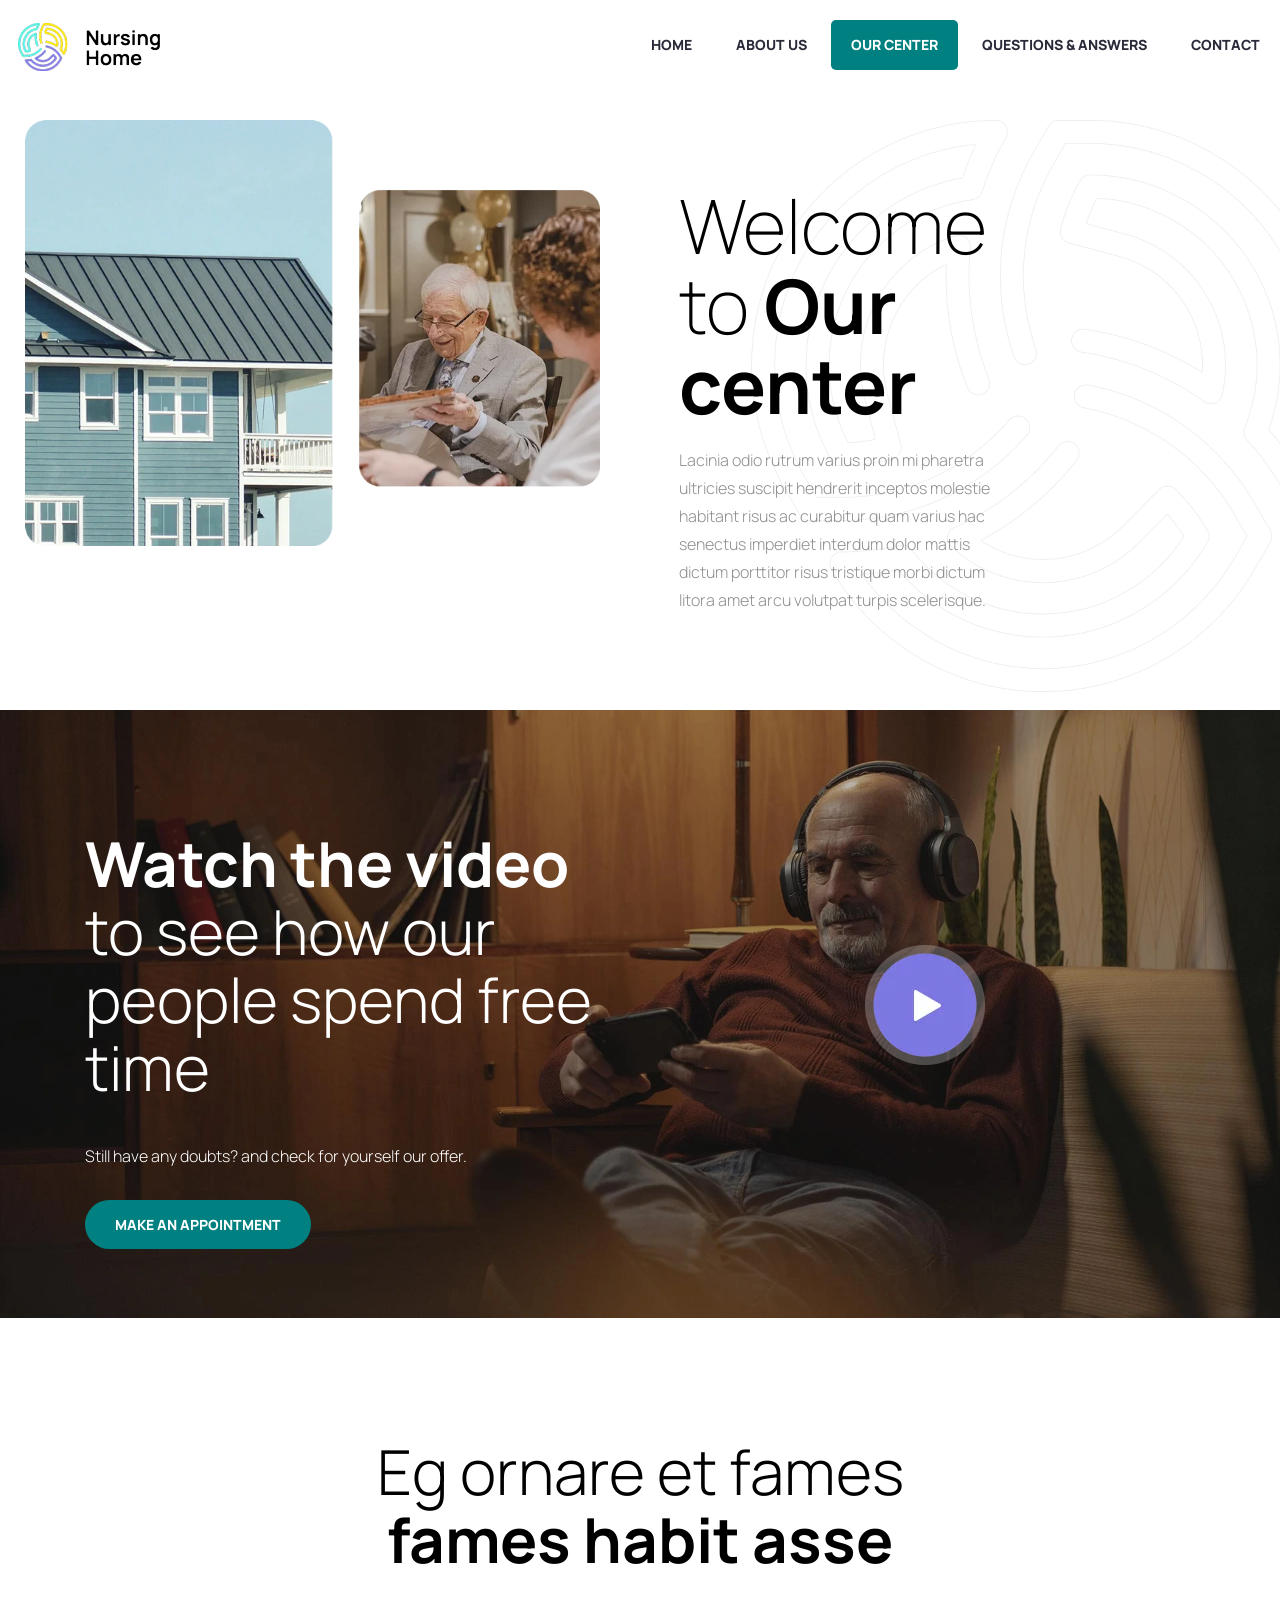
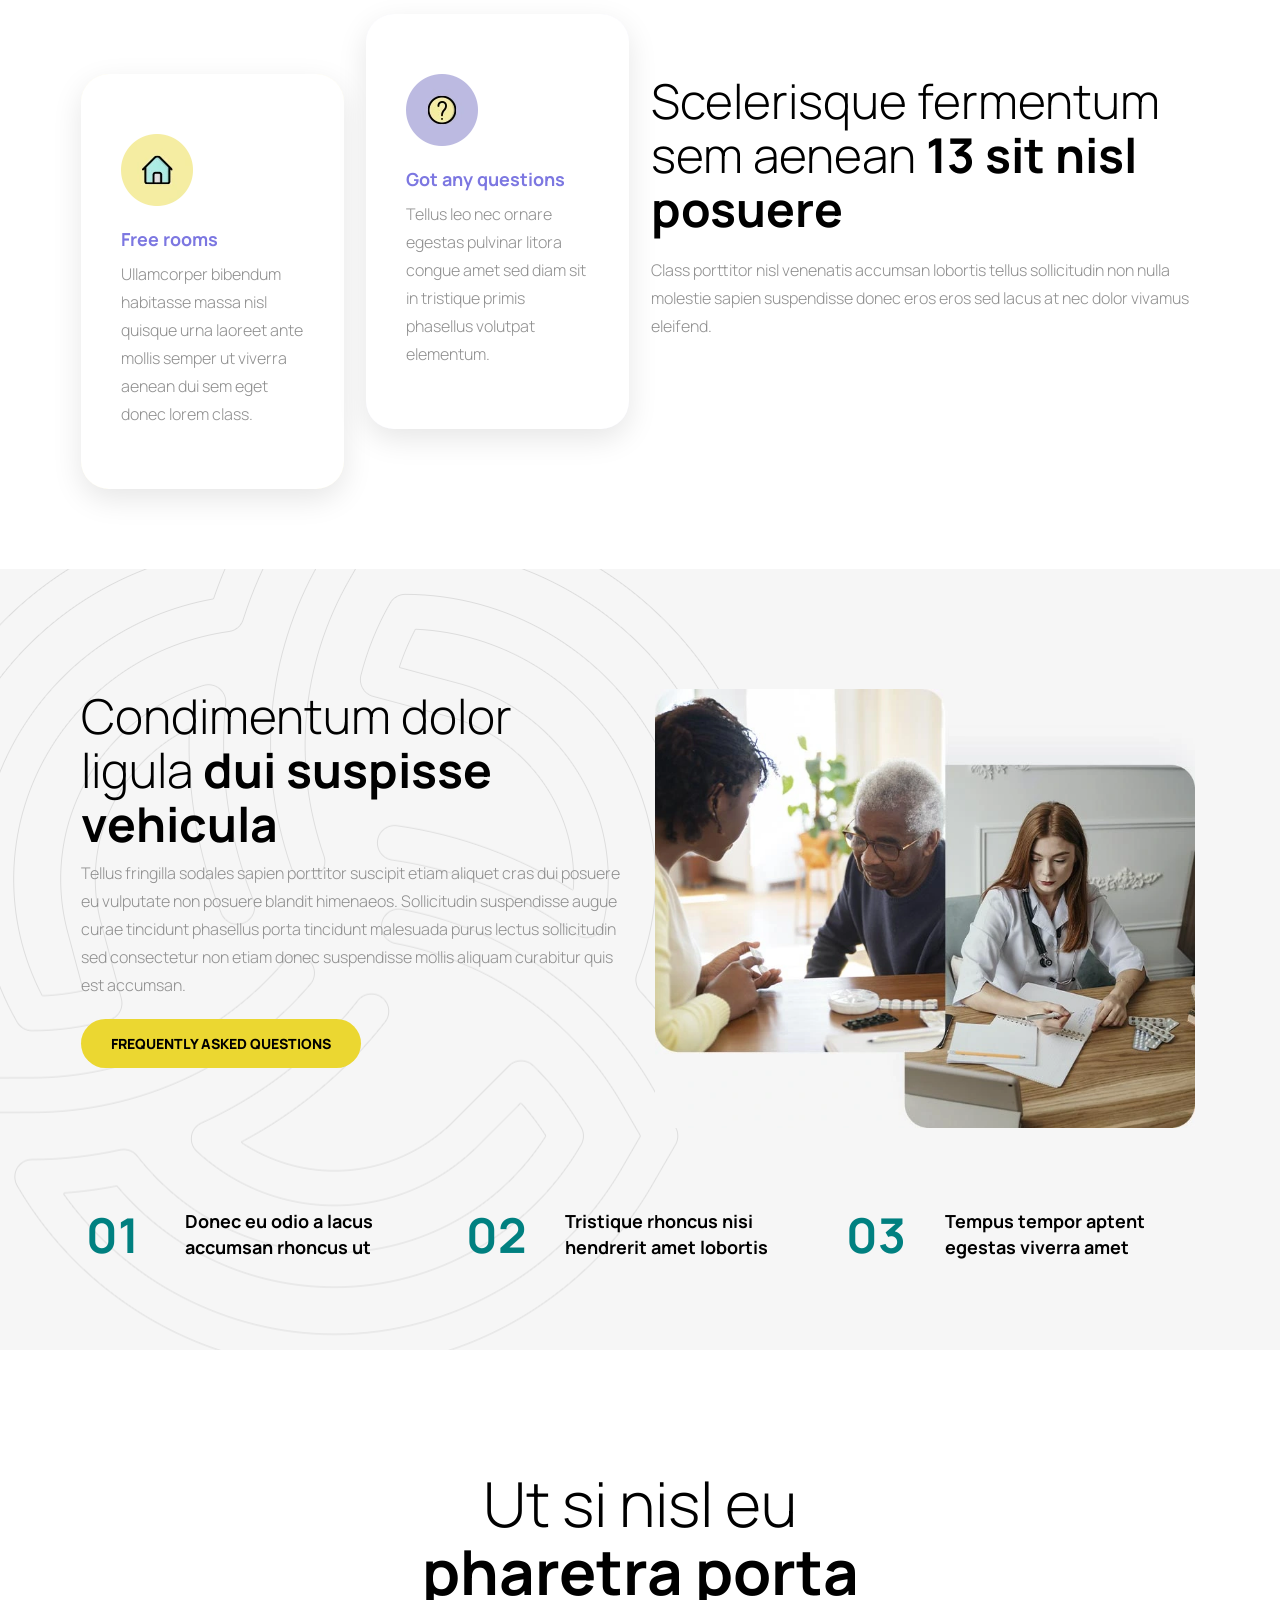
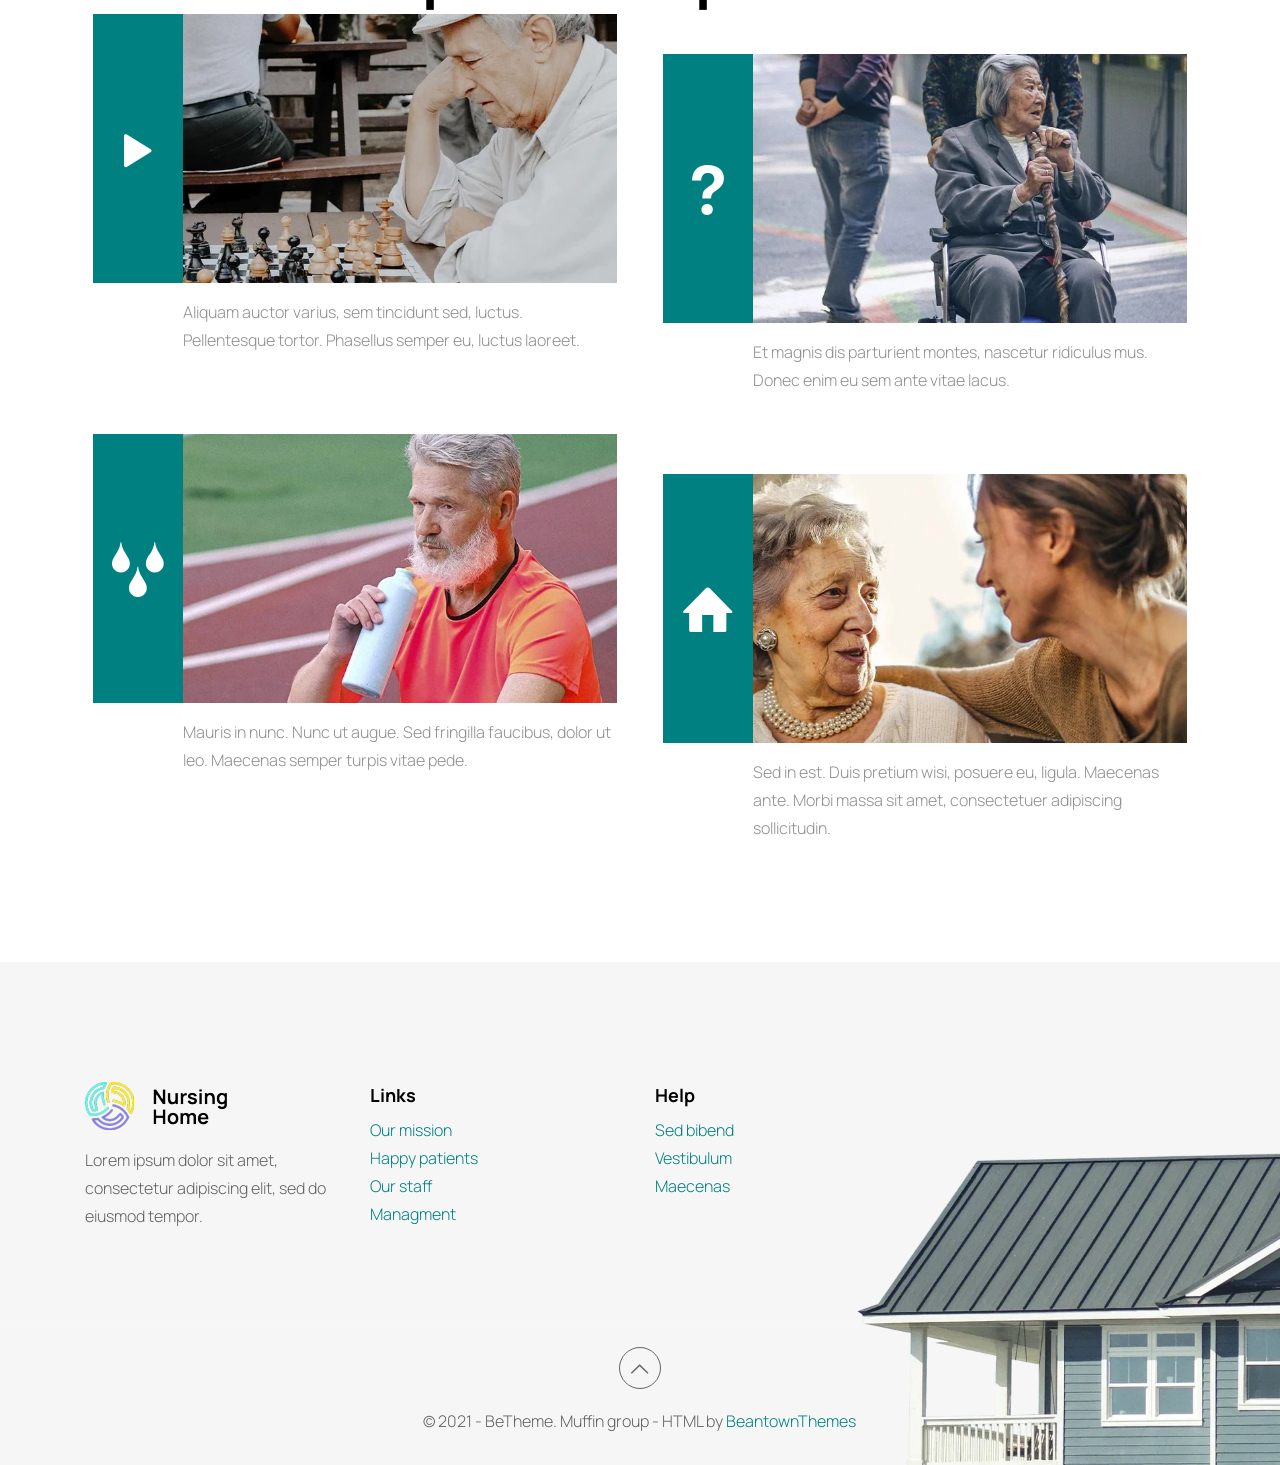
<file: content/kurnia/center.html>
<!DOCTYPE html>
<!--[if lt IE 7]><html class="no-js lt-ie10 lt-ie9 lt-ie8 lt-ie7"> <![endif]-->
<!--[if IE 7]><html class="no-js lt-ie10 lt-ie9 lt-ie8"> <![endif]-->
<!--[if IE 8]><html class="no-js lt-ie10 lt-ie9"> <![endif]-->
<!--[if IE 9]><html class="no-js lt-ie10"> <![endif]-->
<!--[if gt IE 8]><!-->
<html class="no-js">
<!--<![endif]-->

<head>
	<!-- Basic Page Needs -->
	<meta charset="utf-8">
	<title>Be</title>
	<meta name="description" content="">
	<meta name="author" content="">
	<!-- Mobile Specific Metas -->
	<meta name="viewport" content="width=device-width, initial-scale=1, maximum-scale=1">
	<!-- Favicons -->
	<link rel="shortcut icon" href="images/favicon.ico">
	<!-- FONTS -->
	<link rel='stylesheet' href='https://fonts.googleapis.com/css?family=Manrope:100,200,300,400,400italic,500,600,700,700italic,900'>
	<link rel='stylesheet' href='https://fonts.googleapis.com/css?family=Montserrat:100,200,300,400,400italic,500,600,700,700italic,900'>
	<!-- Bootstrap core CSS -->
	<link href="../../css/bootstrap.min.css" rel="stylesheet">
	<!--CSS -->
	<link rel='stylesheet' href='css/structure.css'>
	<link rel='stylesheet' href='css/nursinghome.css'> </head>

<body class=" page style-simple button-custom layout-full-width no-content-padding no-shadows header-classic header-fw sticky-header sticky-tb-color ab-hide subheader-both-center menu-highlight menuo-right menuo-no-borders footer-copy-center mobile-tb-center mobile-side-slide mobile-mini-mr-ll tablet-sticky mobile-header-mini mobile-sticky be-page-16">
	<div id="Wrapper">
		<div id="Header_wrapper">
			<header id="Header">
				<div id="Top_bar">
					<div class="row">
						<div class="column one">
							<div class="top_bar_left clearfix">
								<div class="logo">
									<a id="logo" href="../../index-nursinghome.html" title="Nursinghome - Betheme" data-height="60" data-padding="15"><img class="logo-main scale-with-grid" src="images/nursinghome.webp" data-retina="images/retina-nursinghome.webp" data-height="48" alt="nursinghome" /><img class="logo-sticky scale-with-grid" src="images/nursinghome.webp" data-retina="images/retina-nursinghome.webp" data-height="48" alt="nursinghome" /><img class="logo-mobile scale-with-grid" src="images/nursinghome.webp" data-retina="images/retina-nursinghome.webp" data-height="48" alt="nursinghome" /><img class="logo-mobile-sticky scale-with-grid" src="images/nursinghome.webp" data-retina="images/retina-nursinghome.webp" data-height="48" alt="nursinghome" /></a>
								</div>
								<div class="menu_wrapper">
									<nav id="menu">
										<ul id="menu-main-menu" class="menu menu-main">
											<li> <a href="../../index-nursinghome.html"><span>HOME</span></a> </li>
											<li> <a href="about.html"><span>ABOUT US</span></a> </li>
											<li class="current-menu-item"> <a href="center.html"><span>OUR CENTER</span></a> </li>
											<li> <a href="QA.html"><span>QUESTIONS &#038; ANSWERS</span></a> </li>
											<li> <a href="contact.html"><span>CONTACT</span></a> </li>
										</ul>
									</nav><a class="responsive-menu-toggle" href="#" aria-label="Mobile menu"><i class="icon-menu-fine" aria-hidden="true"></i></a> </div>
							</div>
						</div>
					</div>
				</div>
			</header>
		</div>
		<div id="Content">
			<div class="section mcb-section equal-height-wrap full-width bg-contain" style="padding-bottom:80px;background-image:url(images/nursinghome-section-bg1.webp);background-repeat:no-repeat;background-position:right top">
				<div class="row">
					<div class="col-md-6 valign-middle clearfix" data-col="one-second" style="padding:0 40px">
						<div class="image_frame image_item no_link scale-with-grid text-right no_border">
							<div class="image_wrapper"><img src="images/nursinghome-ourcenter-pic1.webp" alt="nursinghome-ourcenter-pic1" width="780" height="578" /> </div>
						</div>
					</div>
					<div class="col-md-5" data-col="two-fifth" style="padding:5% 3% 0">
						<div class="row">
							<div class="col-md-9">
								<div class="column_attr clearfix mobile_align_center">
									<h1>Welcome to <b>Our center</b></h1>
									<hr class="no_line" style="margin: 0 auto 20px auto" />
									<p> Lacinia odio rutrum varius proin mi pharetra ultricies suscipit hendrerit inceptos molestie habitant risus ac curabitur quam varius hac senectus imperdiet interdum dolor mattis dictum porttitor risus tristique morbi dictum litora amet arcu volutpat turpis scelerisque. </p>
								</div>
							</div>
						</div>
					</div>
				</div>
			</div>
			<div class="section mcb-section equal-height-wrap bg-cover" style="padding-top:120px;padding-bottom:80px;background-image:url(images/nursinghome-section-bg3.webp);background-repeat:no-repeat;background-position:center top">
				<div class="container">
					<div class="row">
						<div class="col-md-6 valign-top clearfix" data-col="one-second">
							<div class="row">
								<div class="col-12">
									<div class="column_attr clearfix mobile_align_center">
										<h2 style="color: #FFF;"><b>Watch the video</b>
														<br>
														to see how our people spend free time</h2>
										<hr class="no_line" style="margin: 0 auto 40px auto" /> </div>
								</div>
								<div class="col-12">
									<div class="column_attr clearfix mobile_align_center">
										<p style="color: #FFF;"> Still have any doubts? <span class="tooltip tooltip-txt" data-tooltip="The meeting is non-binding and cash free.">Make an appoitment</span> and check for yourself our offer. </p>
										<hr class="no_line" style="margin: 0 auto 40px auto" /> </div>
								</div>
								<div class="col-12">
									<div class="column_attr clearfix mobile_align_center"> <a class="button button_size_2 button_theme" href="contact.html"><span class="button_label">MAKE AN APPOINTMENT</span></a> </div>
								</div>
							</div>
						</div>
						<div class="col-md-6 valign-middle clearfix" style="padding:10% 0 0" data-col="one-second">
							<div class="hover_box">
								<a href="https://www.youtube.com/watch?v=2GonstCjvkY" rel="prettyphoto">
									<div class="hover_box_wrapper"><img class="visible_photo scale-with-grid" src="images/nursinghome-home-iconplay.webp" /><img class="hidden_photo scale-with-grid" src="images/nursinghome-home-iconplay2.webp" /> </div>
								</a>
							</div>
						</div>
					</div>
				</div>
			</div>
			<div class="section mcb-section container" style="padding-top:120px;padding-bottom:80px">
				<div class="row">
					<div class="col-12" data-col="one">
						<div class="row">
							<div class="col-md-3 column_placeholder">
								<div class="placeholder"> &nbsp; </div>
							</div>
							<div class="col-md-6">
								<div class="column_attr clearfix text-center">
									<h2>Eg ornare et fames <b>fames habit asse</b></h2>
									<hr class="no_line" style="margin: 0 auto 40px auto" /> </div>
							</div>
						</div>
					</div>
					<div class="col-md-3" data-col="one-fourth" style="padding:0 1%">
						<hr class="no_line" style="margin: 0 auto 60px auto" />
						<div class="hover_color align_" style="background-color:#fffbe2;border-radius: 28px; box-shadow: 0px 10px 30px 0px rgba(0,0,0,0.1); overflow: hidden;" ontouchstart="this.classList.toggle('hover');">
							<div class="hover_color_bg" style="background-color:#fff;border-width:2px;">
								<a href="center.html">
									<div class="hover_color_wrapper" style="padding:60px 40px 45px;"><img class="scale-with-grid" src="images/nursinghome-home-icon2.webp" />
										<hr class="no_line" style="margin: 0 auto 20px auto" />
										<h5 style="color: #7c77e1">Free rooms </h5>
										<p style="color: #8f8f8f;"> Ullamcorper bibendum habitasse massa nisl quisque urna laoreet ante mollis semper ut viverra aenean dui sem eget donec lorem class. </p>
										<hr class="no_line" style="margin: 0 auto 10px auto" /> <span class="single_icon themecolor"><i style="font-size:25px;line-height:25px;" class="fas fa-arrow-right
																	"></i></span> </div>
								</a>
							</div>
						</div>
					</div>
					<div class="col-md-3" data-col="one-fourth" style="padding:0 1%">
						<div class="hover_color align_" style="background-color:#f2f1fe;border-radius: 28px; box-shadow: 0px 10px 30px 0px rgba(0,0,0,0.1); overflow: hidden;" ontouchstart="this.classList.toggle('hover');">
							<div class="hover_color_bg" style="background-color:#fff;border-width:2px;">
								<a href="QA.html">
									<div class="hover_color_wrapper" style="padding:60px 40px 45px;"><img class="scale-with-grid" src="images/nursinghome-home-icon3.webp" />
										<hr class="no_line" style="margin: 0 auto 20px auto" />
										<h5 style="color: #7c77e1">Got any questions</h5>
										<p style="color: #8f8f8f;"> Tellus leo nec ornare egestas pulvinar litora congue amet sed diam sit in tristique primis phasellus volutpat elementum. </p>
										<hr class="no_line" style="margin: 0 auto 10px auto" /> <span class="single_icon themecolor"><i style="font-size:25px;line-height:25px;" class="fas fa-arrow-right
																	"></i></span> </div>
								</a>
							</div>
						</div>
					</div>
					<div class="col-md-6 valign-top clearfix" data-col="one-second" style="padding:0 1%">
						<hr class="no_line" style="margin: 0 auto 60px auto" />
						<div class="column_attr clearfix mobile_align_center">
							<h3>Scelerisque fermentum sem aenean <b><span class="counter-inline animate-math"><span class="number" data-to="52">52</span></span> sit nisl posuere</b></h3>
							<hr class="no_line" style="margin: 0 auto 20px auto" />
							<p> Class porttitor nisl venenatis accumsan lobortis tellus sollicitudin non nulla molestie sapien suspendisse donec eros eros sed lacus at nec dolor vivamus eleifend. </p>
						</div>
					</div>
				</div>
			</div>
			<div class="section mcb-section" style="padding-top:120px;padding-bottom:80px;background-color:#f6f6f6;background-image:url(images/nursinghome-section-bg5.webp);background-repeat:no-repeat;background-position:left top">
				<div class="container">
					<div class="row">
						<div class="col-md-6 valign-top clearfix" data-col="one-second" style="padding:0 1%">
							<div class="column_attr clearfix mobile_align_center">
								<h3>Condimentum dolor ligula <b>dui suspisse vehicula</b></h3>
								<p> Tellus fringilla sodales sapien porttitor suscipit etiam aliquet cras dui posuere eu vulputate non posuere blandit himenaeos. Sollicitudin suspendisse augue curae tincidunt phasellus porta tincidunt malesuada purus lectus sollicitudin sed consectetur non etiam donec suspendisse mollis aliquam curabitur quis est accumsan. </p>
								<hr class="no_line" style="margin: 0 auto 30px auto" /> <a class="button button_size_2" href="QA.html"><span class="button_label">FREQUENTLY ASKED QUESTIONS</span></a> </div>
						</div>
						<div class="col-md-6 valign-top clearfix" data-col="one-second">
							<div class="image_frame image_item no_link scale-with-grid no_border">
								<div class="image_wrapper"><img class="scale-with-grid" src="images/nursinghome-ourcenter-pic2.webp" alt="nursinghome-ourcenter-pic2" width="780" height="635" /> </div>
							</div>
						</div>
						<div class="col-12" data-col="one">
							<hr class="no_line" style="margin: 0 auto 80px auto" /> </div>
						<div class="col-md-4" data-col="one-third">
							<div class="row">
								<div class="col-md-3 column_column">
									<div class="column_attr clearfix mobile_align_center animate" data-anim-type="bounceIn" style="padding:0 5% 0 2%;">
										<h3 class="themecolor"><b>01</b></h3> </div>
								</div>
								<div class="col-md-9">
									<div class="column_attr clearfix mobile_align_center" style="padding:0 5% 0 2%;">
										<h5>Donec eu odio a lacus accumsan rhoncus ut</h5> </div>
								</div>
							</div>
						</div>
						<div class="col-md-4" data-col="one-third">
							<div class="row">
								<div class="col-md-3 column_column">
									<div class="column_attr clearfix mobile_align_center animate" data-anim-type="bounceIn" style="padding:0 5% 0 2%;">
										<h3 class="themecolor"><b>02</b></h3> </div>
								</div>
								<div class="col-md-9">
									<div class="column_attr clearfix mobile_align_center" style="padding:0 5% 0 2%;">
										<h5>Tristique rhoncus nisi hendrerit amet lobortis</h5> </div>
								</div>
							</div>
						</div>
						<div class="col-md-4" data-col="one-third">
							<div class="row">
								<div class="col-md-3 column_column">
									<div class="column_attr clearfix mobile_align_center animate" data-anim-type="bounceIn" style="padding:0 5% 0 2%;">
										<h3 class="themecolor"><b>03</b></h3> </div>
								</div>
								<div class="col-md-9">
									<div class="column_attr clearfix mobile_align_center" style="padding:0 5% 0 2%;">
										<h5>Tempus tempor aptent egestas viverra amet</h5> </div>
								</div>
							</div>
						</div>
					</div>
				</div>
			</div>
			<div class="section mcb-section container" style="padding-top:120px;padding-bottom:120px">
				<div class="row">
					<div class="col-12" data-col="one">
						<div class="row">
							<div class="col-md-3 column_placeholder">
								<div class="placeholder"> &nbsp; </div>
							</div>
							<div class="col-md-6">
								<div class="column_attr clearfix text-center">
									<h2>Ut si nisl eu
														<br/>
														<b>pharetra porta</b></h2> </div>
							</div>
						</div>
					</div>
					<div class="col-md-6 column-margin-0px valign-top clearfix" data-col="one-second" style="padding:0 2%">
						<div class="flat_box">
							<div class="photo_wrapper">
								<div class="icon themebg"> <i class="icon-play"></i> </div><img class="photo scale-with-grid" src="images/nursinghome-ourcenter-pic4.webp" /> </div>
							<div class="desc_wrapper">
								<div class="desc"> Aliquam auctor varius, sem tincidunt sed, luctus. Pellentesque tortor. Phasellus semper eu, luctus laoreet. </div>
							</div>
						</div>
					</div>
					<div class="col-md-6 column-margin-0px valign-top clearfix" data-col="one-second" style="padding:0 2%">
						<hr class="no_line" style="margin: 0 auto 40px auto" />
						<div class="flat_box">
							<div class="photo_wrapper">
								<div class="icon themebg"> <i class="icon-help"></i> </div><img class="photo scale-with-grid" src="images/nursinghome-ourcenter-pic5.webp" /> </div>
							<div class="desc_wrapper">
								<div class="desc"> Et magnis dis parturient montes, nascetur ridiculus mus. Donec enim eu sem ante vitae lacus. </div>
							</div>
						</div>
						<hr class="no_line" style="margin: 0 auto 40px auto" /> </div>
					<div class="col-md-6 column-margin-0px valign-top clearfix" data-col="one-second" style="padding:0 2%">
						<div class="flat_box">
							<div class="photo_wrapper">
								<div class="icon themebg"> <i class="icon-water"></i> </div><img class="photo scale-with-grid" src="images/nursinghome-ourcenter-pic6.webp" /> </div>
							<div class="desc_wrapper">
								<div class="desc"> Mauris in nunc. Nunc ut augue. Sed fringilla faucibus, dolor ut leo. Maecenas semper turpis vitae pede. </div>
							</div>
						</div>
					</div>
					<div class="col-md-6 column-margin-0px valign-top clearfix" data-col="one-second" style="padding:0 2%">
						<hr class="no_line" style="margin: 0 auto 40px auto" />
						<div class="flat_box">
							<div class="photo_wrapper">
								<div class="icon themebg"> <i class="icon-home"></i> </div><img class="photo scale-with-grid" src="images/nursinghome-ourcenter-pic7.webp" /> </div>
							<div class="desc_wrapper">
								<div class="desc"> Sed in est. Duis pretium wisi, posuere eu, ligula. Maecenas ante. Morbi massa sit amet, consectetuer adipiscing sollicitudin. </div>
							</div>
						</div>
					</div>
				</div>
			</div>
		</div>
		<footer id="Footer" class="clearfix">
			<div class="container">
				<div class="row">
					<div class="col-12">
						<hr class="no_line" style="margin:0 auto 120px"> </div>
					<div class="col-md-3">
						<figure class="wp-block-image size-full wp-image-21"><img loading="lazy" width="142" height="48" src="images/nursinghome.webp" class="wp-image-150" /> </figure>
						<p> Lorem ipsum dolor sit amet, consectetur adipiscing elit, sed do eiusmod tempor. </p>
					</div>
					<div class="col-md-3">
						<h5>Links</h5> <a href="#">Our mission</a>
						<br> <a href="#">Happy patients</a>
						<br> <a href="#">Our staff</a>
						<br> <a href="#">Managment</a> </p>
					</div>
					<div class="col-md-3">
						<h5>Help</h5>
						<p> <a href="#">Sed bibend</a>
							<br> <a href="#">Vestibulum</a>
							<br> <a href="#">Maecenas</a> </p>
					</div>
					<div class="col-12">
						<hr class="no_line" style="margin:0 auto 80px"> </div>
				</div>
			</div>
			<div class="footer_copy">
				<div class="container">
					<div class="column one"> <a id="back_to_top" class="footer_button" href="#"><i class="icon-up-open-big"></i></a>
						<div class="copyright"> &copy; 2021 - BeTheme. Muffin group - HTML by <a target="_blank" rel="nofollow" href="https://1.envato.market/9ZxXY">BeantownThemes</a> </div>
					</div>
				</div>
			</div>
		</footer>
	</div>
	<div id="Side_slide" class="right light" data-width="250">
		<div class="close-wrapper"> <a href="#" class="close"><i class="icon-cancel-fine"></i></a> </div>
		<div class="extras">
			<div class="extras-wrapper"></div>
		</div>
		<div class="menu_wrapper"></div>
	</div>
	<div id="body_overlay"></div>
	<!-- JS -->
	<script src="../../js/jquery-3.6.0.min.js"></script>
	<script src="../../js/jquery-migrate-3.4.0.min.js"></script>
	<script src="../../js/mfn.menu.js"></script>
	<script src="../../js/jquery.plugins.js"></script>
	<script src="../../js/jquery.jplayer.min.js"></script>
	<script src="../../js/animations/animations.js"></script>
	<script src="../../js/translate3d.js"></script>
	<script src="../../js/scripts.js"></script>
</body>

</html>
</file>
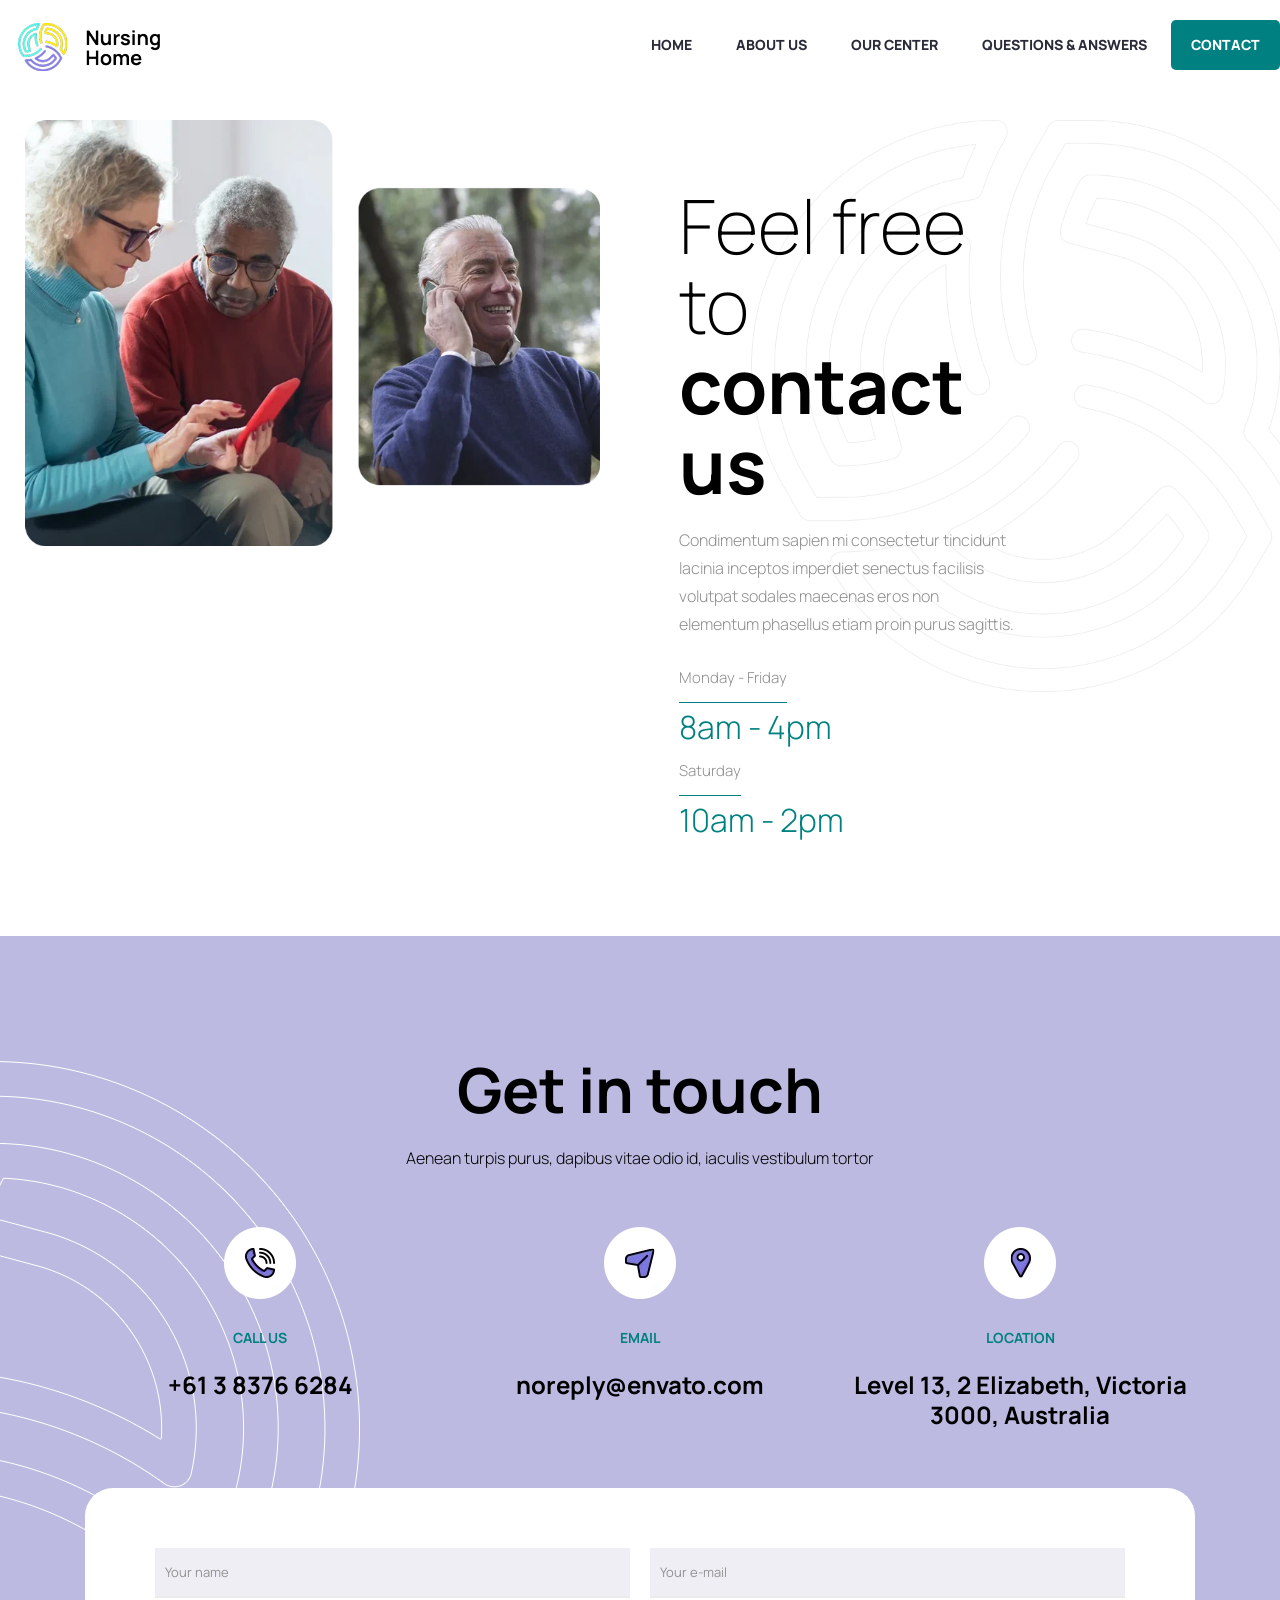
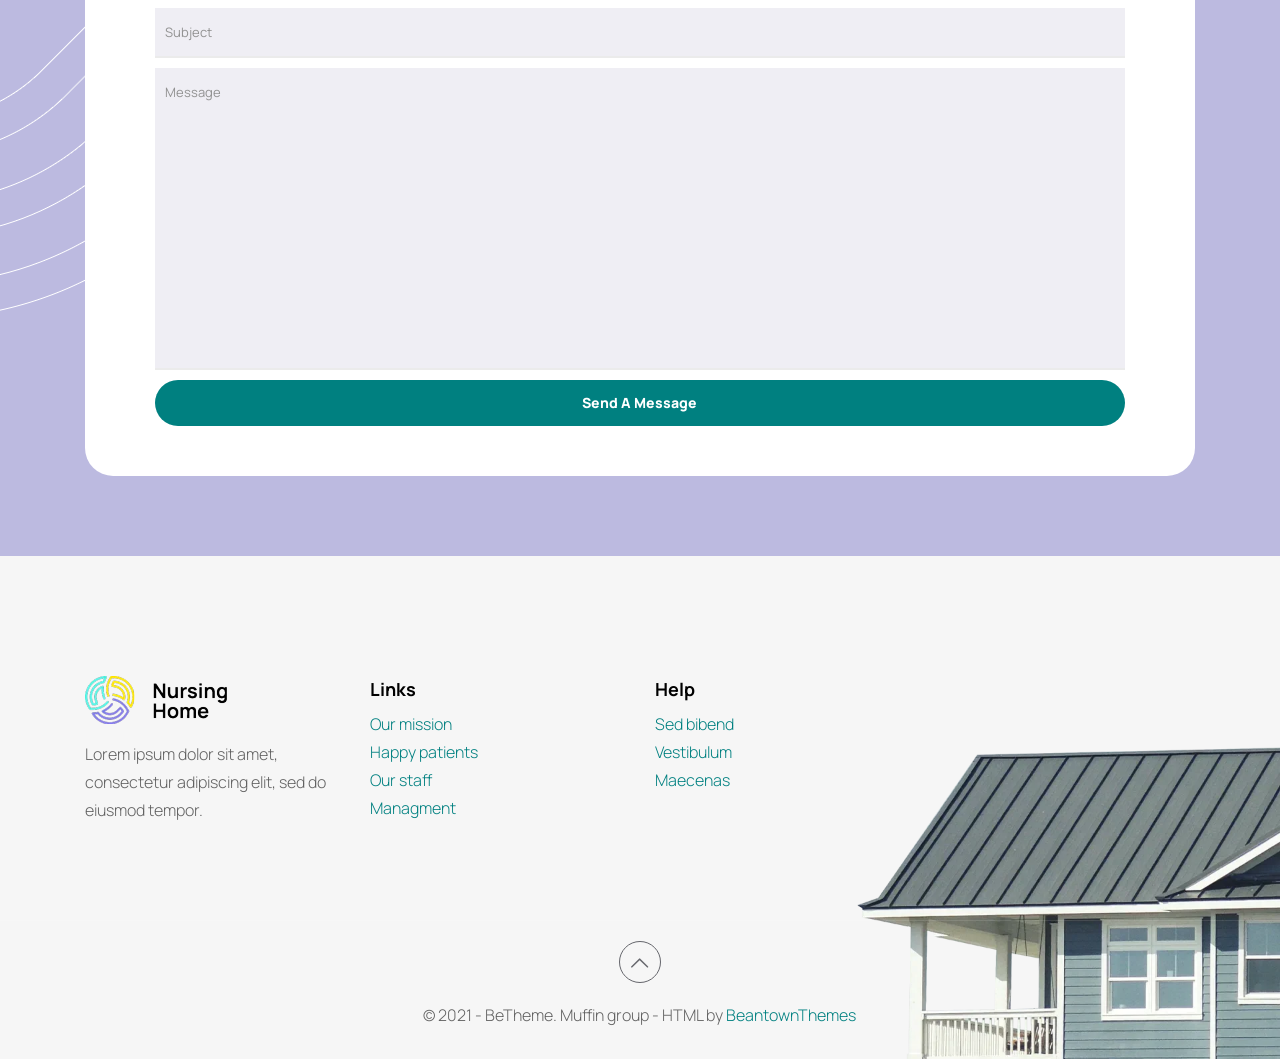
<file: content/kurnia/contact.html>
<!DOCTYPE html>
<!--[if lt IE 7]><html class="no-js lt-ie10 lt-ie9 lt-ie8 lt-ie7"> <![endif]-->
<!--[if IE 7]><html class="no-js lt-ie10 lt-ie9 lt-ie8"> <![endif]-->
<!--[if IE 8]><html class="no-js lt-ie10 lt-ie9"> <![endif]-->
<!--[if IE 9]><html class="no-js lt-ie10"> <![endif]-->
<!--[if gt IE 8]><!-->
<html class="no-js">
<!--<![endif]-->

<head>
	<!-- Basic Page Needs -->
	<meta charset="utf-8">
	<title>Be</title>
	<meta name="description" content="">
	<meta name="author" content="">
	<!-- Mobile Specific Metas -->
	<meta name="viewport" content="width=device-width, initial-scale=1, maximum-scale=1">
	<!-- Favicons -->
	<link rel="shortcut icon" href="images/favicon.ico">
	<!-- FONTS -->
	<link rel='stylesheet' href='https://fonts.googleapis.com/css?family=Manrope:100,200,300,400,400italic,500,600,700,700italic,900'>
	<link rel='stylesheet' href='https://fonts.googleapis.com/css?family=Montserrat:100,200,300,400,400italic,500,600,700,700italic,900'>
	<!-- Bootstrap core CSS -->
	<link href="../../css/bootstrap.min.css" rel="stylesheet">
	<!--CSS -->
	<link rel='stylesheet' href='css/structure.css'>
	<link rel='stylesheet' href='css/nursinghome.css'> </head>

<body class=" page style-simple button-custom layout-full-width no-content-padding no-shadows header-classic header-fw sticky-header sticky-tb-color ab-hide subheader-both-center menu-highlight menuo-right menuo-no-borders footer-copy-center mobile-tb-center mobile-side-slide mobile-mini-mr-ll tablet-sticky mobile-header-mini mobile-sticky be-page-19">
	<div id="Wrapper">
		<div id="Header_wrapper">
			<header id="Header">
				<div id="Top_bar">
					<div class="row">
						<div class="column one">
							<div class="top_bar_left clearfix">
								<div class="logo">
									<a id="logo" href="../../index-nursinghome.html" title="Nursinghome - Betheme" data-height="60" data-padding="15"><img class="logo-main scale-with-grid" src="images/nursinghome.webp" data-retina="images/retina-nursinghome.webp" data-height="48" alt="nursinghome" /><img class="logo-sticky scale-with-grid" src="images/nursinghome.webp" data-retina="images/retina-nursinghome.webp" data-height="48" alt="nursinghome" /><img class="logo-mobile scale-with-grid" src="images/nursinghome.webp" data-retina="images/retina-nursinghome.webp" data-height="48" alt="nursinghome" /><img class="logo-mobile-sticky scale-with-grid" src="images/nursinghome.webp" data-retina="images/retina-nursinghome.webp" data-height="48" alt="nursinghome" /></a>
								</div>
								<div class="menu_wrapper">
									<nav id="menu">
										<ul id="menu-main-menu" class="menu menu-main">
											<li> <a href="../../index-nursinghome.html"><span>HOME</span></a> </li>
											<li> <a href="about.html"><span>ABOUT US</span></a> </li>
											<li> <a href="center.html"><span>OUR CENTER</span></a> </li>
											<li> <a href="QA.html"><span>QUESTIONS &#038; ANSWERS</span></a> </li>
											<li class="current-menu-item"> <a href="contact.html"><span>CONTACT</span></a> </li>
										</ul>
									</nav><a class="responsive-menu-toggle" href="#" aria-label="Mobile menu"><i class="icon-menu-fine" aria-hidden="true"></i></a> </div>
							</div>
						</div>
					</div>
				</div>
			</header>
		</div>
		<div id="Content">
			<div class="section mcb-section equal-height-wrap full-width bg-contain" style="padding-bottom:80px;background-image:url(images/nursinghome-section-bg1.webp);background-repeat:no-repeat;background-position:right top">
				<div class="row">
					<div class="col-md-6 valign-middle clearfix" data-col="one-second" style="padding:0 40px">
						<div class="image_frame image_item no_link scale-with-grid text-right no_border">
							<div class="image_wrapper"><img src="images/nursinghome-contact-pic1.webp" alt="nursinghome-contact-pic1" width="780" height="578" /> </div>
						</div>
					</div>
					<div class="col-md-5" data-col="two-fifth" style="padding:5% 3% 0 ">
						<div class="row">
							<div class="col-md-9">
								<h1>Feel free to <b>contact us</b></h1>
								<hr class="no_line" style="margin: 0 auto 20px auto" />
								<p> Condimentum sapien mi consectetur tincidunt lacinia inceptos imperdiet senectus facilisis volutpat sodales maecenas eros non elementum phasellus etiam proin purus sagittis. </p>
							</div>
							<div class="col-md-9">
								<div class="opening_hours">
									<div class="opening_hours_wrapper"> <span class="ohw-desc"></span>
										<ul>
											<li>
												<label>Monday - Friday</label>
												<br/><span>8am - 4pm</span> </li>
											<li>
												<label>Saturday</label>
												<br/><span>10am - 2pm</span> </li>
										</ul>
									</div>
								</div>
							</div>
						</div>
					</div>
				</div>
			</div>
			<div class="section mcb-section" style="padding-top:120px;padding-bottom:80px;background-color:#bcbae0;background-image:url(images/nursinghome-section-bg4.webp);background-repeat:no-repeat;background-position:left top">
				<div class="container">
					<div class="row" data-col="one">
						<div class="col-12">
							<div class="column_attr clearfix align_center">
								<h2><b>Get in touch</b></h2>
								<hr class="no_line" style="margin: 0 auto 20px auto" />
								<p style="color: #000;"> Aenean turpis purus, dapibus vitae odio id, iaculis vestibulum tortor </p>
								<hr class="no_line" style="margin: 0 auto 40px auto" /> </div>
						</div>
						<div class="col-md-4 column_icon_box">
							<div class="icon_box icon_position_top no_border">
								<div class="image_wrapper"><img src="images/nursinghome-contact-icon1.webp" class="scale-with-grid" /> </div>
								<div class="desc_wrapper">
									<h6 class="title">CALL US</h6>
									<div class="desc">
										<h4><a href="tel:+61 3 8376 6284">+61 3 8376 6284</a></h4> </div>
								</div>
							</div>
						</div>
						<div class="col-md-4 column_icon_box">
							<div class="icon_box icon_position_top no_border">
								<div class="image_wrapper"><img src="images/nursinghome-contact-icon2.webp" class="scale-with-grid" /> </div>
								<div class="desc_wrapper">
									<h6 class="title">EMAIL</h6>
									<div class="desc">
										<h4><a href="#"><span>noreply@envato.com</span></a></h4> </div>
								</div>
							</div>
						</div>
						<div class="col-md-4 column_icon_box">
							<div class="icon_box icon_position_top no_border">
								<div class="image_wrapper"><img src="images/nursinghome-contact-icon3.webp" class="scale-with-grid" /> </div>
								<div class="desc_wrapper">
									<h6 class="title">LOCATION</h6>
									<div class="desc">
										<h4>Level 13, 2 Elizabeth, Victoria 3000, Australia</h4> </div>
								</div>
							</div>
						</div>
						<div class="col-12">
							<hr class="no_line" style="margin: 0 auto 40px auto" /> </div>
						<div class="col-12">
							<div class="column_attr clearfix" style="background-color:#fff;padding:60px 60px 40px;border-radius: 28px;">
								<div id="contactWrapper">
									<div id="contactform">
										<form method="post" id="reused_form">
											<!-- One Second (1/2) Column -->
											<div class="column one-second">
												<input placeholder="Your name" id="name" type="text" name="Name" required maxlength="50"> </div>
											<!-- One Second (1/2) Column -->
											<div class="column one-second">
												<input placeholder="Your e-mail" id="email" type="email" name="Email" required maxlength="50"> </div>
											<div class="column one">
												<input placeholder="Subject" id="subject" type="text" name="Subject" maxlength="50"> </div>
											<div class="column one">
												<textarea placeholder="Message" id="message" name="Message" rows="10" maxlength="6000" required></textarea>
											</div>
											<div class="column one">
												<button class="button-primary" id="submit" type="submit">Send A Message</button>
											</div>
										</form>
										<div id="success_message" style="display:none">
											<h3>Submitted the form successfully!</h3>
											<p>We will get back to you soon.</p>
										</div>
										<div id="error_message" style="width:100%; height:100%; display:none;">
											<h3>Error</h3> Sorry there was an error sending your form.</div>
									</div>
								</div>
							</div>
						</div>
					</div>
				</div>
			</div>
		</div>
		<footer id="Footer" class="clearfix">
			<div class="container">
				<div class="row">
					<div class="col-12">
						<hr class="no_line" style="margin:0 auto 120px"> </div>
					<div class="col-md-3">
						<figure class="wp-block-image size-full wp-image-21"><img loading="lazy" width="142" height="48" src="images/nursinghome.webp" class="wp-image-150" /> </figure>
						<p> Lorem ipsum dolor sit amet, consectetur adipiscing elit, sed do eiusmod tempor. </p>
					</div>
					<div class="col-md-3">
						<h5>Links</h5> <a href="#">Our mission</a>
						<br> <a href="#">Happy patients</a>
						<br> <a href="#">Our staff</a>
						<br> <a href="#">Managment</a> </p>
					</div>
					<div class="col-md-3">
						<h5>Help</h5>
						<p> <a href="#">Sed bibend</a>
							<br> <a href="#">Vestibulum</a>
							<br> <a href="#">Maecenas</a> </p>
					</div>
					<div class="col-12">
						<hr class="no_line" style="margin:0 auto 80px"> </div>
				</div>
			</div>
			<div class="footer_copy">
				<div class="container">
					<div class="column one"> <a id="back_to_top" class="footer_button" href="#"><i class="icon-up-open-big"></i></a>
						<div class="copyright"> &copy; 2021 - BeTheme. Muffin group - HTML by <a target="_blank" rel="nofollow" href="https://1.envato.market/9ZxXY">BeantownThemes</a> </div>
					</div>
				</div>
			</div>
		</footer>
	</div>
	<div id="Side_slide" class="right light" data-width="250">
		<div class="close-wrapper"> <a href="#" class="close"><i class="icon-cancel-fine"></i></a> </div>
		<div class="extras">
			<div class="extras-wrapper"></div>
		</div>
		<div class="menu_wrapper"></div>
	</div>
	<div id="body_overlay"></div>
	<!-- JS -->
	<script src="../../js/jquery-3.6.0.min.js"></script>
	<script src="../../js/jquery-migrate-3.4.0.min.js"></script>
	<script src="../../js/mfn.menu.js"></script>
	<script src="../../js/jquery.plugins.js"></script>
	<script src="../../js/jquery.jplayer.min.js"></script>
	<script src="../../js/animations/animations.js"></script>
	<script src="../../js/translate3d.js"></script>
	<script src="../../js/scripts.js"></script>
</body>

</html>
</file>
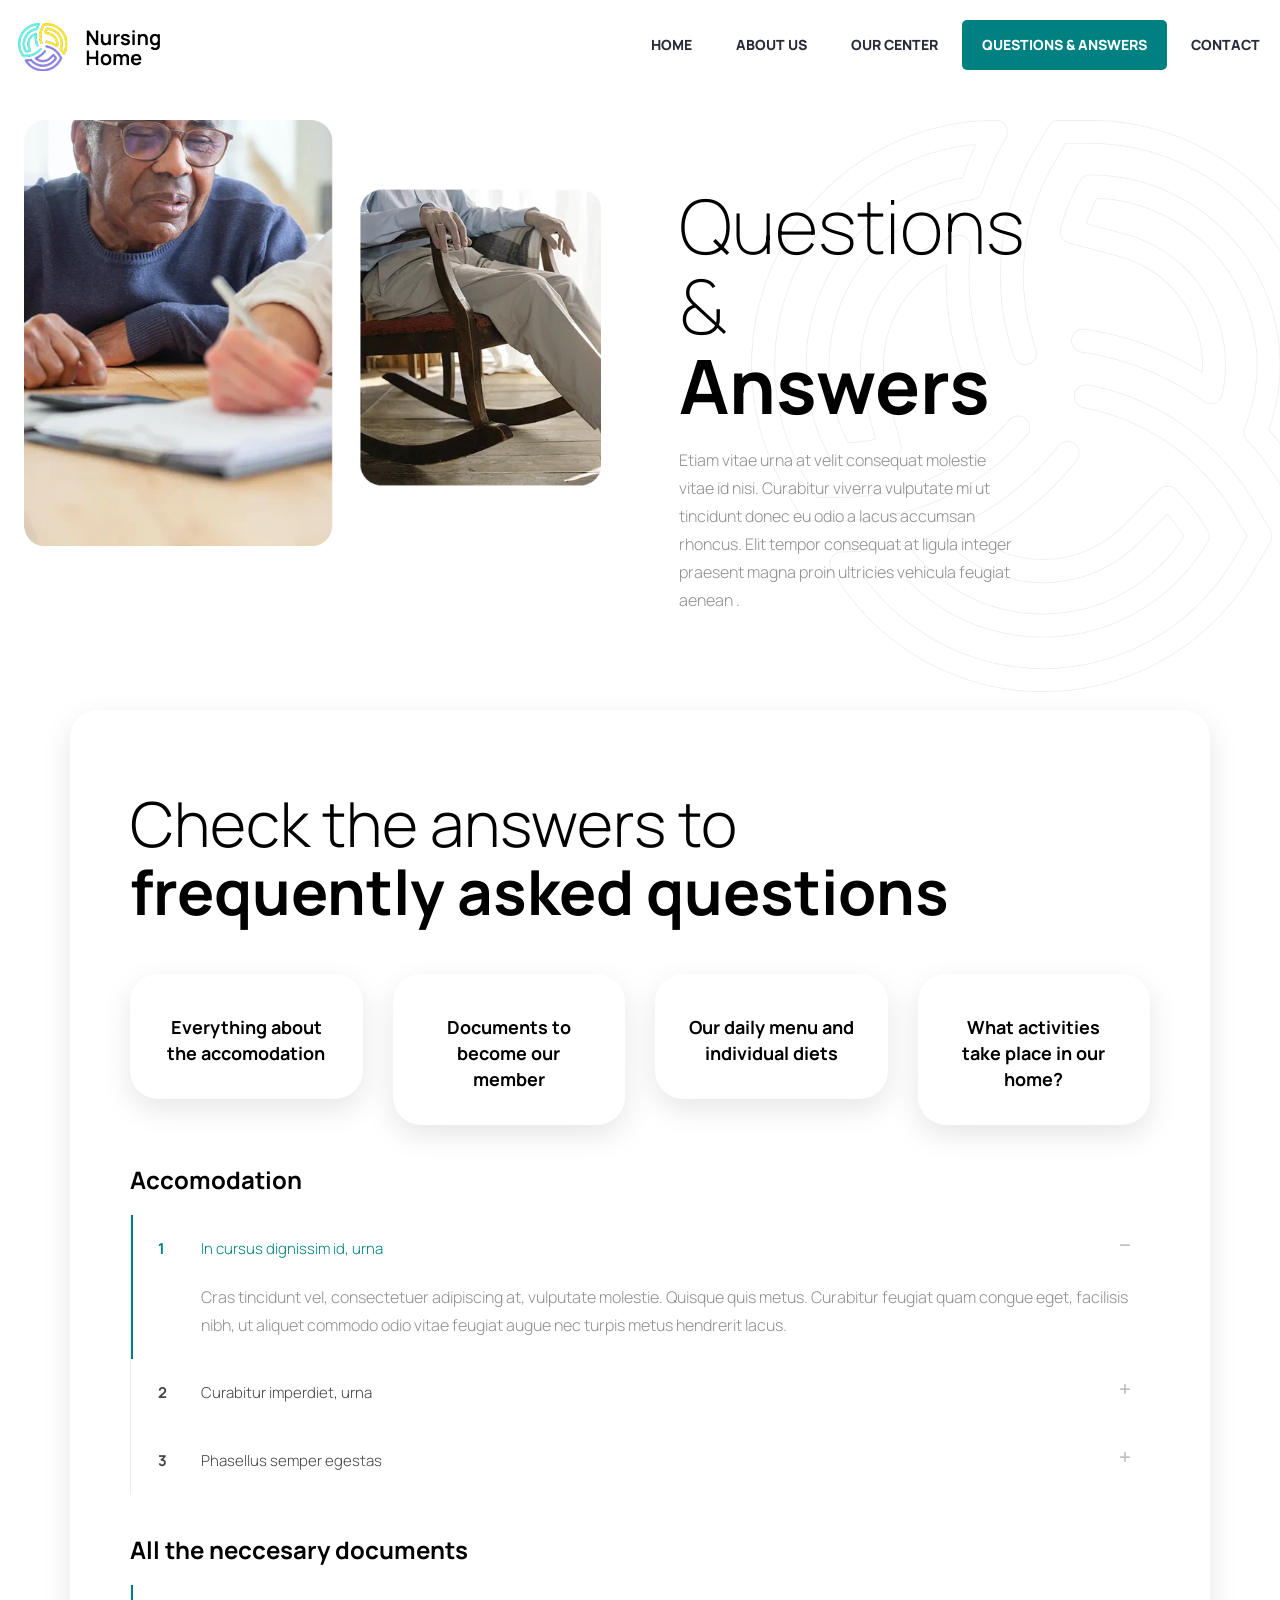
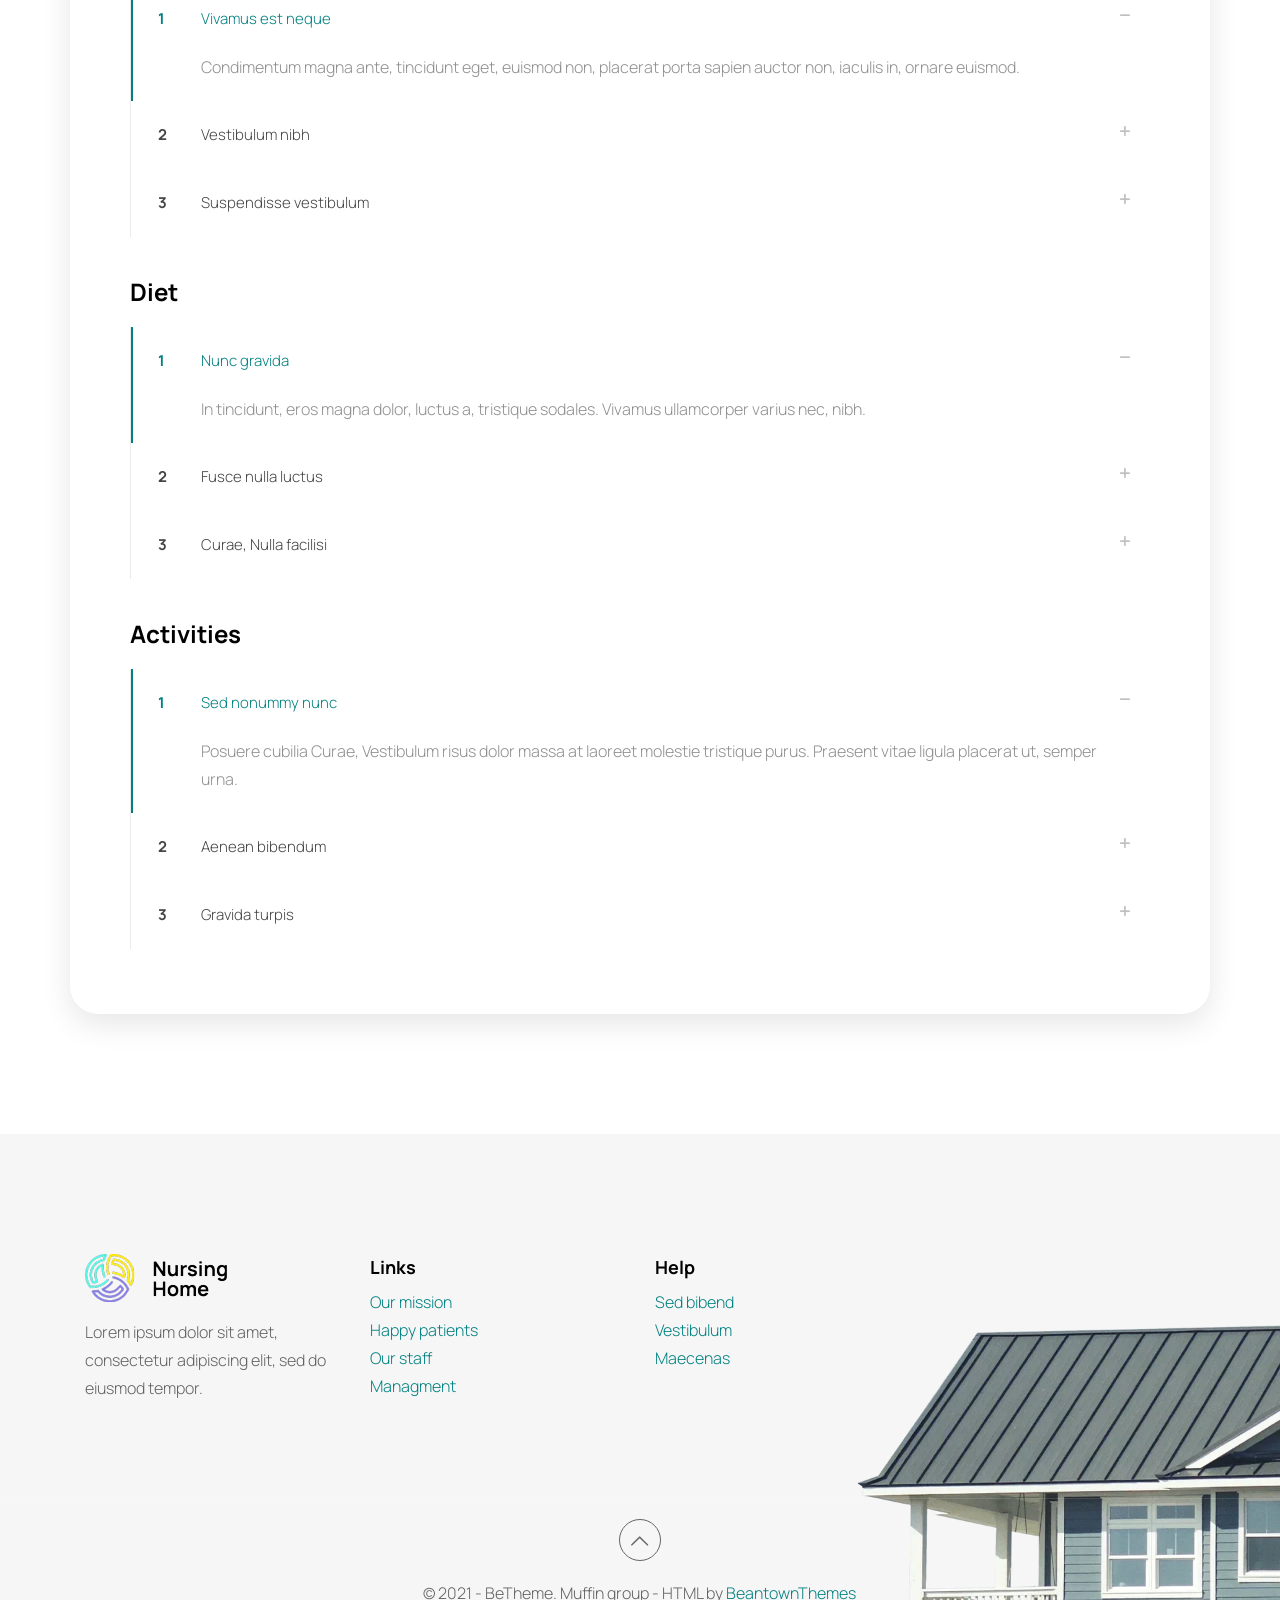
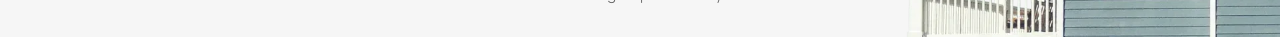
<file: content/kurnia/QA.html>
<!DOCTYPE html>
<!--[if lt IE 7]><html class="no-js lt-ie10 lt-ie9 lt-ie8 lt-ie7"> <![endif]-->
<!--[if IE 7]><html class="no-js lt-ie10 lt-ie9 lt-ie8"> <![endif]-->
<!--[if IE 8]><html class="no-js lt-ie10 lt-ie9"> <![endif]-->
<!--[if IE 9]><html class="no-js lt-ie10"> <![endif]-->
<!--[if gt IE 8]><!-->
<html class="no-js">
<!--<![endif]-->

<head>
	<!-- Basic Page Needs -->
	<meta charset="utf-8">
	<title>Be</title>
	<meta name="description" content="">
	<meta name="author" content="">
	<!-- Mobile Specific Metas -->
	<meta name="viewport" content="width=device-width, initial-scale=1, maximum-scale=1">
	<!-- Favicons -->
	<link rel="shortcut icon" href="images/favicon.ico">
	<!-- FONTS -->
	<link rel='stylesheet' href='https://fonts.googleapis.com/css?family=Manrope:100,200,300,400,400italic,500,600,700,700italic,900'>
	<link rel='stylesheet' href='https://fonts.googleapis.com/css?family=Montserrat:100,200,300,400,400italic,500,600,700,700italic,900'>
	<!-- Bootstrap core CSS -->
	<link href="../../css/bootstrap.min.css" rel="stylesheet">
	<!--CSS -->
	<link rel='stylesheet' href='css/structure.css'>
	<link rel='stylesheet' href='css/nursinghome.css'> </head>

<body class=" page style-simple button-custom layout-full-width no-content-padding no-shadows header-classic header-fw sticky-header sticky-tb-color ab-hide subheader-both-center menu-highlight menuo-right menuo-no-borders footer-copy-center mobile-tb-center mobile-side-slide mobile-mini-mr-ll tablet-sticky mobile-header-mini mobile-sticky be-page-12">
	<div id="Wrapper">
		<div id="Header_wrapper">
			<header id="Header">
				<div id="Top_bar">
					<div class="row">
						<div class="column one">
							<div class="top_bar_left clearfix">
								<div class="logo">
									<a id="logo" href="../../index-nursinghome.html" title="Nursinghome - Betheme" data-height="60" data-padding="15"><img class="logo-main scale-with-grid" src="images/nursinghome.webp" data-retina="images/retina-nursinghome.webp" data-height="48" alt="nursinghome" /><img class="logo-sticky scale-with-grid" src="images/nursinghome.webp" data-retina="images/retina-nursinghome.webp" data-height="48" alt="nursinghome" /><img class="logo-mobile scale-with-grid" src="images/nursinghome.webp" data-retina="images/retina-nursinghome.webp" data-height="48" alt="nursinghome" /><img class="logo-mobile-sticky scale-with-grid" src="images/nursinghome.webp" data-retina="images/retina-nursinghome.webp" data-height="48" alt="nursinghome" /></a>
								</div>
								<div class="menu_wrapper">
									<nav id="menu">
										<ul id="menu-main-menu" class="menu menu-main">
											<li> <a href="../../index-nursinghome.html"><span>HOME</span></a> </li>
											<li> <a href="about.html"><span>ABOUT US</span></a> </li>
											<li> <a href="center.html"><span>OUR CENTER</span></a> </li>
											<li class="current-menu-item"> <a href="questionsanswers.html"><span>QUESTIONS &#038; ANSWERS</span></a> </li>
											<li> <a href="contact.html"><span>CONTACT</span></a> </li>
										</ul>
									</nav><a class="responsive-menu-toggle" href="#" aria-label="Mobile menu"><i class="icon-menu-fine" aria-hidden="true"></i></a> </div>
							</div>
						</div>
					</div>
				</div>
			</header>
		</div>
		<div id="Content">
			<div class="section mcb-section equal-height-wrap full-width bg-contain" style="padding-bottom:80px;background-image:url(images/nursinghome-section-bg1.webp);background-repeat:no-repeat;background-position:right top">
				<div class="row">
					<div class="col-md-6 valign-top clearfix" data-col="one-second" style="padding:0 3%">
						<div class="image_frame image_item no_link scale-with-grid text-right no_border">
							<div class="image_wrapper"><img src="images/nursinghome-qa-pic1.webp" alt="nursinghome-qa-pic1" width="780" height="577" /> </div>
						</div>
					</div>
					<div class="col-md-5" data-col="two-fifth" style="padding:5% 3% 0">
						<div class="row">
							<div class="col-md-9">
								<div class="column_attr clearfix mobile_align_center">
									<h1>Questions &<b> Answers</b></h1>
									<hr class="no_line" style="margin: 0 auto 20px auto" />
									<p> Etiam vitae urna at velit consequat molestie vitae id nisi. Curabitur viverra vulputate mi ut tincidunt donec eu odio a lacus accumsan rhoncus. Elit tempor consequat at ligula integer praesent magna proin ultricies vehicula feugiat aenean . </p>
								</div>
							</div>
						</div>
					</div>
				</div>
			</div>
			<div class="section mcb-section container" style="padding-bottom:120px">
				<div class="row">
					<div class="col-12" data-col="one" style="padding:80px 60px 65px;background-color:#fff;border-radius: 28px; box-shadow: 0px 10px 30px 0px rgba(0,0,0,0.1); overflow: hidden;">
						<div class="row">
							<div class="col-md-10">
								<div class="column_attr clearfix mobile_align_center">
									<h2>Check the answers to <b>frequently asked questions</b></h2> </div>
							</div>
							<div class="col-12">
								<hr class="no_line" style="margin: 0 auto 40px auto" /> </div>
							<div class="col-md-3 text-center column_hover_color">
								<div class="hover_color">
									<div class="hover_color_bg">
										<a href="#faq1" class="scroll">
											<div class="hover_color_wrapper" style="padding:40px 30px 25px;">
												<h5>Everything about the accomodation</h5> </div>
										</a>
									</div>
								</div>
							</div>
							<div class="col-md-3 text-center column_hover_color">
								<div class="hover_color">
									<div class="hover_color_bg">
										<a href="#faq2" class="scroll">
											<div class="hover_color_wrapper" style="padding:40px 30px 25px;">
												<h5>Documents to become our member</h5> </div>
										</a>
									</div>
								</div>
							</div>
							<div class="col-md-3 text-center column_hover_color">
								<div class="hover_color">
									<div class="hover_color_bg">
										<a href="#faq3" class="scroll">
											<div class="hover_color_wrapper" style="padding:40px 30px 25px;">
												<h5>Our daily menu and individual diets</h5> </div>
										</a>
									</div>
								</div>
							</div>
							<div class="col-md-3 text-center column_hover_color">
								<div class="hover_color">
									<div class="hover_color_bg">
										<a href="#faq4" class="scroll">
											<div class="hover_color_wrapper" style="padding:40px 30px 25px;">
												<h5>What activities take place in our home?</h5> </div>
										</a>
									</div>
								</div>
							</div>
							<div class="col-12">
								<hr class="no_line" style="margin: 0 auto 40px auto" /> </div>
							<div class="col-12 column_faq">
								<div class="faq">
									<h4 class="title"><span id="faq1">Accomodation</span></h4>
									<hr class="no_line" style="margin: 0 auto 20px auto" />
									<div class="mfn-acc faq_wrapper open1st">
										<div class="question">
											<div class="title"> <span class="num">1</span><i class="icon-plus acc-icon-plus"></i><i class="icon-minus acc-icon-minus"></i>In cursus dignissim id, urna </div>
											<div class="answer"> Cras tincidunt vel, consectetuer adipiscing at, vulputate molestie. Quisque quis metus. Curabitur feugiat quam congue eget, facilisis nibh, ut aliquet commodo odio vitae feugiat augue nec turpis metus hendrerit lacus. </div>
										</div>
										<div class="question">
											<div class="title"> <span class="num">2</span><i class="icon-plus acc-icon-plus"></i><i class="icon-minus acc-icon-minus"></i> Curabitur imperdiet, urna </div>
											<div class="answer"> Nec leo at orci ut lobortis eu, iaculis nec, sagittis vel, ipsum. Donec faucibus, justo augue eu felis ac diam. Curabitur non eros. Integer id rutrum in, volutpat lacinia varius et, neque. </div>
										</div>
										<div class="question">
											<div class="title"> <span class="num">3</span><i class="icon-plus acc-icon-plus"></i><i class="icon-minus acc-icon-minus"></i>Phasellus semper egestas </div>
											<div class="answer"> Aenean pede massa, feugiat nec, mattis et, neque. Nam nec libero. Aliquam dolor ac tempor vitae, pellentesque eget, bibendum id, nunc. </div>
										</div>
									</div>
								</div>
							</div>
							<div class="col-12">
								<hr class="no_line" style="margin: 0 auto 40px auto" /> </div>
							<div class="col-12 one column_faq">
								<div class="faq">
									<h4 class="title"><span id="faq2">All the neccesary documents</span></h4>
									<hr class="no_line" style="margin: 0 auto 20px auto" />
									<div class="mfn-acc faq_wrapper open1st">
										<div class="question">
											<div class="title"> <span class="num">1</span><i class="icon-plus acc-icon-plus"></i><i class="icon-minus acc-icon-minus"></i>Vivamus est neque </div>
											<div class="answer"> Condimentum magna ante, tincidunt eget, euismod non, placerat porta sapien auctor non, iaculis in, ornare euismod. </div>
										</div>
										<div class="question">
											<div class="title"> <span class="num">2</span><i class="icon-plus acc-icon-plus"></i><i class="icon-minus acc-icon-minus"></i>Vestibulum nibh </div>
											<div class="answer"> Fusce imperdiet facilisis risus. Sed adipiscing. Nulla massa. Vivamus euismod. Vestibulum lacinia ut, pulvinar nec, scelerisque arcu. </div>
										</div>
										<div class="question">
											<div class="title"> <span class="num">3</span><i class="icon-plus acc-icon-plus"></i><i class="icon-minus acc-icon-minus"></i>Suspendisse vestibulum </div>
											<div class="answer"> Sed, ornare eleifend erat felis, in turpis viverra eget, vestibulum viverra sed, erat. Pellentesque habitant morbi tristique senectus et malesuada tincidunt, tortor libero, posuere cubilia. </div>
										</div>
									</div>
								</div>
							</div>
							<div class="col-12">
								<hr class="no_line" style="margin: 0 auto 40px auto" /> </div>
							<div class="col-12 column_faq">
								<div class="faq">
									<h4 class="title"><span id="faq3">Diet</span></h4>
									<hr class="no_line" style="margin: 0 auto 20px auto" />
									<div class="mfn-acc faq_wrapper open1st">
										<div class="question">
											<div class="title"> <span class="num">1</span><i class="icon-plus acc-icon-plus"></i><i class="icon-minus acc-icon-minus"></i>Nunc gravida </div>
											<div class="answer"> In tincidunt, eros magna dolor, luctus a, tristique sodales. Vivamus ullamcorper varius nec, nibh. </div>
										</div>
										<div class="question">
											<div class="title"> <span class="num">2</span><i class="icon-plus acc-icon-plus"></i><i class="icon-minus acc-icon-minus"></i>Fusce nulla luctus </div>
											<div class="answer"> Et nisl eu euismod purus non orci. In purus lacinia at, molestie egestas, dui nulla, faucibus ligula, semper urna. Donec a massa volutpat a, laoreet nisl urna magna quis massa ut urna a nunc. </div>
										</div>
										<div class="question">
											<div class="title"> <span class="num">3</span><i class="icon-plus acc-icon-plus"></i><i class="icon-minus acc-icon-minus"></i>Curae, Nulla facilisi </div>
											<div class="answer"> Morbi sodales arcu, imperdiet ut, tempus purus. Quisque consectetuer tellus malesuada enim sed dolor nibh, dignissim erat sed. </div>
										</div>
									</div>
								</div>
							</div>
							<div class="col-12">
								<hr class="no_line" style="margin: 0 auto 40px auto" /> </div>
							<div class="col-12 column_faq">
								<div class="faq">
									<h4 class="title"><span id="faq4">Activities</span></h4>
									<hr class="no_line" style="margin: 0 auto 20px auto" />
									<div class="mfn-acc faq_wrapper open1st">
										<div class="question">
											<div class="title"> <span class="num">1</span><i class="icon-plus acc-icon-plus"></i><i class="icon-minus acc-icon-minus"></i>Sed nonummy nunc </div>
											<div class="answer"> Posuere cubilia Curae, Vestibulum risus dolor massa at laoreet molestie tristique purus. Praesent vitae ligula placerat ut, semper urna. </div>
										</div>
										<div class="question">
											<div class="title"> <span class="num">2</span><i class="icon-plus acc-icon-plus"></i><i class="icon-minus acc-icon-minus"></i>Aenean bibendum </div>
											<div class="answer"> Morbi sit amet leo. Nulla ligula non sem in faucibus orci vel ipsum pharetra vel, nibh. Ut elit nibh, fringilla purus feugiat est, ut metus. </div>
										</div>
										<div class="question">
											<div class="title"> <span class="num">3</span><i class="icon-plus acc-icon-plus"></i><i class="icon-minus acc-icon-minus"></i>Gravida turpis </div>
											<div class="answer"> Nam hendrerit. Sed aliquet enim luctus et lacus non dui. Sed eu sodales neque vitae mauris. Nullam nec odio. </div>
										</div>
									</div>
								</div>
							</div>
						</div>
					</div>
				</div>
			</div>
		</div>
		<footer id="Footer" class="clearfix">
			<div class="container">
				<div class="row">
					<div class="col-12">
						<hr class="no_line" style="margin:0 auto 120px"> </div>
					<div class="col-md-3">
						<figure class="wp-block-image size-full wp-image-21"><img loading="lazy" width="142" height="48" src="images/nursinghome.webp" class="wp-image-150" /> </figure>
						<p> Lorem ipsum dolor sit amet, consectetur adipiscing elit, sed do eiusmod tempor. </p>
					</div>
					<div class="col-md-3">
						<h5>Links</h5> <a href="#">Our mission</a>
						<br> <a href="#">Happy patients</a>
						<br> <a href="#">Our staff</a>
						<br> <a href="#">Managment</a> </p>
					</div>
					<div class="col-md-3">
						<h5>Help</h5>
						<p> <a href="#">Sed bibend</a>
							<br> <a href="#">Vestibulum</a>
							<br> <a href="#">Maecenas</a> </p>
					</div>
					<div class="col-12">
						<hr class="no_line" style="margin:0 auto 80px"> </div>
				</div>
			</div>
			<div class="footer_copy">
				<div class="container">
					<div class="column one"> <a id="back_to_top" class="footer_button" href="#"><i class="icon-up-open-big"></i></a>
						<div class="copyright"> &copy; 2021 - BeTheme. Muffin group - HTML by <a target="_blank" rel="nofollow" href="https://1.envato.market/9ZxXY">BeantownThemes</a> </div>
					</div>
				</div>
			</div>
		</footer>
	</div>
	<div id="Side_slide" class="right light" data-width="250">
		<div class="close-wrapper"> <a href="#" class="close"><i class="icon-cancel-fine"></i></a> </div>
		<div class="extras">
			<div class="extras-wrapper"></div>
		</div>
		<div class="menu_wrapper"></div>
	</div>
	<div id="body_overlay"></div>
	<!-- JS -->
	<script src="../../js/jquery-3.6.0.min.js"></script>
	<script src="../../js/jquery-migrate-3.4.0.min.js"></script>
	<script src="../../js/mfn.menu.js"></script>
	<script src="../../js/jquery.plugins.js"></script>
	<script src="../../js/jquery.jplayer.min.js"></script>
	<script src="../../js/animations/animations.js"></script>
	<script src="../../js/translate3d.js"></script>
	<script src="../../js/scripts.js"></script>
</body>

</html>
</file>
<file: content/kurnia/css/structure.css>
@import "../../../css/mfn-icons.css"; 
@import "../../../css/pretty.css"; 
/*
|--------------------------------------------------------------------------
| Be
| Structure styles
| http://BeantownThemes.com
| http://themeforest.net/user/BeantownThemes
|--------------------------------------------------------------------------
| 1.0 Grid
| 2.0 Layout
| 3.0 Responsive-1240
| 4.0 Responsive
|
*/


/*
|--------------------------------------------------------------------------
|  1.0 Grid
|  
|--------------------------------------------------------------------------
|
| 
|
*/


/* #Base 1200 Grid
================================================== */

body {
	min-width: 1240px;
	padding: 25px 0;
}
#Wrapper {
	width: 1240px;
	margin: 0px auto;
	overflow: hidden;
}
.layout-full-width {
	padding: 0;
}
.layout-full-width #Wrapper {
	width: 100% !important;
	margin: 0 !important;
}

/* #Content
=============================== */

#Content {
	width: 100%;
}
body:not(.template-slider) #Content {
	padding-top: 30px;
}
.section {
	position: relative;
}
.section_wrapper, .container {
	width: 1200px;
	margin: 0 auto;
	position: relative;
}
.section_wrapper:after, .container:after {
	clear: both;
	content: " ";
	display: block;
	height: 0;
	visibility: hidden;
}
.column, .columns {
	float: left;
	margin: 0 1% 40px;
}
.column.column_divider, .column-margin-0px .column {
	margin-bottom: 0;
}
.column-margin-10px .column {
	margin-bottom: 10px;
}
.column-margin-20px .column {
	margin-bottom: 20px;
}
.column-margin-30px .column {
	margin-bottom: 30px;
}
.column-margin-40px .column {
	margin-bottom: 40px;
}
.column-margin-50px .column {
	margin-bottom: 50px;
}
.the_content_wrapper {
	margin: 0 1%;
}
.column_content .the_content_wrapper {
	margin: 0;
}
.column_attr.align_left {
	text-align: left;
}
.column_attr.align_right {
	text-align: right;
}
.column_attr.align_center {
	text-align: center;
}
.column_attr.align_justify {
	text-align: justify;
}
.extra_content .the_content_wrapper {
	margin: 0 1% 40px;
}

/* .with_aside */

.with_aside .content_wrapper {
	width: 1200px;
	margin: 0 auto;
}
.with_aside .sections_group {
	width: 75%;
	float: left;
}
.with_aside .section_wrapper {
	width: 100%;
}
.with_aside .four.columns {
	float: right;
}
.aside_left .sections_group {
	float: right;
}
.aside_left .four.columns {
	float: left;
}

/* both sidebars | .aside_both */

.aside_both .sections_group {
	width: 60%;
	margin-left: 20%;
}
.aside_both .sidebar.columns {
	width: 18%;
}
.aside_both .sidebar-1 {
	float: left !important;
	margin-left: -79%;
}

/* sidebars for sections */

.right-sidebar .items_group {
	width: 75%;
	float: left;
}
.right-sidebar .four.columns {
	float: right;
}
.left-sidebar .items_group {
	width: 75%;
	float: right;
}
.left-sidebar .four.columns {
	float: left;
}

/* #Base Grid
=============================== */

.one-sixth.column {
	width: 14.666%;
}

/* 1/6 */

.one-fifth.column {
	width: 18%;
}

/* 1/5 */

.four.columns, .one-fourth.column {
	width: 23%;
}

/* 1/4 */

.one-third.column {
	width: 31.333%;
}

/* 1/3 */

.one-second.column {
	width: 48%;
}

/* 1/2 */

.two-third.column {
	width: 64.666%;
}

/* 2/3 */

.three-fourth.column {
	width: 73%;
}

/* 3/4 */

.one.column {
	width: 98%;
}

/* 1/1 */


/* without horizontal margin */

.no-margin-h .column {
	margin-left: 0;
	margin-right: 0;
}
.no-margin-h .one-sixth.column {
	width: 16.666%;
}

/* 1/6 */

.no-margin-h .one-fifth.column {
	width: 20%;
}

/* 1/5 */

.no-margin-h .one-fourth.column {
	width: 25%;
}

/* 1/4 */

.no-margin-h .one-third.column {
	width: 33.333%;
}

/* 1/3 */

.no-margin-h .one-second.column {
	width: 50%;
}

/* 1/2 */

.no-margin-h .two-third.column {
	width: 66.666%;
}

/* 2/3 */

.no-margin-h .three-fourth.column {
	width: 75%;
}

/* 3/4 */

.no-margin-h .one.column {
	width: 100%;
}

/* 1/1 */


/* #Clearing
================================================== */


/* Self Clearing Goodness */

.container:after {
	content: "\0020";
	display: block;
	height: 0;
	clear: both;
	visibility: hidden;
}

/* Use clearfix class on parent to clear nested columns, or wrap each row of columns in a <div class="row"> */

.clearfix:before, .clearfix:after, .row:before, .row:after {
	content: '\0020';
	display: block;
	overflow: hidden;
	visibility: hidden;
	width: 0;
	height: 0;
}
.row:after, .clearfix:after {
	clear: both;
}
.row, .clearfix {
	zoom: 1;
}

/* You can also use a <br class="clear" /> to clear columns */

.clear {
	clear: both;
	display: block;
	overflow: hidden;
	visibility: hidden;
	width: 0;
	height: 0;
}

/*
|--------------------------------------------------------------------------
|  2.0 Layout
|  
|--------------------------------------------------------------------------
|
| 
|
*/


/* #Global
================================================== */

.the_content_wrapper pre {
	margin-bottom: 20px
}
.rev_slider iframe {
	max-width: 1220px;
}
.rev_slider ul {
	margin: 0 !important;
}
.tp-static-layers {
	z-index: 200;
}
.ls-yourlogo {
	z-index: 28;
}
.section.center {
	text-align: center;
}
.section.no-margin .column, .section.no-margin-v .column {
	margin-bottom: 0;
}
#Wrapper {
	-webkit-box-shadow: 0px 0px 15px rgba(0, 0, 0, .06);
	box-shadow: 0px 0px 15px rgba(0, 0, 0, .06);
}

/* #Blank & #UnderConstruction
================================================== */

.page.hide-title-area:not(.with_aside) #Content, .no-content-padding:not(.with_aside) #Content, .template-blank #Content, .under-construction #Content {
	padding: 0 !important;
}
.under-construction .section-uc-1 {
	padding-top: 40px;
	background-color: #fff;
}
.under-construction .section-uc-2 {
	padding-top: 40px;
	background-color: #f5f5f5;
	background: url(../../../images/stripes/stripes_3_b.png) repeat center;
}
.under-construction .section-uc-3 {
	padding-top: 40px;
}
.under-construction .section-border-top {
	border-top: 1px solid rgba(0, 0, 0, 0.08);
}

/* Nice Scroll | .nice-scroll
================================================== */

body.nice-scroll {
	position: relative;
}
body.nice-scroll:not(.layout-boxed) {
	padding-right: 10px !important;
}
.nice-scroll #configurator, .nice-scroll #Sliding-top a.sliding-top-control, .nice-scroll .fixed-nav.fixed-nav-next {
	margin-right: 10px;
}
.nice-scroll .nicescroll-rails {
	background: #666;
	z-index: 9001 !important;
}

/* Slider | Pagination
================================================== */

.slider_pagination, .tp-bullets.simplebullets.round {
	text-align: center;
	line-height: 0;
}
.slider_pagination a, .tp-bullets.simplebullets.round .bullet {
	display: inline-block;
	width: 12px;
	height: 12px;
	text-indent: -9999px;
	margin: 0 9px;
	background: rgba(0, 0, 0, .15);
	-webkit-border-radius: 100%;
	border-radius: 100%;
	position: relative;
}
.slider_pagination a:hover {
	background: rgba(0, 0, 0, .25);
}
.slider_pagination a.selected, .tp-bullets.simplebullets.round .bullet.selected {
	width: 10px;
	height: 8px;
	margin: 0px 10px 0;
	position: relative;
	top: 4px;
	background: rgba(0, 0, 0, .15);
	-webkit-border-radius: 2px;
	border-radius: 2px;
}
.slider_pagination a.selected:after, .tp-bullets.simplebullets.round .bullet.selected:after {
	content: "";
	display: block;
	width: 8px;
	height: 8px;
	-webkit-border-radius: 1px;
	border-radius: 1px;
	position: absolute;
	left: 1px;
	top: -3px;
	-webkit-transform: rotate(45deg);
	-moz-transform: rotate(45deg);
	-o-transform: rotate(45deg);
	-ms-transform: rotate(45deg);
	transform: rotate(45deg);
}
.tp-bullets.simplebullets.round .bullet {
	background: #fff;
}
.offer_thumb .slider_pagination a img {
	-webkit-transition: all 0.4s ease-in-out;
	-moz-transition: all 0.4s ease-in-out;
	-o-transition: all 0.4s ease-in-out;
	transition: all 0.4s ease-in-out;
}
.offer_thumb .slider_pagination a:before, .offer_thumb .slider_pagination a:after {
	-webkit-transition: all 0.2s ease-in-out;
	-moz-transition: all 0.2s ease-in-out;
	-o-transition: all 0.2s ease-in-out;
	transition: all 0.2s ease-in-out;
}
@media only screen and (min-width: 768px) {
	.offer_thumb .slider_pagination {
		position: absolute;
		left: 0;
		top: 0;
		border-width: 1px;
		border-style: solid;
	}
	.offer_thumb .slider_pagination a {
		display: block;
		margin: 0;
		width: 85px;
		height: 85px;
		line-height: 85px;
		text-align: center;
		padding: 8px;
		text-indent: 0;
		border-bottom-width: 1px;
		border-style: solid;
		border-radius: 0;
		-moz-border-radius: 0;
		-webkit-border-radius: 0;
	}
	.offer_thumb .slider_pagination a:not(.selected):hover img {
		filter: alpha(opacity=60);
		opacity: 0.6;
	}
	.offer_thumb .slider_pagination a.selected {
		top: 0;
	}
	.offer_thumb .slider_pagination a:last-child {
		border: 0;
	}
	.offer_thumb .slider_pagination a:before {
		content: "";
		display: block;
		width: 5px;
		height: 100%;
		right: -5px;
		top: 0;
		position: absolute;
		filter: alpha(opacity=0);
		opacity: 0;
	}
	.offer_thumb .slider_pagination a.selected:before {
		filter: alpha(opacity=100);
		opacity: 1;
	}
	.offer_thumb .slider_pagination a:after {
		content: "";
		left: auto;
		right: -9px;
		top: 50%;
		margin-top: -4px;
		width: 8px;
		height: 8px;
		filter: alpha(opacity=0);
		opacity: 0;
		border-radius: 0;
		-moz-border-radius: 0;
		-webkit-border-radius: 0;
	}
	.offer_thumb .slider_pagination a.selected:after {
		filter: alpha(opacity=100);
		opacity: 1;
	}
	.offer_thumb .slider_pagination a {
		background-color: #fff;
	}
	.offer_thumb .slider_pagination a.selected {
		background-color: #fff;
		background-image: url(../../../images/stripes/stripes_3_b.png);
	}
	.offer_thumb .slider_pagination a img {
		vertical-align: middle;
	}
}

/* Slider Revolution | Navigation
================================================== */

.tp-bullets.tp-thumbs {
	z-index: 29;
}
.fullwidthbanner-container .tp-thumbs {
	padding: 0 !important;
}
.tp-bullets.tp-thumbs .tp-mask, .tp-bullets.tp-thumbs .bullet {
	overflow: visible;
}
.tp-bullets.tp-thumbs .bullet.selected:after {
	bottom: -7px;
	content: "";
	display: block;
	height: 7px;
	left: 0;
	position: absolute;
	width: 100%;
}

/* Arrows */

.tparrows.round, .tparrows.navbar {
	display: inline-block;
	padding: 0;
	width: 46px;
	height: 46px;
	cursor: pointer;
	border: 0;
	-webkit-border-radius: 5px;
	border-radius: 5px;
	position: relative;
	overflow: hidden;
	-webkit-box-shadow: inset 0 0 0 1px rgba(0, 0, 0, .03);
	box-shadow: inset 0 0 0 1px rgba(0, 0, 0, .03);
	background-repeat: no-repeat;
	background-position: center center;
}
.tp-leftarrow.round, .tp-leftarrow.navbar {
	background-image: url(../../../images/tp-leftarrow.png);
}
.tp-rightarrow.round, .tp-rightarrow.navbar {
	background-image: url(../../../images/tp-rightarrow.png);
}
.tparrows.round:after {
	content: "";
	position: absolute;
	left: 0;
	top: 0;
	height: 100%;
	width: 0;
	z-index: 1;
	text-decoration: none;
	background: rgba(0, 0, 0, .05);
	-webkit-transition: all 0.3s;
	-moz-transition: all 0.3s;
	transition: all 0.3s;
}
.tparrows.round:hover:after {
	width: 100%;
}
.tparrows.default.preview1, .tparrows.default.preview4 {
	background: transparent;
}

/* #Sliding top
================================================== */

#Sliding-top {
	position: absolute;
	left: 0;
	top: 0;
	width: 100%;
	z-index: 800;
}
#Sliding-top:after {
	content: "";
	height: 3px;
	width: 100%;
	display: block;
	position: absolute;
	left: 0;
	bottom: -3px;
	z-index: 1;
	background: url(../../../images/box_shadow.png) repeat-x left top;
}
#Sliding-top .widgets_wrapper {
	padding: 15px 0;
	display: none;
}
#Sliding-top .widgets_wrapper .column {
	margin-bottom: 0;
}
#Sliding-top .widgets_wrapper .widget {
	margin-bottom: 0;
	padding: 15px 0;
}
#Sliding-top .widgets_wrapper .widget:after {
	display: none;
}
#Sliding-top a.sliding-top-control {
	display: block;
	width: 0;
	height: 0;
	border-style: solid;
	border-width: 0 45px 45px 0;
	border-color: transparent transparent transparent transparent;
	position: absolute;
	z-index: 801;
	right: 0;
	bottom: -45px;
}
#Sliding-top a.sliding-top-control span {
	display: block;
	width: 26px;
	height: 30px;
	line-height: 25px;
	text-align: center;
	position: absolute;
	right: -45px;
	top: 0;
	color: #fff;
	font-size: 18px;
}
#Sliding-top a.sliding-top-control .minus {
	display: none;
}
#Sliding-top a.sliding-top-control .plus {
	display: block;
}
#Sliding-top.active a.sliding-top-control .minus {
	display: block;
}
#Sliding-top.active a.sliding-top-control .plus {
	display: none;
}

/* 
	#Sliding-top .widgets_wrapper .widget ul { margin: 0 0 15px 30px; line-height: 21px; }
	#Sliding-top .widgets_wrapper .widget ul li { list-style:disc outside; padding: 3px 0; }
	*/


/* Widgets */

#Sliding-top .Recent_posts ul li .desc {
	background: rgba(0, 0, 0, .1);
}
#Sliding-top .widget_mfn_menu ul li a {
	background: rgba(0, 0, 0, .1);
	color: #ccc;
}
#Sliding-top .widget_recent_entries ul li {
	background: rgba(0, 0, 0, .1);
}
#Sliding-top ul.list_mixed li:after, #Sliding-top ul.list_check li:after, #Sliding-top ul.list_star li:after, #Sliding-top ul.list_idea li:after {
	background: rgba(255, 255, 255, .08);
}
#Sliding-top .widget_mfn_recent_comments ul li .date_label {
	background-color: rgba(0, 0, 0, .07);
}
#Sliding-top .widget_mfn_recent_comments ul li .date_label:after {
	border-left-color: rgba(0, 0, 0, .07);
}

/* #Pager
================================================== */

.pager_wrapper {
	margin-bottom: 0;
}
.pager {
	text-align: center;
}
.pager .pages {
	display: inline-block;
	margin: 0 30px;
	padding: 4px 3px;
	-webkit-border-radius: 5px;
	border-radius: 5px;
	background-color: #f8f8f8;
	background-image: url(../../../images/stripes/stripes_3_b.png);
}
.pager .pages a, .pager .pages span.page-numbers {
	display: inline-block;
	margin: 0 1px;
	width: 35px;
	height: 35px;
	line-height: 35px;
	text-align: center;
	-webkit-border-radius: 5px;
	border-radius: 5px;
}
.pager .pages a:hover {
	text-decoration: none;
}
.pager .pages a:hover, .pager .pages a.active, .pager .pages span.page-numbers.current {
	color: #fff;
}
.pager a.next_page, .pager a.prev_page {
	display: inline-block;
	line-height: 43px;
}

/* Animation */

.pager .pages a {
	-webkit-transition: all 0.3s ease-in-out;
	-moz-transition: all 0.3s ease-in-out;
	-o-transition: all 0.3s ease-in-out;
	transition: all 0.3s ease-in-out;
}

/* #Load more button
================================================== */

.pager_lm {
	background: url("../../../images/preloader.gif") no-repeat center 17px;
	text-align: center;
}
.pager_lm .pager_load_more {
	margin: 0;
}
.pager_lm.loading {
	min-height: 49px;
}
.pager_lm:not(.loading) {
	background: none;
}

/* #Pager single (blog post)
================================================== */

.pager-single {
	text-align: center;
	background: rgba(0, 0, 0, 0.02);
	margin-top: 15px;
}
.pager-single span {
	height: 45px;
	line-height: 45px;
	display: inline-block;
	padding: 0 9px;
	position: relative;
	font-weight: bold;
}
.pager-single a span {
	font-weight: normal;
}
.pager-single span:after {
	content: "";
	display: block;
	position: absolute;
	left: 0;
	bottom: -1px;
	width: 100%;
	height: 1px;
}
.pager-single a span:after {
	display: none;
}

/* #Fixed nav
================================================== */

.post-nav .fixed-nav {
	display: none;
}
.fixed-nav {
	position: fixed;
	bottom: 40px;
	height: 80px;
	z-index: 90;
}
.fixed-nav.fixed-nav-prev {
	left: 0;
}
.fixed-nav.fixed-nav-next {
	right: 0;
}
.fixed-nav .arrow {
	display: block;
	width: 35px;
	height: 80px;
	font-size: 15px;
	position: relative;
	z-index: 92;
	color: #fff;
	line-height: 80px;
	text-align: center;
}
.fixed-nav .photo {
	height: 80px;
	width: 80px;
	position: relative;
	z-index: 92;
	overflow: hidden;
	line-height: 0;
}
.fixed-nav .desc {
	width: 190px;
	padding: 6px 15px;
	min-height: 68px;
	background: #fff;
	z-index: 91;
}
.fixed-nav .desc h6 {
	margin-bottom: 3px;
	padding-bottom: 3px;
	border-bottom-width: 1px;
	border-style: solid;
}
.fixed-nav .desc i {
	display: inline-block;
	margin-right: 2px;
}
.fixed-nav .desc i:before {
	margin-left: 0;
}
.fixed-nav-prev .arrow, .fixed-nav-prev .photo, .fixed-nav-prev .desc {
	float: left;
}
.fixed-nav-prev .desc {
	margin-left: -335px;
}
.fixed-nav-prev:hover .desc {
	margin-left: 0px;
}
.fixed-nav-next .arrow, .fixed-nav-next .photo, .fixed-nav-next .desc {
	float: right;
}
.fixed-nav-next .desc {
	margin-right: -335px;
}
.fixed-nav-next:hover .desc {
	margin-right: 0px;
}

/* Animation */

.fixed-nav .photo, .fixed-nav .desc {
	-webkit-transition: all 0.3s ease-in-out;
	-moz-transition: all 0.3s ease-in-out;
	-o-transition: all 0.3s ease-in-out;
	-ms-transition: all 0.3s ease-in-out;
	transition: all 0.3s ease-in-out;
}

/* Format */

.fixed-nav.format-quote .desc {
	display: none;
}
.fixed-nav.format-quote .photo {
	background-color: #eee;
	background-image: url("../../../images/blockquote.png");
	background-position: center center;
	background-repeat: no-repeat;
	background-size: 50% auto;
}
.fixed-nav.format-link .photo img {
	display: none;
}
.fixed-nav.format-link .photo {
	background-color: #eee;
	background-image: url("../../../images/link.png");
	background-position: center center;
	background-repeat: no-repeat;
}
@media only screen and (max-width: 1430px) {
	.fixed-nav-prev .photo {
		position: static;
		margin-left: -115px;
	}
	.fixed-nav-prev:hover .photo {
		margin-left: 0;
	}
	.fixed-nav-next .photo {
		position: static;
		margin-right: -115px;
	}
	.fixed-nav-next:hover .photo {
		margin-right: 0;
	}
}

/* #Filters
================================================== */

#Filters {
	margin-bottom: 30px;
}
#Filters .filters_buttons {
	padding: 15px 15px;
	background-image: url(../../../images/stripes/stripes_5_b.png);
	-webkit-box-sizing: border-box;
	-moz-box-sizing: border-box;
	box-sizing: border-box;
	overflow: hidden;
}
#Filters .filters_buttons li {
	float: left;
	margin-right: 15px;
}
#Filters .filters_buttons li.categories i, #Filters .filters_buttons li.tags i {
	margin-right: 3px;
}
#Filters .filters_buttons li.reset {
	float: right;
	margin-right: 0;
}
#Filters .filters_wrapper {
	display: none;
	margin-top: 20px;
}
#Filters .filters_wrapper ul {
	display: none;
	overflow: hidden;
}
#Filters .filters_wrapper ul li {
	float: left;
	width: 19%;
	margin: 0.5%;
}
#Filters .filters_wrapper ul li a {
	display: block;
	padding: 7px 10px;
	background: #fff;
	border: 1px solid #F7F7F7;
	color: #858585;
}
#Filters .filters_wrapper ul li a:hover, #Filters .filters_wrapper ul li.current-cat a {
	text-decoration: none;
	color: #fff;
}
#Filters .filters_wrapper ul li.close a {
	text-align: center;
	width: 38px;
	padding: 7px 0;
	background: #8B8B8B;
	border: 1px solid #F7F7F7 !important;
	color: #fff;
}
#Filters .filters_wrapper ul li.close a:hover {
	background: #545454;
}

/* Animations */

#Filters .filters_wrapper ul li a {
	-webkit-transition: all 0.2s ease-in-out;
	-moz-transition: all 0.2s ease-in-out;
	-o-transition: all 0.2s ease-in-out;
	-ms-transition: all 0.2s ease-in-out;
	transition: all 0.2s ease-in-out;
}

/* #Owl-pagination
================================================== */


/* #NEXT / PREV NAVI 
================================================== */


/* Section: Highlight
================================================== */

.highlight-left, .highlight-right {
	position: relative;
}
.highlight-left:after, .highlight-right:after {
	content: "";
	position: absolute;
	width: 50%;
	height: 100%;
	top: 0;
}
.highlight-left:after {
	left: 0;
}
.highlight-right:after {
	right: 0;
}
.highlight-left .section_wrapper, .highlight-right .section_wrapper {
	z-index: 2;
}
@media only screen and (max-width: 767px) {
	.highlight-left:after, .highlight-right:after {
		content: none;
	}
}

/* Section: Portfolio
================================================== */

.section.full-width .section_wrapper {
	width: 100% !important;
}
.section.full-width .section_wrapper .column.one {
	width: 100%;
	margin: 0 !important;
}

/* #Header
================================================== */

body:not(.template-slider) #Header_wrapper {
	background-repeat: no-repeat;
	background-position: top center;
}
body:not(.template-slider) #Header_wrapper.bg-fixed {
	background-attachment: fixed;
}
#Header_wrapper {
	position: relative;
}
#Header {
	position: relative;
}
body:not(.template-slider) #Header {
	min-height: 250px;
}
.header-transparent .header_placeholder, .header-empty .header_placeholder {
	height: 0 !important;
}

/* Minimalist Header */

body.minimalist-header:not(.template-slider) #Header {
	min-height: 0;
	background-image: none !important;
}
body.minimalist-header.header-modern:not(.template-slider) #Header {
	min-height: 147px;
}
body.minimalist-header.header-simple:not(.template-slider) #Header {
	min-height: 130px;
}
body.minimalist-header.header-stack:not(.template-slider) #Header {
	min-height: 0;
}
body.minimalist-header.header-fixed:not(.template-slider) #Header {
	min-height: 60px;
}
body.minimalist-header.header-below:not(.template-slider) #Header {
	min-height: 90px;
	padding-top: 0;
}

/* #Action bar
================================================== */

#Action_bar {
	position: absolute;
	left: 0;
	top: 0;
	width: 100%;
	z-index: 30;
}
#Action_bar .column {
	margin-bottom: 0;
	overflow: hidden;
}
#Action_bar .contact_details {
	float: left;
}
#Action_bar .contact_details li {
	display: inline-block;
	margin-right: 10px;
	padding: 20px 0;
	color: rgba(255, 255, 255, 0.5);
}
#Action_bar .contact_details li>i {
	margin-right: 2px;
}
#Action_bar .contact_details li:last-child {
	margin-right: 0px;
}
#Action_bar .social {
	float: right;
	padding: 20px 0;
}
#Action_bar .social li {
	display: inline-block;
	margin-right: 6px;
}
#Action_bar .social li:last-child {
	margin-right: 0px;
}
#Action_bar .social li a {
	color: rgba(255, 255, 255, .3);
	font-size: 15px;
	line-height: 15px;
	-webkit-transition: all 0.3s ease-in-out;
	-moz-transition: all 0.3s ease-in-out;
	-o-transition: all 0.3s ease-in-out;
	-ms-transition: all 0.3s ease-in-out;
	transition: all 0.3s ease-in-out;
}
#Action_bar .social li a:hover {
	color: rgb(255, 255, 255);
}
#Action_bar .social-menu {
	float: right;
	padding: 20px 0;
}
#Action_bar .social-menu li {
	display: inline-block;
	margin-right: 6px;
	padding-right: 6px;
	border-right: 1px solid rgba(255, 255, 255, .1);
}
#Action_bar .social-menu li:last-child {
	margin-right: 0px;
	padding-right: 0;
	border-right: 0;
}

/* #Top_bar
================================================== */

#Top_bar {
	position: absolute;
	left: 0;
	top: 61px;
	width: 100%;
	z-index: 30;
}
#Top_bar .column {
	margin-bottom: 0;
}
.layout-full-width.header-fw #Action_bar .container, .layout-full-width.header-fw #Top_bar .container {
	width: 100%;
}
#Top_bar .top_bar_left {
	position: relative;
	float: left;
}
#Top_bar .top_bar_right {
	float: right;
	height: 90px;
	position: relative;
	top: -4px;
	padding: 0 10px 0 20px;
}
#Top_bar .top_bar_right:before {
	content: "";
	display: block;
	height: 90px;
	width: 10px;
	position: absolute;
	left: -10px;
	top: 2px;
	background-image: url(../../../images/top_bar_right_shadow.png);
	background-repeat: repeat-y;
	-moz-transform: skewX(0deg) skewY(-25deg);
	-webkit-transform: skewX(0deg) skewY(-25deg);
	-o-transform: skewX(0deg) skewY(-25deg);
	-ms-transform: skewX(0deg) skewY(-25deg);
	transform: skewX(0deg) skewY(-25deg);
}
.ie #Top_bar .top_bar_right:before {
	width: 11px;
}

/* Top bar width */

#Top_bar .top_bar_left {
	width: 990px;
}

/* Logo */

#Top_bar .logo {
	float: left;
	margin: 0 30px 0 20px;
}
#Top_bar .logo h1 {
	margin: 0;
}
#Top_bar .logo:not(.text-logo) h1 {
	line-height: 0;
	font-size: 0;
	margin: 0;
}
#Top_bar #logo {
	display: block;
	height: 60px;
	line-height: 60px;
	padding: 15px 0px;
}

/* overflow: hidden; */

#Top_bar #logo:hover {
	text-decoration: none;
}
#Top_bar #logo img {
	vertical-align: middle;
	max-height: 100%;
}
#Top_bar #logo img.logo-sticky {
	display: none;
}

/* Menu wrapper */

#Top_bar .menu_wrapper {
	float: left;
	z-index: 201;
}

/* Secondary menu wrapper */

#Top_bar .secondary_menu_wrapper {
	display: none;
}

/* Menu responsive */

#Top_bar a.responsive-menu-toggle {
	display: none;
}

/* Banner */

#Top_bar .banner_wrapper {
	display: none;
}

/* Search wrapper */

#Top_bar .search_wrapper {
	position: absolute;
	left: 0;
	top: 100%;
	display: none;
	z-index: 201;
	width: 100%;
	padding: 15px;
	-webkit-box-sizing: border-box;
	-moz-box-sizing: border-box;
	box-sizing: border-box;
}
#Top_bar .search_wrapper input[type="text"] {
	width: 100%;
	margin: 0;
	-webkit-box-shadow: 0 0 0;
	box-shadow: 0 0 0;
	padding-left: 35px;
	background: none;
	border-width: 0 0 1px 0;
	border-style: solid;
	border-color: rgba(255, 255, 255, .08) !important;
	font-size: 15px;
}
#Top_bar .search_wrapper input[type="text"]:focus {
	background-color: transparent !important;
}
#Top_bar .search_wrapper .icon_search, #Top_bar .search_wrapper .icon_close {
	position: absolute;
	top: 25px;
	font-size: 20px;
	line-height: 20px;
	display: block;
}
#Top_bar .search_wrapper .icon_search {
	left: 18px;
	color: rgba(0, 0, 0, .5);
}
#Top_bar .search_wrapper .icon_close {
	right: 18px;
	color: #fff;
	opacity: 0.3;
	filter: alpha(opacity=30);
	-webkit-transition: all 0.2s ease-in-out;
	-moz-transition: all 0.2s ease-in-out;
	-o-transition: all 0.2s ease-in-out;
	-ms-transition: all 0.2s ease-in-out;
	transition: all 0.2s ease-in-out;
}
#Top_bar .search_wrapper .icon_close:hover {
	right: 18px;
	opacity: 1;
	filter: alpha(opacity=100);
}

/* Cart */

#Top_bar a#header_cart {
	position: relative;
	top: 34px;
	display: block;
	float: left;
	font-size: 20px;
	line-height: 20px;
	margin-right: 15px;
}
#Top_bar a#header_cart span {
	position: absolute;
	right: -9px;
	top: -7px;
	display: block;
	-webkit-border-radius: 3px;
	border-radius: 3px;
	width: 17px;
	height: 17px;
	line-height: 17px;
	text-align: center;
	font-size: 11px;
	color: #fff;
}

/* Search */

#Top_bar a#search_button {
	position: relative;
	top: 34px;
	display: block;
	float: left;
	font-size: 20px;
	line-height: 20px;
	margin-right: 10px;
}
#Top_bar a.button.action_button {
	top: 13px;
	margin: 0 10px 0 0;
}

/* WPML */

#Top_bar .wpml-languages {
	display: block;
	float: left;
	position: relative;
	top: 25px;
	z-index: 210;
	margin-right: 10px;
}
#Top_bar .wpml-languages a.active {
	display: block;
	padding: 8px 6px 8px 10px;
	border-width: 1px;
	border-style: solid;
	border-color: #e8e8e8;
	-webkit-border-radius: 5px;
	border-radius: 5px;
}
#Top_bar .wpml-languages.disabled a.active {
	padding: 8px 10px;
}
#Top_bar .wpml-languages a.active i {
	font-size: 14px;
	line-height: 14px;
	margin: 0 0 0 5px;
}
#Top_bar .wpml-languages a.active i:before {
	margin: 0;
}
#Top_bar .wpml-languages a:hover.active {
	text-decoration: none;
}
#Top_bar .wpml-languages.enabled:hover a.active {
	-webkit-border-radius: 5px 5px 0 0;
	border-radius: 5px 5px 0 0;
	border-bottom: 0;
}
#Top_bar .wpml-languages ul.wpml-lang-dropdown {
	position: absolute;
	left: 0;
	top: 100%;
	width: 100%;
	-webkit-border-radius: 0 0 5px 5px;
	border-radius: 0 0 5px 5px;
	z-index: 205;
	overflow: hidden;
	display: none;
	border-width: 0 1px 1px 1px;
	border-style: solid;
	border-color: #e8e8e8;
	-webkit-box-sizing: border-box;
	-moz-box-sizing: border-box;
	box-sizing: border-box;
}
#Top_bar .wpml-languages ul.wpml-lang-dropdown li {
	border-bottom: 1px solid rgba(0, 0, 0, 0.05);
}
#Top_bar .wpml-languages ul.wpml-lang-dropdown li:last-child {
	border-bottom: 0;
}
#Top_bar .wpml-languages ul.wpml-lang-dropdown li a {
	font-size: 12px;
	display: block;
	text-align: center;
	padding: 4px 0px;
	color: #8B8B8B;
}
#Top_bar .wpml-languages ul.wpml-lang-dropdown li a:hover {
	text-decoration: none;
	color: #5F5F5F;
	background: rgba(0, 0, 0, .03);
}
#Top_bar .wpml-languages:hover {
	height: auto;
}
#Top_bar .wpml-languages:hover ul.wpml-lang-dropdown {
	display: block;
}
#Top_bar .wpml-languages a.active, #Top_bar .wpml-languages ul.wpml-lang-dropdown {
	background: #fff;
}
#Top_bar .wpml-languages.horizontal {
	display: block;
	padding: 8px 10px;
	border: 1px solid #e8e8e8;
	background: #fff;
	-webkit-border-radius: 5px;
	border-radius: 5px;
}
#Top_bar .wpml-languages.horizontal ul li {
	float: left;
	margin-right: 6px;
}
#Top_bar .wpml-languages.horizontal ul li:last-child {
	margin-right: 0;
}

/* #menu
================================================== */


/* main menu 1st level */

#Top_bar #menu {
	z-index: 201;
}
#Top_bar .menu {
	z-index: 202;
}
#Top_bar .menu>li {
	margin: 0;
	z-index: 203;
	display: block;
	float: left;
}
#Top_bar .menu>li:not(.mfn-megamenu-parent) {
	position: relative;
}
#Top_bar .menu>li.hover {
	z-index: 204;
}
#Top_bar .menu>li>a {
	display: block;
	line-height: 60px;
	padding: 15px 0;
	position: relative;
}
#Top_bar .page-menu>li>a {
	padding: 15px 20px;
}

/* default WP Pages Menu */

#Top_bar .menu>li>a:after {
	content: "";
	height: 4px;
	width: 100%;
	position: absolute;
	left: 0;
	top: -4px;
	z-index: 203;
	opacity: 0;
	filter: alpha(opacity=0);
}
#Top_bar .menu>li>a span:not(.description) {
	display: block;
	line-height: 60px;
	padding: 0 20px;
	white-space: nowrap;
	border-right-width: 1px;
	border-style: solid;
}
#Top_bar .menu>li>a span.description {
	font-size: 11px;
	line-height: 12px !important;
	margin: -15px -15px 0;
	color: #aaa;
	font-weight: 300;
	text-align: center;
	display: block;
}
#Top_bar .menu>li:last-child>a span {
	border: 0;
}
#Top_bar .menu>li>a:hover {
	text-decoration: none;
}
.menu-arrows #Top_bar .menu>li.submenu>a>span:not(.description) {
	padding-right: 30px;
}
.menu-arrows #Top_bar .menu>li.submenu>a>span:not(.description):after {
	content: "";
	display: block;
	width: 0;
	height: 0;
	position: absolute;
	top: 50%;
	right: 10px;
	margin-top: -2px;
	border-top: 5px solid #ccc;
	border-left: 5px solid transparent;
	border-right: 5px solid transparent;
}
.menu-highlight #Top_bar .menu>li.current-menu-item>a, .menu-highlight #Top_bar .menu>li.current_page_item>a, .menu-highlight #Top_bar .menu>li.current-menu-ancestor>a, .menu-highlight #Top_bar .menu>li.current_page_ancestor>a, .menu-highlight #Top_bar .menu>li.hover>a {
	color: #fff;
}

/* Animation */

#Top_bar .menu>li>a, #Top_bar .menu>li>a:after {
	-webkit-transition: all 0.4s ease-in-out;
	-moz-transition: all 0.3s ease-in-out;
	-o-transition: all 0.3s ease-in-out;
	-ms-transition: all 0.3s ease-in-out;
	transition: all 0.3s ease-in-out;
}
#Top_bar .menu>li.current-menu-item>a:after, #Top_bar .menu>li.current_page_item>a:after, #Top_bar .menu>li.current-menu-ancestor>a:after, #Top_bar .menu>li.current_page_ancestor>a:after, #Top_bar .menu>li.hover>a:after {
	opacity: 1;
	filter: alpha(opacity=100);
}

/* main menu 2nd level */

#Top_bar .menu li ul {
	position: absolute;
	left: 0px;
	top: 100%;
	z-index: 205;
	margin: 0;
	display: none;
	background-image: url(../../../images/box_shadow.png);
	background-repeat: repeat-x;
	background-position: left top;
}
#Top_bar .menu li>ul {
	box-shadow: 2px 2px 2px 0 rgba(0, 0, 0, 0.03);
	-webkit-box-shadow: 2px 2px 2px 0 rgba(0, 0, 0, 0.03);
}
#Top_bar .menu li ul li {
	padding: 0;
	width: 190px;
	position: relative;
	font-weight: normal;
}
#Top_bar .menu li ul li a {
	padding: 10px 10px 10px 20px;
	display: block;
	border-bottom: 1px solid rgba(0, 0, 0, 0.05);
}
#Top_bar .menu li ul li a span {
	display: inline-block;
	position: relative;
}
#Top_bar .menu li ul li a .menu-arrow {
	position: absolute;
	right: 7px;
	top: 11px;
	font-size: 12px;
	color: rgba(0, 0, 0, 0.35);
}
#Top_bar .menu>li ul li a:hover, #Top_bar .menu>li ul li.hover>a {
	text-decoration: none;
	background: rgba(0, 0, 0, .06);
}

/* main menu 3rd level */

#Top_bar .menu li ul li ul {
	position: absolute;
	left: 190px;
	top: 0px;
	z-index: 204;
}

/* Animation */

#Top_bar .menu li ul li a {
	-webkit-transition: all 0.2s ease-in-out;
	-moz-transition: all 0.2s ease-in-out;
	-o-transition: all 0.2s ease-in-out;
	-ms-transition: all 0.2s ease-in-out;
	transition: all 0.2s ease-in-out;
}

/* #secondary menu
================================================== */

#Header #menu-secondary-menu {
	z-index: 220;
}
#Header .secondary-menu {
	z-index: 221;
}
#Header .secondary-menu>li {
	margin: 0;
	z-index: 222;
	display: block;
	float: left;
	position: relative;
	padding: 8px 9px;
	line-height: 100%;
	-webkit-border-radius: 4px;
	border-radius: 4px;
}
#Header .secondary-menu>li.submenu {
	-webkit-border-radius: 4px 4px 0 0;
	border-radius: 4px 4px 0 0;
}
#Header .secondary-menu>li>a {
	display: block;
}
#Header .secondary-menu>li>a:hover {
	text-decoration: none;
}
#Header .secondary-menu li ul {
	position: absolute;
	left: 0px;
	padding: 7px;
	top: 100%;
	z-index: 223;
	margin: 0;
	display: none;
	-webkit-border-radius: 0px 4px 4px 4px;
	border-radius: 0 4px 4px 4px;
}
#Header .secondary-menu li ul li {}
#Header .secondary-menu li ul li:last-child {
	border-bottom: 0;
}
#Header .secondary-menu li ul li a {
	display: block;
	text-align: center;
	white-space: nowrap;
	padding: 6px 8px;
}
#Header .secondary-menu li ul li a:hover {
	text-decoration: none;
}
#Header .secondary-menu>li>a {
	color: #A8A8A8;
}
#Header .secondary-menu>li.hover, #Header .secondary-menu li ul {
	background: #F9F9F9;
}
#Header .secondary-menu li ul li {
	border-bottom: 1px solid rgba(0, 0, 0, 0.05);
}
#Header .secondary-menu li ul li a {
	color: #8B8B8B;
}
#Header .secondary-menu li ul li a:hover {
	color: #5F5F5F;
	background: rgba(255, 255, 255, 0.8);
}

/* #Header styles
================================================== */

.header-fixed #Action_bar {
	display: none;
}
@media only screen and (min-width: 768px) {
	.header-fixed #Top_bar {
		position: fixed;
		width: 100%;
		left: 0;
		top: 0 !important;
		height: 60px;
		z-index: 701;
		background: #fff;
		opacity: .97;
		filter: alpha(opacity=97);
		-webkit-box-shadow: 0px 2px 5px 0px rgba(0, 0, 0, 0.1);
		-moz-box-shadow: 0px 2px 5px 0px rgba(0, 0, 0, 0.1);
		box-shadow: 0px 2px 5px 0px rgba(0, 0, 0, 0.1);
	}
	.header-fixed #Top_bar .top_bar_left, .header-fixed #Top_bar .top_bar_right, .header-fixed #Top_bar .top_bar_right:before {
		background: none;
	}
	.header-fixed #Top_bar .top_bar_right {
		top: -4px;
	}
	.header-fixed #Top_bar .logo {
		width: auto;
		margin: 0 30px 0 20px;
		padding: 0;
	}
	.header-fixed #Top_bar #logo {
		padding: 5px 0;
		height: 50px;
		line-height: 50px;
	}
	.header-fixed #Top_bar #logo img {
		max-height: 35px;
	}
	.header-fixed #Top_bar .menu_wrapper {
		clear: none;
	}
	.header-fixed #Top_bar .menu_wrapper .menu>li>a {
		padding: 15px 0;
	}
	.header-fixed #Top_bar .menu>li>a, .header-fixed #Top_bar .menu>li>a span {
		line-height: 30px;
	}
	.header-fixed #Top_bar .menu>li>a:after {
		top: auto;
		bottom: -4px;
	}
	.header-fixed #Top_bar .menu>li>a span.description {
		margin-top: -5px;
	}
	.header-fixed #Top_bar #header_cart {
		top: 27px;
	}
	.header-fixed #Top_bar #search_button {
		top: 25px;
	}
	.header-fixed #Top_bar .wpml-languages {
		top: 15px;
	}
	.header-fixed #Top_bar .secondary_menu_wrapper {
		display: none;
	}
	.header-fixed #Top_bar .responsive-menu-toggle {
		top: 12px;
	}
}
.header-below {}
.header-below #Header .top_bar_left, .header-below #Header .top_bar_right {
	background-color: transparent;
}
.header-below #Top_bar {
	position: static;
}
.header-below #Top_bar .top_bar_right {
	top: 0;
}
.header-below #Top_bar .top_bar_right:before {
	display: none;
}
.header-below #Action_bar {
	display: none;
}
body.header-below:not(.template-slider) #Header {
	min-height: 90px;
	padding-top: 160px;
}
.header-below #Top_bar {
	background-color: #fff;
}
.header-classic {}
.header-classic #Header .top_bar_left, .header-classic #Header .top_bar_right {
	background-color: transparent;
}
.header-classic #Top_bar {
	position: static;
}
.header-classic #Top_bar .top_bar_right {
	top: 0;
}
.header-classic #Top_bar .top_bar_right:before {
	display: none;
}
.header-classic #Action_bar {
	position: static;
}
.header-classic #Action_bar .contact_details li, .header-classic #Action_bar .social, .header-classic #Action_bar .social-menu {
	padding: 12px 0;
}
.header-classic #Action_bar {
	background-color: #2C2C2C;
}
.header-classic #Top_bar {
	background-color: #fff;
}
.header-split {}
.header-split #Header .top_bar_left {
	width: 100% !important;
}
.header-split #Header .top_bar_left, .header-split #Header .top_bar_right {
	background-color: transparent;
}
.header-split #Header .top_bar_left .menu_wrapper {
	width: 100%;
}
.header-split #Header .top_bar_left .menu_left {
	float: left;
	width: 38%;
	text-align: center;
}
.header-split #Header .top_bar_left .menu_right {
	float: right;
	width: 38%;
	text-align: center;
}
.header-split #Header .top_bar_left .menu>li {
	display: inline-block;
	float: none;
}
.header-split #Header .top_bar_left .logo {
	width: 100%;
	margin: 0;
	text-align: center;
}
@media only screen and (min-width: 1240px) {
	.header-split #Header .top_bar_left .logo {
		position: absolute;
		left: 38%;
		width: 24%;
	}
}
.header-split #Top_bar .top_bar_right {
	position: absolute;
	top: 0;
	right: -28px;
	padding: 0;
}
.header-split #Top_bar a.action_button, .header-split #Top_bar a#header_cart, .header-split #Top_bar .wpml-languages {
	display: none;
}
.header-split #Top_bar .top_bar_right:before {
	display: none;
}
.header-split #Top_bar {
	position: static;
	background-color: #fff;
}
.header-split #Action_bar {
	position: static;
	background-color: #2C2C2C;
}
.header-split #Action_bar .contact_details li, .header-split #Action_bar .social, .header-split #Action_bar .social-menu {
	padding: 12px 0;
}
.header-stack {}
.header-stack #Header .top_bar_left {
	width: 100% !important;
}

/**/

.header-stack #Header .top_bar_left, .header-stack #Header .top_bar_right {
	background-color: transparent;
}
.header-stack #Top_bar {
	position: static;
}
.header-stack #Top_bar .logo {
	width: 100%;
	margin: 0;
	padding: 0 30px;
	text-align: left;
	border-bottom-width: 1px;
	border-style: solid;
	-webkit-box-sizing: border-box;
	-moz-box-sizing: border-box;
	box-sizing: border-box;
}

/**/

.header-stack.header-center #Top_bar .logo {
	text-align: center;
}
.header-stack.header-right #Top_bar .logo {
	text-align: right;
}
.header-stack #Top_bar .logo #logo {
	display: inline-block;
	height: auto;
}

/**/

.header-stack #Top_bar .menu_wrapper {
	clear: both;
}

/**/

.header-stack #Top_bar .menu_wrapper .menu>li>a {
	padding: 0;
}

/**/

.header-stack #Top_bar .menu>li>a span.description {
	margin-bottom: 10px;
}
.header-stack #Top_bar .top_bar_right {
	position: absolute;
	right: 0;
	bottom: -16px;
	top: auto;
}

/**/

.header-stack #Top_bar .top_bar_right:before {
	display: none;
}
.header-stack #Top_bar .secondary_menu_wrapper {
	position: absolute;
	right: 20px;
	top: 35px;
	display: block;
}

/**/

.header-stack.header-right #Top_bar .secondary_menu_wrapper {
	left: 20px;
	right: auto;
}

/**/

.header-stack #Action_bar {
	position: static;
}
.header-stack #Action_bar .contact_details li, .header-stack #Action_bar .social, .header-stack #Action_bar .social-menu {
	padding: 12px 0;
}
body.header-stack:not(.template-slider) #Header {
	min-height: 315px;
}
.header-stack #Action_bar {
	background-color: #2C2C2C;
}
.header-stack #Top_bar {
	background-color: #fff;
}
.header-magazine #Top_bar .logo {
	border: 0;
}
.header-magazine #Top_bar .top_bar_right {
	display: none;
}
.header-magazine #Top_bar .secondary_menu_wrapper {
	display: none;
}
.header-magazine #Top_bar .banner_wrapper {
	display: block;
	position: absolute;
	right: 20px;
	top: 20px;
	width: 468px;
	height: 60px;
	text-align: right;
}
.header-magazine #Top_bar .banner_wrapper a {
	display: block;
	line-height: 0;
}
.header-magazine #Top_bar .banner_wrapper img {
	display: inline-block;
	max-width: 100%;
	height: auto;
	max-height: 60px;
}
.header-simple {}
.header-simple #Action_bar {
	display: none;
}
.header-simple #Top_bar .top_bar_left {
	width: 100% !important;
	background: none;
}
.header-simple #Top_bar:not(.is-sticky) .top_bar_left {
	top: -40px;
}
.header-simple #Top_bar .top_bar_right, .header-simple #Top_bar .top_bar_right:before {
	display: none;
}
.header-simple #Top_bar .menu>li>a span.description {
	margin: 0 0 0 5px;
}
.header-empty #Header {
	position: static;
	min-height: 0 !important;
}
.header-empty #Subheader {
	display: none;
}
.header-empty #Content {
	padding: 0 !important;
}
.header-transparent #Top_bar .top_bar_left, .header-transparent #Top_bar .top_bar_right, .header-transparent #Top_bar .top_bar_right:before {
	background: none;
}
.header-transparent #Top_bar .top_bar_right {
	top: -15px;
}
.header-transparent #Top_bar #logo {
	padding: 0;
}
.header-transparent #Top_bar .menu>li>a:after {
	background: none;
}
.header-transparent #Top_bar .menu>li>a span {
	border-color: rgba(0, 0, 0, 0.03);
}
.header-transparent #Top_bar .menu li>ul:not(.mfn-megamenu-bg) {
	background-image: none;
}
.header-overlay .top_bar_right {
	display: none;
}
.header-overlay #Top_bar.is-sticky {
	display: none;
}
.header-overlay .overlay-menu-toggle {
	position: absolute;
	right: 30px;
	top: 30px;
	font-size: 30px;
	z-index: 9911;
}
.header-overlay .overlay-menu-toggle.focus {
	color: #fff;
	-webkit-transition: all 0.3s;
	-moz-transition: all 0.3s;
	transition: all 0.3s;
}
.header-overlay .overlay-menu-toggle .close {
	display: none;
}
.header-overlay .overlay-menu-toggle.focus .open {
	display: none;
}
.header-overlay .overlay-menu-toggle.focus .close {
	display: block;
}
.header-overlay.sticky-header .overlay-menu-toggle {
	position: fixed;
	margin-right: 10px;
}

/* #Overlay Menu
================================================== */

#Overlay {
	position: fixed;
	top: 0;
	left: 0;
	width: 100%;
	height: 100%;
	z-index: 9910;
	background: rgba(41, 145, 214, .95);
	display: none;
}
#overlay-menu {
	position: absolute;
	width: 700px;
	left: 50%;
	margin-left: -350px;
	top: 50%;
	margin-top: -150px;
}
#overlay-menu ul li {
	text-align: center;
}
#overlay-menu ul li a {
	color: #fff;
	font-size: 34px;
	line-height: 52px;
	letter-spacing: 3px;
	text-decoration: none;
}
#overlay-menu ul li a:hover {
	opacity: .8;
}
#overlay-menu ul li a:before, #overlay-menu ul li a:after {
	display: inline-block;
	opacity: 0;
	-webkit-transition: -webkit-transform 0.3s, opacity 0.2s;
	-moz-transition: -moz-transform 0.3s, opacity 0.2s;
	transition: transform 0.3s, opacity 0.2s;
}
#overlay-menu ul li a:before {
	margin-right: 20px;
	content: '[';
	-webkit-transform: translateX(20px);
	-moz-transform: translateX(20px);
	transform: translateX(20px);
}
#overlay-menu ul li a:after {
	margin-left: 20px;
	content: ']';
	-webkit-transform: translateX(-20px);
	-moz-transform: translateX(-20px);
	transform: translateX(-20px);
}
#overlay-menu ul li a:hover:before, #overlay-menu ul li a:hover:after, #overlay-menu ul li a:hover:before, #overlay-menu ul li a:hover:after {
	opacity: 1;
	-webkit-transform: translateX(0px);
	-moz-transform: translateX(0px);
	transform: translateX(0px);
}

/* #Subheader
================================================== */

#Subheader {
	background-color: rgba(0, 0, 0, .02);
	background-position: center top;
	background-repeat: no-repeat;
	padding: 30px 0;
	position: relative;
}
.subheader-transparent #Subheader {
	background: none;
}
.hide-title-area #Subheader {
	display: none;
}
#Subheader .column {
	margin-bottom: 0;
}
#Subheader .title {
	margin-bottom: 0;
	width: 70%;
	float: left;
}
#Subheader ul.breadcrumbs {
	display: block;
	width: 30%;
	margin: 1px 0 0;
	font-size: 1em !important;
	float: right;
	text-align: right;
}
#Subheader ul.breadcrumbs li {
	display: inline-block;
}
#Subheader ul.breadcrumbs li, #Subheader ul.breadcrumbs li a {
	color: rgba(0, 0, 0, .3);
}
#Subheader ul.breadcrumbs li span {
	margin: 0 10px;
	opacity: 0.4;
	filter: alpha(opacity=40);
}
#Subheader ul.woocommerce-breadcrumb li:last-child span {
	display: none;
}

/* subheader-style */

.subheader-title-right #Subheader .title {
	float: right;
	text-align: right;
}
.subheader-title-right #Subheader .breadcrumbs {
	float: left;
	text-align: left;
}
.subheader-both-left #Subheader .title {
	width: 100%;
}
.subheader-both-left #Subheader .breadcrumbs {
	width: 100%;
	text-align: left;
	margin-top: 10px;
}
.subheader-both-right #Subheader .title {
	width: 100%;
	text-align: right;
}
.subheader-both-right #Subheader .breadcrumbs {
	width: 100%;
	text-align: right;
	margin-top: 10px;
}
.subheader-both-center #Subheader .title {
	width: 100%;
	text-align: center;
}
.subheader-both-center #Subheader .breadcrumbs {
	width: 100%;
	text-align: center;
	margin-top: 10px;
}

/* #Post
================================================== */

.post-item {
	margin-bottom: 40px;
	position: relative;
	float: left;
	width: 100%;
}
.post-item .date_label {
	position: absolute;
	left: 0;
	top: 7px;
	display: none;
}
.post-photo-wrapper {
	width: 37%;
	float: left;
}
.post-photo-wrapper iframe {
	width: 100%;
}
.post-desc-wrapper {
	width: 63%;
	float: left;
}
.post-desc {
	padding: 15px 0 0 20px;
}
.format-standard.no-img .post-photo-wrapper {
	display: none;
}
.format-standard.no-img .post-desc-wrapper, .search-results .no-img .post-desc-wrapper {
	width: 100%;
}
.post-meta {
	margin-bottom: 8px;
}
.post-meta .author-date {
	float: left;
}
.post-meta .author-date a {
	border-bottom-width: 1px;
	border-style: dotted;
	text-decoration: none !important;
}
.post-meta .category {
	float: right;
	position: relative;
}
.post-meta .category.mata-tags {
	margin-right: 10px;
}
.post-meta .category .cat-btn {
	cursor: pointer;
}
.post-meta .category .cat-wrapper {
	position: absolute;
	right: 0;
	top: 100%;
	display: none;
	z-index: 21;
}
.post-meta .category:hover .cat-wrapper {
	display: block;
}
.post-meta .category .cat-wrapper ul {
	padding: 7px;
	min-width: 70px;
	background: #F9F9F9;
}
.post-meta .category .cat-wrapper ul li {
	border-bottom: 1px solid rgba(0, 0, 0, 0.05);
}
.post-meta .category .cat-wrapper ul li:last-child {
	border-bottom: 0;
}
.post-meta .category .cat-wrapper ul li a {
	display: block;
	text-align: center;
	padding: 1px 5px;
	color: #8B8B8B;
}
.post-meta .category .cat-wrapper ul li a:hover {
	text-decoration: none;
	color: #5F5F5F;
	background: rgba(255, 255, 255, 0.8);
}
.post-excerpt {
	margin-bottom: 15px;
}
.cat_description {
	margin-bottom: 40px;
}
.post-footer {
	background: rgba(0, 0, 0, .02);
	padding: 7px 15px;
	overflow: hidden;
	line-height: 30px;
}
.post-footer .button-love {
	float: left;
}
.post-footer .button-love a.mfn-love {
	display: inline-block;
	position: relative;
	padding-left: 24px;
	margin-left: 5px;
}
.post-footer .button-love a.mfn-love i {
	position: absolute;
	left: 0;
	top: 0;
	font-size: 16px;
}
.post-footer .button-love a.mfn-love:hover {
	text-decoration: none;
}
.post-footer .button-love a.mfn-love i:last-child {
	opacity: 0;
	filter: alpha(opacity=0);
	-webkit-transition: all 0.3s ease-in-out;
	-moz-transition: all 0.3s ease-in-out;
	-o-transition: all 0.3s ease-in-out;
	-ms-transition: all 0.3s ease-in-out;
	transition: all 0.3s ease-in-out;
}
.post-footer .button-love a:hover.mfn-love i:last-child, .post-footer .button-love a.loved.mfn-love i:last-child {
	opacity: 1;
	filter: alpha(opacity=100);
}
.post-footer .post-links {
	float: right;
	border-left-width: 1px;
	border-style: solid;
	padding-left: 10px;
}
.post-footer .post-links .post-comments {
	margin-right: 10px;
}
.hide-more .post-footer .post-links .icon-doc-text, .hide-more .post-footer .post-links .post-more {
	display: none;
}
.blog_slider.hide-more .item_wrapper .hr_color, .blog_slider.hide-more .item_wrapper .button {
	display: none;
}

/* Masonry */

.masonry {}
.masonry .post-item {
	width: 31.2%;
	margin: 0 1% 20px;
	background: #fff;
}
.masonry .post-photo-wrapper {
	width: 100%;
	float: none;
}
.masonry .post-desc-wrapper {
	width: 100%;
	float: none;
}
.masonry .post-desc-wrapper .post-desc {
	padding: 20px 20px 0;
}
.masonry .post-footer {
	margin: 0 -20px;
	-webkit-box-sizing: border-box;
	-moz-box-sizing: border-box;
	box-sizing: border-box;
}
.masonry .post-meta .author-date .author span.label {
	display: none;
}
.masonry .post-desc-wrapper .post-meta .category .cat-btn {
	display: none;
}
.masonry .post-desc-wrapper .post-footer .button-love .love-text {
	display: none;
}

/* Timeline */

.timeline .post-item {
	float: none;
	width: auto;
	padding-left: 200px;
	margin-bottom: 0;
	padding-bottom: 40px;
	background: url(../../../images/timeline_right.png) no-repeat 90px top;
}
.timeline .post-item:last-child {
	padding-bottom: 20px;
	margin-bottom: 20px;
}
.timeline .format-quote .post-meta, .timeline .format-link .post-meta {
	padding-top: 7px;
}
.timeline .post-item:before {
	content: "";
	width: 7px;
	height: 7px;
	border-width: 4px;
	border-style: solid;
	-webkit-border-radius: 100%;
	border-radius: 100%;
	position: absolute;
	left: 126px;
	top: 11px;
	display: block;
	visibility: visible;
	z-index: 1;
}
.timeline .date_label {
	display: block;
}
.timeline .post-meta .author-date .date {
	display: none;
}

/* Post types =========================================== */

.format-quote .post-photo-wrapper {
	display: none;
}
.format-quote .post-desc {
	padding: 0;
}
.format-quote .post-desc-wrapper {
	width: 100%;
	float: none;
}
.format-video {}
.format-video .image_frame .image_wrapper img {
	margin-bottom: 0 !important;
}
.format-video .image_frame:hover .image_wrapper img {
	top: 0px;
}
.format-link .post-photo-wrapper {
	display: none;
}
.format-link .post-desc-wrapper {
	width: 100%;
	float: none;
}
.format-link .post-desc {
	padding: 0;
}
.format-link .post-title {
	overflow: hidden;
}
.format-link .post-title .icon-link {
	display: block;
	width: 80px;
	height: 80px;
	font-size: 60px;
	line-height: 80px;
	border-right-width: 1px;
	border-style: solid;
	float: left;
	text-align: center;
}
.format-link .post-title .link-wrapper {
	margin-left: 100px;
	padding-top: 14px;
}
.format-link .post-title .link-wrapper h4 {
	margin-bottom: 7px;
	font-size: 20px;
	line-height: 22px;
}

/* #Single post
================================================== */

.post-nav {
	padding: 10px 10px 4px 130px;
	margin-bottom: 20px;
	background-image: url(../../../images/stripes/stripes_5_b.png);
	-webkit-box-sizing: border-box;
	-moz-box-sizing: border-box;
	box-sizing: border-box;
	overflow: hidden;
}
.post-nav .next-prev-nav {
	float: left;
}
.post-nav .next-prev-nav li {
	float: left;
	margin-right: 5px;
}
.post-nav .next-prev-nav a.button {
	margin: 0;
}
.post-nav .list-nav {
	float: right;
	line-height: 49px;
}
.post-header {
	margin-bottom: 20px;
}
.post-header .button-love {
	width: 99px;
	float: left;
	text-align: center;
}
.post-header .button-love a.mfn-love {
	display: inline-block;
	position: relative;
	padding-left: 28px;
	font-size: 17px;
	margin-top: 25px;
}
.no-title .post-header .button-love a.mfn-love {
	margin-top: 0;
}
.post-header .button-love a.mfn-love i {
	position: absolute;
	left: 0;
	top: 0;
	font-size: 18px;
}
.post-header .button-love a.mfn-love:hover {
	text-decoration: none;
}
.post-header .button-love a.mfn-love i:last-child {
	opacity: 0;
	filter: alpha(opacity=0);
	-webkit-transition: all 0.3s ease-in-out;
	-moz-transition: all 0.3s ease-in-out;
	-o-transition: all 0.3s ease-in-out;
	-ms-transition: all 0.3s ease-in-out;
	transition: all 0.3s ease-in-out;
}
.post-header .button-love a:hover.mfn-love i:last-child, .post-header .button-love a.loved.mfn-love i:last-child {
	opacity: 1;
	filter: alpha(opacity=100);
}
.post-header .title_wrapper {
	margin-left: 99px;
	border-left-width: 1px;
	border-style: solid;
	padding-left: 30px;
}
.post-header .title_wrapper h1 {
	font-size: 35px;
	line-height: 35px;
}
.single-photo-wrapper {}
.single-photo-wrapper .share_wrapper {
	float: left;
}
.single-photo-wrapper .image_frame {
	margin-left: 130px;
}
.no-share .single-photo-wrapper .image_frame {
	margin-left: 0px;
}
.single-photo-wrapper .image_frame iframe {
	width: 100%;
}
.format-image .single-photo-wrapper {
	text-align: center;
}
.format-image .single-photo-wrapper .image_frame {
	display: inline-block;
	margin-left: 0;
}
.share_wrapper {
	background: #fff;
	border-width: 1px;
	border-style: solid;
	width: 98px;
	text-align: center;
	padding: 10px 0 5px;
}
.share_wrapper .stButton {
	margin-bottom: 10px;
}
.author-box {}
.author-box .avatar-wrapper {
	width: 64px;
	height: 64px;
	float: left;
	border-width: 8px;
	border-style: solid;
	display: block;
	line-height: 0;
	-webkit-border-radius: 100%;
	border-radius: 100%;
	overflow: hidden;
}
.author-box .desc-wrapper {
	background: rgba(0, 0, 0, .02);
	padding: 20px;
	position: relative;
	margin-left: 105px;
}
.author-box .desc-wrapper:after {
	content: "";
	display: block;
	position: absolute;
	left: -6px;
	top: 35px;
	width: 0px;
	height: 0px;
	border-style: solid;
	border-width: 6px 6px 6px 0;
	border-color: transparent rgba(0, 0, 0, .02) transparent transparent;
}
.author-box .desc-wrapper h5 {
	margin-bottom: 5px;
}

/* Post related */

.section-post-related {}
.section-post-related .section-related-adjustment {
	border-top-width: 1px;
	border-style: solid;
	padding-top: 20px;
}
.section-post-related .post-related {
	position: relative;
}
.section-post-related .post-related .image_frame {
	margin-left: 30px;
	margin-bottom: 15px;
}
.section-post-related .post-related .fullscreen-container {
	height: 180px !important;
}
.section-post-related .post-related .date_label {
	position: absolute;
	left: 0;
	top: 30px;
	z-index: 20;
}
.section-post-related .post-related hr {
	margin-left: 30px;
	width: 40%;
}
.section-post-related .post-related a.button {
	margin-left: 30px;
	margin-bottom: 0;
}
.section-post-related .format-quote blockquote {
	margin-top: 70px;
	margin-left: 40px;
}
.section-post-related .format-link {}
.section-post-related .format-link .image_frame {
	height: 180px;
	background-color: rgba(255, 255, 255, .5);
	background-image: url("../../../images/link.png");
	background-position: center center;
	background-repeat: no-repeat;
}
.section-post-related .format-standard.no-img .image_frame {
	display: block;
	height: 180px;
	background-color: rgba(255, 255, 255, .5);
	background-image: url("../../../images/photo.png");
	background-position: center center;
	background-repeat: no-repeat;
}

/* single-format-link */

.single-format-link .single-photo-wrapper .share_wrapper {
	float: none;
	width: auto;
	padding: 10px 15px 15px;
}
.single-format-link .single-photo-wrapper .share_wrapper .stButton {
	margin: 0 10px 0 0;
}
.single-format-link .single-photo-wrapper .image_frame {
	display: none;
}

/* single-format-quote */

.single-format-quote #Subheader .title {
	width: 100%;
}
.single-format-quote #Subheader ul.breadcrumbs {
	display: none;
}
.single-format-quote .single-photo-wrapper .share_wrapper {
	float: none;
	width: auto;
	padding: 10px 15px 15px;
}
.single-format-quote .single-photo-wrapper .share_wrapper .stButton {
	margin: 0 10px 0 0;
}
.single-format-quote .single-photo-wrapper .image_frame {
	display: none;
}

/* no-img */

.portfolio.no-img .single-photo-wrapper .share_wrapper, .format-standard.no-img .single-photo-wrapper .share_wrapper {
	float: none;
	width: auto;
	padding: 10px 15px 15px;
}
.portfolio.no-img .single-photo-wrapper .share_wrapper .stButton, .format-standard.no-img .single-photo-wrapper .share_wrapper .stButton {
	margin: 0 10px 0 0;
}
.portfolio.no-img .single-photo-wrapper .image_frame, .format-standard.no-img .single-photo-wrapper .image_frame {
	display: none;
}

/* Project decription */

.project-description {}
.project-description li {
	width: 99.9%;
	clear: both;
	padding: 7px 10px;
	background: rgba(0, 0, 0, .01);
	border-style: solid;
	border-color: rgba(0, 0, 0, .03);
	-webkit-box-sizing: border-box;
	-moz-box-sizing: border-box;
	box-sizing: border-box;
}
.project-description li .label {
	font-weight: bold;
	min-width: 50px;
	display: inline-block;
}
.project-description li.one-third {
	float: left;
	width: 33.3%;
	clear: none;
	padding-right: 15px;
	border-width: 0 1px 1px 0;
}
.project-description li:nth-child(3) {
	border-right-color: transparent;
}

/* Share Item | .share_item */

.share_item {
	float: none;
	width: auto;
	padding: 10px 15px 15px;
}
.share_item .stButton {
	margin: 0 10px 0 0;
}

/* #Widget area
================================================== */

.with_aside .four.columns {
	margin-bottom: 0;
}
.widget-area {
	border-style: solid;
	padding: 30px 0 20px;
	position: relative;
}
body:not(.template-slider) .widget-area {
	margin-top: -30px;
}
.widget-area:before {
	content: "";
	display: block;
	position: absolute;
	top: 0;
	width: 1500px;
	height: 100%;
	background: rgba(0, 0, 0, .01);
	visibility: visible;
}
.aside_left .widget-area {
	border-right-width: 1px;
	padding-right: 25px;
}
.aside_left .widget-area:before {
	right: 0;
}
.aside_right .widget-area {
	border-left-width: 1px;
	padding-left: 25px;
}
.aside_right .widget-area:before {
	left: 0;
}
.widget-area.lines-boxed .widget:after {
	width: 100%;
}
.widget-area.lines-hidden .widget:after {
	display: none;
}
.widget {
	padding-bottom: 30px;
	margin-bottom: 30px;
	position: relative;
}
.widget:last-child {
	margin-bottom: 0;
	padding-bottom: 0;
}
.widget:last-child:after {
	display: none;
}
.widget:after {
	content: "";
	display: block;
	position: absolute;
	bottom: 0;
	width: 1500px;
	height: 0;
	visibility: visible;
	border-width: 1px 0 0 0;
	border-style: solid;
}
.widget>h3 {
	font-size: 18px;
	line-height: 22px;
}
.aside_left .widget:after {
	right: 0;
}
.aside_right .widget:after {
	left: 0;
}
.with_aside.aside_both .sidebar-1 .widget-area {
	border-right-width: 1px;
	padding-right: 25px;
}
.with_aside.aside_both .sidebar-1 .widget-area:before {
	right: 0;
}
.with_aside.aside_both .sidebar-1 .widget-area .widget:after {
	right: 0;
}
.with_aside.aside_both .sidebar-2 .widget-area {
	border-left-width: 1px;
	padding-left: 25px;
}
.with_aside.aside_both .sidebar-2 .widget-area:before {
	left: 0;
}
.with_aside.aside_both .sidebar-2 .widget-area .widget:after {
	left: 0;
}

/* Recent posts */

.Recent_posts {}
.Recent_posts ul {}
.Recent_posts ul li {
	margin-bottom: 10px;
}
.Recent_posts ul li:last-child {
	margin-bottom: 0;
}
.Recent_posts ul li a {
	text-decoration: none;
}
.Recent_posts ul li .desc {
	margin-right: 80px;
	padding: 5px 15px;
	background: #fff;
	position: relative;
	min-height: 70px;
}
.Recent_posts ul li .desc:after {
	content: "";
	display: block;
	position: absolute;
	right: 0;
	top: 0;
	width: 4px;
	height: 100%;
}
.Recent_posts ul li .desc h6 {
	position: relative;
	z-index: 2;
	margin-bottom: 3px;
	padding-bottom: 3px;
	border-bottom-width: 1px;
	border-style: solid;
}
.Recent_posts ul li .desc .date {
	position: relative;
	z-index: 2;
}
.Recent_posts ul li .desc .date i {
	display: inline-block;
	margin-right: 2px;
}
.Recent_posts ul li.no-img {
	position: relative;
}
.Recent_posts ul li.no-img .photo {
	width: 0;
	position: static;
}
.Recent_posts ul li.no-img .desc {
	margin-right: 0;
	min-height: inherit;
}
.Recent_posts ul li .photo {
	width: 80px;
	height: 80px;
	line-height: 0;
	text-align: center;
	float: right;
	position: relative;
}
.Recent_posts ul li .photo .c {
	width: 25px;
	height: 25px;
	line-height: 25px;
	z-index: 3;
	text-align: center;
	color: #fff;
	position: absolute;
	right: -12px;
	bottom: 12px;
	font-size: 11px;
	-webkit-border-radius: 3px;
	border-radius: 3px;
}
.Recent_posts ul li a:hover h6, .Recent_posts ul li a:hover .desc .date {
	color: #fff !important;
}
.Recent_posts ul li a:hover .desc:after {
	width: 100%;
}

/* Link */

.Recent_posts ul li.format-link .photo {
	background-color: #eee;
	background-image: url("../../../images/link.png");
	background-position: center center;
	background-repeat: no-repeat;
}
.Recent_posts ul li.format-quote .photo {
	background-color: #eee;
	background-image: url("../../../images/blockquote.png");
	background-position: center center;
	background-repeat: no-repeat;
	background-size: 40% auto;
}

/* Animation */

.Recent_posts ul li a:hover h6, .Recent_posts ul li a:hover .desc .date, .Recent_posts ul li a:hover .desc:after {
	-webkit-transition: all 0.3s ease-in-out;
	-moz-transition: all 0.3s ease-in-out;
	-o-transition: all 0.3s ease-in-out;
	transition: all 0.3s ease-in-out;
}

/* Recent posts wordress */

.widget_recent_entries {}
.widget_recent_entries ul {}
.widget_recent_entries ul li {
	padding: 5px 15px;
	background: #fff;
	position: relative;
	margin-bottom: 10px;
}
.widget_recent_entries ul li a {
	display: block;
	text-decoration: none;
	position: relative;
	z-index: 2;
	margin-bottom: 3px;
	padding-bottom: 3px;
	border-bottom-width: 1px;
	border-style: solid;
}
.widget_recent_entries ul li:last-child {
	margin-bottom: 0;
}
.widget_recent_entries ul li:after {
	content: "";
	display: block;
	position: absolute;
	right: 0;
	top: 0;
	width: 4px;
	height: 100%;
}
.widget_recent_entries ul li:hover:after {
	width: 100%;
}
.widget_recent_entries ul li .post-date {
	display: block;
	position: relative;
	z-index: 2;
}
.widget_recent_entries ul li:hover a, .widget_recent_entries ul li:hover .post-date {
	color: #fff;
}

/* Animation */

.widget_recent_entries ul li:hover a, .widget_recent_entries ul li:hover .post-date, .widget_recent_entries ul li:hover:after {
	-webkit-transition: all 0.3s ease-in-out;
	-moz-transition: all 0.3s ease-in-out;
	-o-transition: all 0.3s ease-in-out;
	transition: all 0.3s ease-in-out;
}

/* Categories */

.widget_categories {}
.widget_categories ul {
	list-style-type: square;
	color: #fff;
	padding: 5px 10px 5px 30px;
}
.widget_categories ul li {
	position: relative;
}
.widget_categories ul li:after {
	content: "";
	display: block;
	width: 70px;
	border-width: 0 0 1px 0;
	border-style: solid;
	border-color: rgba(255, 255, 255, .2);
	position: absolute;
	left: -30px;
	bottom: 0;
}
.widget_categories ul li:last-child:after {
	display: none;
}
.widget_categories ul li a {
	color: #fff !important;
	display: block;
	padding: 7px 0 7px 3px;
}

/* Archives, Custom menu */

.widget_archive, .widget_nav_menu {}
.widget_archive ul, .widget_nav_menu ul {
	list-style-type: square;
	padding: 5px 10px 5px 30px;
	background: rgba(0, 0, 0, .03);
}
.widget_archive ul li, .widget_nav_menu ul li {
	position: relative;
}
.widget_archive ul li:after, .widget_nav_menu ul li:after {
	content: "";
	display: block;
	width: 70px;
	border-width: 0 0 1px 0;
	border-style: solid;
	border-color: rgba(0, 0, 0, .1);
	position: absolute;
	left: -30px;
	bottom: 0;
}
.widget_archive ul li:last-child:after, .widget_nav_menu ul li:last-child:after {
	display: none;
}
.widget_archive ul li a, .widget_nav_menu ul li a {
	display: block;
	padding: 8px 0 9px 3px;
}

/* Meta, Pages, RSS */

.widget_meta, .widget_pages, .widget_rss {}
.widget_meta ul, .widget_pages ul, .widget_rss ul {
	list-style-type: square;
	padding: 0 0 0 30px;
}
.widget_meta ul li, .widget_pages ul li, .widget_rss ul li {}
.widget_meta ul li a, .widget_pages ul li a, .widget_rss ul li a {
	display: block;
	padding: 4px 0 7px 4px;
}

/* Recent comments */

.widget_mfn_recent_comments {}
.widget_mfn_recent_comments ul {}
.widget_mfn_recent_comments ul li {
	padding-bottom: 15px;
	background: url(../../../images/recent_comments.png) no-repeat 4px top;
	padding-left: 40px;
	position: relative;
}
.widget_mfn_recent_comments ul li:last-child {
	padding-bottom: 5px;
}
.widget_mfn_recent_comments ul li .date_label {
	background-color: rgba(0, 0, 0, .03);
	margin-top: 7px;
	margin-bottom: 5px;
	position: relative;
}
.widget_mfn_recent_comments ul li .date_label:after {
	border-left-color: rgba(0, 0, 0, .03);
}
.widget_mfn_recent_comments ul li:after {
	content: "";
	width: 7px;
	height: 7px;
	border-width: 4px;
	border-style: solid;
	-webkit-border-radius: 100%;
	border-radius: 100%;
	position: absolute;
	left: 0px;
	top: 11px;
	display: block;
	z-index: 1;
}
.widget_mfn_recent_comments ul li p {
	margin-bottom: 0;
}

/* Recent comments wordpress */

.widget_recent_comments {}
.widget_recent_comments ul li {
	padding-bottom: 5px;
	padding-top: 6px;
	background: url(../../../images/recent_comments.png) no-repeat 4px top;
	padding-left: 40px;
	position: relative;
}
.widget_recent_comments ul li:last-child {
	padding-bottom: 5px;
}
.widget_recent_comments ul li:after {
	content: "";
	width: 7px;
	height: 7px;
	border-width: 4px;
	border-style: solid;
	-webkit-border-radius: 100%;
	border-radius: 100%;
	position: absolute;
	left: 0px;
	top: 11px;
	display: block;
	z-index: 1;
}

/* Search */

.widget_search {}
.widget_search input[type="text"] {
	margin-bottom: 0;
	width: 100%;
}
.widget_search input[type="submit"] {
	display: none;
}

/* Calendar */

.widget_calendar td, .widget_calendar th {
	padding: 4px 3px;
}
.widget_calendar caption {
	padding: 5px;
	font-size: 14px;
}
.widget_calendar table tfoot tr:hover td {
	background: none !important;
}

/* Flickr */

.Flickr {
	overflow: hidden;
}
.Flickr .flickr_badge_image {
	margin: 0;
	padding: 0;
	float: left;
	margin: 0 1% 2% 1%;
	width: 23%;
}
.Flickr .flickr_badge_image a {
	display: block;
	line-height: 0;
}

/* Recent tweets */

.widget_tp_widget_recent_tweets {}
.widget_tp_widget_recent_tweets .tp_recent_tweets {
	clear: none;
	float: none;
}
.widget_tp_widget_recent_tweets ul {
	overflow: hidden;
}
.widget_tp_widget_recent_tweets ul li:last-child {
	padding-bottom: 0;
}

/* Tag cloud */

.widget_mfn_tag_cloud {}
.widget_mfn_tag_cloud ul {
	margin-bottom: 0;
	overflow: hidden;
}
.widget_mfn_tag_cloud ul li {
	margin: 0;
	padding: 0;
	float: left;
	margin: 0 5px 2px 0;
}
.widget_mfn_tag_cloud a {
	overflow: hidden;
	white-space: nowrap;
	display: inline-block;
	height: 22px;
	text-shadow: 1px 1px 0 #fff;
	font-size: 12px;
	padding-right: 8px;
	margin-right: 1px;
}
.widget_mfn_tag_cloud a:hover {
	text-decoration: none;
}
.widget_mfn_tag_cloud a span {
	padding-left: 8px;
	height: 22px;
	line-height: 22px;
	display: block;
	float: left;
}

/* Muffin menu */

.widget_mfn_menu {}
.widget_mfn_menu ul li a {
	display: block;
	padding: 7px 10px;
	margin-bottom: 5px;
	background: #fff;
	border: 1px solid rgba(0, 0, 0, .04);
	color: #858585;
}
.widget_mfn_menu ul li a:hover, .widget_mfn_menu ul li.current_page_item a {
	text-decoration: none;
	color: #fff !important;
}
.widget_mfn_menu ul li ul li a {
	padding-left: 20px;
}
.widget_mfn_menu ul li ul li a:before {
	content: "-";
	margin-right: 5px;
}
.widget_mfn_menu ul li ul li ul li a {
	padding-left: 40px;
}

/* Animation */

.widget_mfn_menu ul li a {
	-webkit-transition: all 0.3s ease-in-out;
	-moz-transition: all 0.3s ease-in-out;
	-o-transition: all 0.3s ease-in-out;
	transition: all 0.3s ease-in-out;
}

/* Muffin login */

.mfn-login {
	overflow: hidden;
}
.mfn-login form p {
	margin-bottom: 5px;
}
.mfn-login form input {
	margin-bottom: 0;
}
.mfn-login .sep {
	margin: 0 7px;
}
.mfn-login .avatar-wrapper {
	float: left;
	width: 64px;
	margin: 0 10px 10px 0;
}
.mfn-login .author {
	float: left;
}
.mfn-login .alert {
	padding: 5px 10px;
	margin-bottom: 5px;
}

/* #Portfolio
================================================== */

.portfolio_group {
	margin: 0 !important;
}
.portfolio_group .portfolio-item {
	list-style: none !important;
	float: left;
}
.portfolio_group:not(.list) .portfolio-item {
	background: none !important;
}
.portfolio_group .portfolio-item .list_style_header {
	display: none;
	overflow: hidden;
	margin-bottom: 20px;
	position: relative;
	min-height: 43px;
	padding-right: 275px;
}
.portfolio_group .portfolio-item .list_style_header h3 {
	margin-bottom: 0;
	margin-top: 7px;
}
.portfolio_group .portfolio-item .list_style_header .links_wrapper {
	position: absolute;
	right: 0;
	top: 0;
}
.portfolio_group .portfolio-item .list_style_header .links_wrapper a {
	margin-bottom: 0;
}
.portfolio_group .portfolio-item .list_style_header .links_wrapper a:last-child {
	margin-right: 0;
}
.portfolio_group .portfolio-item:first-child .list_style_header .links_wrapper a.portfolio_prev_js {
	display: none;
}
.portfolio_group .portfolio-item:last-child .list_style_header .links_wrapper a.portfolio_next_js {
	display: none;
}
.portfolio_group .portfolio-item .image_frame {
	width: 100%;
}
.portfolio_group .portfolio-item .desc {
	padding: 20px;
	background: #fff;
	overflow: hidden;
}
.portfolio_group .portfolio-item .desc .title_wrapper {
	position: relative;
	padding-right: 43px;
}
.portfolio_group .portfolio-item .desc .title_wrapper h5 {
	margin-bottom: 0;
}
.portfolio_group .portfolio-item .desc .title_wrapper .button-love {
	position: absolute;
	right: 0;
	top: 0;
}
.portfolio_group .portfolio-item .desc .title_wrapper .button-love a.mfn-love {
	display: inline-block;
	position: relative;
	padding-left: 24px;
}
.portfolio_group .portfolio-item .desc .title_wrapper .button-love a.mfn-love i {
	position: absolute;
	left: 0;
	top: 0;
	font-size: 16px;
}
.portfolio_group .portfolio-item .desc .title_wrapper .button-love a.mfn-love:hover {
	text-decoration: none;
}
.portfolio_group .portfolio-item .desc .title_wrapper .button-love a.mfn-love i:last-child {
	opacity: 0;
	filter: alpha(opacity=0);
	-webkit-transition: all 0.3s ease-in-out;
	-moz-transition: all 0.3s ease-in-out;
	-o-transition: all 0.3s ease-in-out;
	-ms-transition: all 0.3s ease-in-out;
	transition: all 0.3s ease-in-out;
}
.portfolio_group .portfolio-item .desc .title_wrapper .button-love a:hover.mfn-love i:last-child, .portfolio_group .portfolio-item .desc .title_wrapper .button-love a.loved.mfn-love i:last-child {
	opacity: 1;
	filter: alpha(opacity=100);
}
.portfolio_group .portfolio-item .desc .desc-wrapper {
	margin-right: 280px;
}
.portfolio_group .portfolio-item .desc .details-wrapper {
	float: right;
	width: 240px;
	padding-left: 19px;
	border-left-width: 1px;
	border-style: solid;
}
.portfolio_group .portfolio-item .desc .details-wrapper dl {
	margin-bottom: 0;
}
.portfolio_group .portfolio-item .desc .details-wrapper dl>dt {
	padding: 2px 0;
	border: 0;
	width: 80px;
}
.portfolio_group .portfolio-item .desc .details-wrapper dl>dd {
	padding: 2px 0;
	border: 0;
	margin-left: 90px;
}

/* List */

.portfolio_group.list .portfolio-item {
	width: 100%;
	border-bottom-width: 0px;
	border-style: solid;
}
.portfolio_group.list .portfolio-item .portfolio-item-fw-bg {
	background-position: top center;
	background-repeat: repeat;
	padding: 35px 0;
}
body:not(.with_aside) .portfolio_group.list .portfolio-item .portfolio-item-fw-wrapper {
	width: 1176px;
	margin: 0 auto;
}
.portfolio_group.list .portfolio-item .list_style_header {
	display: block;
}
.portfolio_group.list .portfolio-item .desc {
	background: none;
	padding: 20px 0 0;
}
.portfolio_group.list .portfolio-item .desc .title_wrapper {
	display: none;
}

/* Flat */

.portfolio_group.flat .portfolio-item {
	width: 33.3%;
}
.portfolio_group.flat .portfolio-item .image_frame {
	border: 0;
}
.portfolio_group.flat .portfolio-item .image_frame .mask {
	box-shadow: 0 0 0 0;
	-webkit-box-shadow: 0 0 0 0;
}
.portfolio_group.flat .portfolio-item .desc {
	display: none;
}
.portfolio_group.flat.col-4 .portfolio-item {
	width: 24.99%;
}

/* Grid */

.portfolio_group.grid .portfolio-item {
	width: 31.2%;
	margin: 0 1% 20px;
}
.portfolio_group.grid .portfolio-item .desc .desc-wrapper, .portfolio_group.grid .portfolio-item .desc .details-wrapper {
	display: none;
}

/* Masonry */

.portfolio_group.masonry .portfolio-item {
	width: 31.2%;
	margin: 0 1% 20px;
}
.portfolio_group.masonry .portfolio-item .desc .title_wrapper {
	margin-bottom: 15px;
}
.portfolio_group.masonry .portfolio-item .desc .desc-wrapper {
	display: block;
	margin-right: 0;
}
.portfolio_group.masonry .portfolio-item .desc .details-wrapper {
	display: none;
}

/* Masonry Flat */

.portfolio_group.masonry-flat .portfolio-item {
	width: 24.99%;
}
.portfolio_group.masonry-flat .portfolio-item.wide {
	width: 49.99%;
}
.portfolio_group.masonry-flat .portfolio-item.tall {
	margin-bottom: -1px;
}
.portfolio_group.masonry-flat .portfolio-item .image_frame {
	border: 0;
}
.portfolio_group.masonry-flat .portfolio-item .image_frame .mask {
	box-shadow: 0 0 0 0;
	-webkit-box-shadow: 0 0 0 0;
}
.portfolio_group.masonry-flat .portfolio-item .image_frame img {
	margin: 0 !important;
	top: 0 !important;
}
.portfolio_group.masonry-flat .portfolio-item .desc {
	display: none;
}
.section_wrapper .portfolio_wrapper .column.one.pager_wrapper {
	margin: 40px 0 !important;
}
.template-slider .section-portfolio-header {
	margin-top: 30px;
}

/* #Filters
================================================== */


/* #Footer
================================================== */

#Footer {
	background-position: center top;
	background-repeat: no-repeat;
}
#Footer .footer_action {
	background: rgba(0, 0, 0, .1);
}
#Footer .footer_action .one {
	margin-bottom: 30px;
	padding-top: 30px;
	text-align: center;
	font-size: 110%;
	line-height: 180%;
}
#Footer .widgets_wrapper {
	padding: 15px 0;
}
#Footer .widgets_wrapper .column {
	margin-bottom: 0;
}
#Footer .widgets_wrapper .widget {
	padding: 15px 0;
	margin-bottom: 0;
}
#Footer .widgets_wrapper .widget:after {
	display: none;
}
#Footer .footer_copy {
	border-top: 1px solid rgba(255, 255, 255, .1);
}
#Footer .footer_copy .one {
	margin-bottom: 20px;
	padding-top: 30px;
}
#Footer .footer_copy .copyright {
	float: left;
}
#Footer .footer_copy a#back_to_top {
	float: right;
	margin: -10px 0 0 0;
}
#Footer .footer_copy .social {
	float: right;
	margin-right: 20px;
}
#Footer .footer_copy .social li {
	display: inline-block;
	margin-right: 6px;
}
#Footer .footer_copy .social li:last-child {
	margin-right: 0px;
}
#Footer .footer_copy .social li a {
	color: rgba(255, 255, 255, .3);
	font-size: 15px;
	line-height: 15px;
	-webkit-transition: all 0.3s ease-in-out;
	-moz-transition: all 0.3s ease-in-out;
	-o-transition: all 0.3s ease-in-out;
	-ms-transition: all 0.3s ease-in-out;
	transition: all 0.3s ease-in-out;
}
#Footer .footer_copy .social li a:hover {
	color: rgb(255, 255, 255);
}
#Footer .footer_copy .social-menu {
	float: right;
	margin-right: 20px;
}
#Footer .footer_copy .social-menu li {
	display: inline-block;
	margin-right: 6px;
	padding-right: 6px;
	border-right: 1px solid rgba(255, 255, 255, .1);
}
#Footer .footer_copy .social-menu li:last-child {
	margin-right: 0px;
	padding-right: 0px;
	border-right: 0px;
}

/* .footer-copy-center */

.footer-copy-center #Footer .footer_copy {
	text-align: center;
}
.footer-copy-center #Footer .footer_copy .copyright {
	float: none;
	margin: 0 0 10px 0;
}
.footer-copy-center #Footer .footer_copy a#back_to_top {
	float: none;
	margin: -10px 0 10px;
}
.footer-copy-center #Footer .footer_copy .social {
	float: none;
	margin: 0;
}
.footer-copy-center #Footer .footer_copy .social-menu {
	float: none;
	margin: 0;
}

/* Widgets */

#Footer .Recent_posts ul li .desc {
	background: rgba(0, 0, 0, .1);
}
#Footer .widget_mfn_menu ul li a {
	background: rgba(0, 0, 0, .1);
	color: #ccc;
}
#Footer .widget_recent_entries ul li {
	background: rgba(0, 0, 0, .1);
}
#Footer ul.list_mixed li:after, #Footer ul.list_check li:after, #Footer ul.list_star li:after, #Footer ul.list_idea li:after {
	background: rgba(255, 255, 255, .08);
}
#Footer .widget_mfn_recent_comments ul li .date_label {
	background-color: rgba(0, 0, 0, .07);
}
#Footer .widget_mfn_recent_comments ul li .date_label:after {
	border-left-color: rgba(0, 0, 0, .07);
}

/* .footer-sliding
================================================== */

.footer-fixed #Header_wrapper, .footer-sliding #Header_wrapper {
	z-index: 29;
}
.footer-fixed #Content, .footer-sliding #Content {
	position: relative;
	z-index: 2;
}
.footer-fixed #Footer, .footer-sliding #Footer {
	position: fixed;
	width: 100%;
	bottom: 0;
	left: 0;
	z-index: 1;
}
.footer-fixed #Footer {
	z-index: 3;
}

/* #Comments
================================================== */

.comments {
	margin-bottom: 0;
}
#comments> :first-child {
	border-top-width: 1px;
	border-style: solid;
	padding-top: 20px;
}
.page #comments> :first-child {
	margin-top: 20px;
}
#comments .commentlist {
	margin-left: 0;
	list-style-type: none;
}
#comments .commentlist>li {
	margin-bottom: 30px;
}
#comments .commentlist>li .comment-body {
	position: relative;
	background: #fff;
	padding: 20px 20px 20px 20px;
	margin-bottom: 20px;
	margin-left: 105px;
}
#comments .commentlist>li .comment-body:after {
	content: "";
	display: block;
	position: absolute;
	left: -6px;
	top: 35px;
	width: 0px;
	height: 0px;
	border-style: solid;
	border-width: 6px 6px 6px 0;
	border-color: transparent #fff transparent transparent;
}
#comments .commentlist>li .children {
	margin-bottom: 15px;
	padding-left: 40px;
	border-left: 1px solid #ddd;
}
#comments .commentlist>li .photo {
	display: block;
	width: 64px;
	height: 64px;
	overflow: hidden;
	line-height: 0;
	position: absolute;
	left: -105px;
	top: 0px;
	border-width: 8px;
	border-style: solid;
	-webkit-border-radius: 100%;
	border-radius: 100%;
}
#comments .commentlist>li .comment-author {
	font-size: 15px;
	color: #444;
}
#comments .commentlist>li .comment-author a {}
#comments .commentlist>li .comment-author .fn {
	font-weight: bold;
}
#comments .commentlist>li .comment-meta {
	font-size: 12px;
	font-style: italic;
}
#comments .commentlist>li .comment-meta a {}
#comments .commentlist>li .comment-meta a.comment-edit-link {
	float: right;
	padding-right: 52px;
	position: relative;
	top: -19px;
}
#comments .commentlist>li p {
	margin: 4px 0 10px;
}
#comments .commentlist>li .reply {
	position: absolute;
	right: 20px;
	top: 20px;
}
#comments .commentlist>li .reply a.comment-reply-link {
	font-size: 11px;
	color: #fff;
	padding: 3px 6px;
	-webkit-border-radius: 1px;
	-moz-border-radius: 1px;
	border-radius: 3px;
	background-image: url(../../../images/stripes/stripes_10_w.png);
}
#comments .commentlist>li .reply a:hover.comment-reply-link {
	text-decoration: none;
}
#comments .commentlist li {}
#comments .commentlist li .comment-body {}
#comments .commentlist li .comment-body.last {}
#comments .commentlist li .comment-body.lastBorder {
	border-bottom: 0;
}
#comments .commentlist .children {
	margin-bottom: 0px;
	margin-left: 30px;
	padding-left: 50px;
}
#comments .commentlist .children li {
	margin-bottom: 0;
}
#comments #comments-title {
	margin-bottom: 20px;
}
#comments #comments-title span {
	font-style: italic;
}

/* #Respond
================================================== */

#respond {
	overflow: hidden;
	margin-bottom: 40px;
}
#respond .comment-reply-title {
	font-size: 21px;
	line-height: 25px;
}
#respond p {
	margin-bottom: 15px;
	padding-left: 0 !important;
}
#respond .comment-notes .required {
	position: static;
}
#respond input[type="text"] {
	margin-bottom: 0;
}
#respond label {
	margin-bottom: 3px;
}
#respond .required {
	position: absolute;
	right: 20px;
	top: 40px;
}
#respond .comment-form-author {
	width: 31.3%;
	margin-right: 2% !important;
	float: left;
	position: relative;
}
#respond .comment-form-email {
	width: 31.3%;
	margin-right: 2% !important;
	float: left;
	position: relative;
}
#respond .comment-form-url {
	width: 33.3%;
	float: left;
	position: relative;
}
#respond input[type="text"], #respond input[type="password"], #respond input[type="email"], #respond select {
	width: 100%;
}
#respond .comment-form-comment {
	width: 100%;
}
#respond .comment-form-comment textarea {
	width: 100%;
	margin-bottom: 10px;
}
#respond .form-submit {
	overflow: hidden;
	margin: 0;
}
#respond .form-submit input[type="submit"] {
	float: right !important;
	margin: 0 !important;
}
#respond .form-allowed-tags {
	display: none;
}
#respond .form-allowed-tags code {
	margin-top: 10px;
}

/* #Error_404
================================================== */

body.error404 {
	height: 100%;
}
body.error404.custom-404, body.error404.events-archive {
	height: auto;
}
body.error404:not(.events-archive) #Content {
	padding: 0 !important;
}
#Error_404 {
	overflow: hidden;
	position: absolute;
	top: 50%;
	margin-top: -150px;
	left: 30px;
}
#Error_404 .error_pic {
	width: 30%;
	float: left;
	text-align: center;
}
#Error_404 .error_pic i {
	font-size: 250px;
	line-height: 250px;
}
#Error_404 .error_desk {
	width: 70%;
	float: left;
	padding-top: 40px;
}
#Error_404 .error_desk h2 {
	font-size: 45px;
	line-height: 45px;
	color: rgba(0, 0, 0, .7);
}
#Error_404 .error_desk h4 {
	font-size: 26px;
	line-height: 30px;
	color: rgba(0, 0, 0, .7);
}
#Error_404 .error_desk p .check {
	line-height: 45px;
	font-size: 16px;
	color: rgba(0, 0, 0, .5);
}
#Error_404 .error_desk p em {
	font-style: italic;
	font-size: 17px;
	font-family: Georgia, serif;
	padding: 0 15px;
}
#Error_404 .error_desk p .button {
	margin: 0;
	display: inline;
	margin-left: 20px;
}

/* #Contact form
================================================== */

.wpcf7-form .column {
	margin-bottom: 10px;
}
.wpcf7-not-valid-tip {
	position: absolute !important;
	left: -50px !important;
	top: 0 !important;
	width: 50px !important;
	height: 44px !important;
	padding: 0 !important;
	background: url("../../../images/contact_form_error.png") !important;
	overflow: hidden;
	text-indent: -9999px !important;
	padding: 0;
	border: none !important;
}
.wpcf7-validation-errors {
	border: 0;
	display: none !important;
}
.wpcf7-mail-sent-ok {
	border: none !important;
	margin: 25px 0 0 0 !important;
	padding: 7px 0 !important;
	background: #7DCC68 !important;
	color: #fff;
	font-size: 14px;
	text-align: center;
	float: left;
	width: 100%;
}
.wpcf7-captchar {
	margin-bottom: 0;
}
span.wpcf7-form-control-wrap {
	width: 100%;
	position: relative !important;
	display: inline-block;
	margin-bottom: 3px;
}
span.wpcf7-form-control-wrap .wpcf7-quiz, span.wpcf7-form-control-wrap .wpcf7-select, span.wpcf7-form-control-wrap .wpcf7-text, span.wpcf7-form-control-wrap .wpcf7-textarea {
	width: 100%;
	-webkit-box-sizing: border-box;
	-moz-box-sizing: border-box;
	box-sizing: border-box;
	margin-bottom: 0;
}
.wpcf7-submit {
	margin-bottom: 0 !important;
}
#popup_contact {
	position: fixed;
	right: 20px;
	bottom: 15px;
	z-index: 9001;
}
.nice-scroll #popup_contact {
	right: 30px;
}
#popup_contact>a.button {
	width: 45px;
	height: 45px;
	line-height: 45px;
	font-size: 20px;
	margin: 0;
	text-align: center;
	color: rgba(0, 0, 0, .5);
	background: #f7f7f7;
}
#popup_contact>a.button:hover {
	text-decoration: none;
}
#popup_contact .popup_contact_wrapper {
	width: 250px;
	padding: 20px;
	background: #fbfbfb;
	position: absolute;
	bottom: 65px;
	right: 0;
	display: none;
}
#popup_contact.focus .popup_contact_wrapper {
	display: block;
}
#popup_contact .popup_contact_wrapper span.arrow {
	position: absolute;
	right: 15px;
	bottom: -8px;
	margin: 0 auto;
	width: 0px;
	height: 0px;
	display: block;
	border-top: 8px solid #fbfbfb;
	border-right: 8px solid transparent;
	border-left: 8px solid transparent;
}
#popup_contact .popup_contact_wrapper form {}
#popup_contact .popup_contact_wrapper form input[type="text"], #popup_contact .popup_contact_wrapper form input[type="email"], #popup_contact .popup_contact_wrapper form textarea {
	background: #fff;
	margin-bottom: 10px;
}
#popup_contact .popup_contact_wrapper form textarea {
	resize: vertical;
	min-height: 100px;
}
#popup_contact .popup_contact_wrapper form input[type="submit"] {
	margin: 0;
	float: right;
}
#popup_contact .wpcf7-form.invalid>p:after {
	display: block;
}
#popup_contact .wpcf7-form-control-wrap {
	display: inline-block;
	margin-right: 0;
	width: 100%;
}
#popup_contact div.wpcf7 img.ajax-loader {
	margin-top: 10px;
}

/* #Preloader
================================================== */

.portfolio_slider_ul, ul.testimonials-slider {
	background: url("../../../images/preloader.gif") no-repeat center center;
}
ul.testimonials-slider {
	max-height: 260px;
}
.caroufredsel_wrapper .portfolio_slider_ul, ul.owl-carousel {
	background: none;
	max-height: none;
}
.caroufredsel_wrapper .portfolio_slider_ul li, ul.owl-carousel>* {
	visibility: visible;
}

/* #BuddyPress
================================================== */

#buddypress {
	margin-bottom: 40px;
}
#buddypress #whats-new-options {
	height: auto !important;
	overflow: visible !important;
}
#buddypress div.dir-search {
	margin: 0;
}
#buddypress #search-members-form>* {
	float: left;
}
#buddypress div.dir-search input[type="text"], #buddypress li.groups-members-search input[type="text"] {
	padding: 2px 3px;
	font-size: 100%;
	margin-right: 5px;
	font-weight: normal;
}
#buddypress div#subnav.item-list-tabs ul li>* {
	float: left;
}
#buddypress div#subnav.item-list-tabs ul li label {
	margin: 10px 5px 0 0;
	font-weight: normal;
}
#buddypress div#item-header div#item-meta {
	font-size: 100%;
}

/* #Dark
================================================== */

.dark, .dark ul.timeline_items, .dark .icon_box a .desc, .dark .icon_box a:hover .desc, .dark .feature_list ul li a, .dark .list_item a, .dark .list_item a:hover, .dark .widget_recent_entries ul li a {
	color: #fff !important;
}
.dark .ui-tabs .ui-tabs-panel, .dark .accordion .question .answer {
	color: #626262;
}

/* Headings font */

.dark h1, .dark h1 a, .dark h1 a:hover {
	color: #fff;
}
.dark h2, .dark h2 a, .dark h2 a:hover {
	color: #fff;
}
.dark h3, .dark h3 a, .dark h3 a:hover {
	color: #fff;
}
.dark h4, .dark h4 a, .dark h4 a:hover {
	color: #fff;
}
.dark h5, .dark h5 a, .dark h5 a:hover {
	color: #fff;
}
.dark h6, .dark h6 a, .dark h6 a:hover, .dark a.content_link .title {
	color: #fff;
}

/* Borders */

.dark .idea_box, .dark table th, .dark table td, .dark .list_item .circle, .dark input[type="text"], .dark input[type="tel"], .dark input[type="password"], .dark input[type="email"], .dark textarea, .dark select, .dark .promo_box.has_border:after, .dark dl>dt, .dark dl>dd, .dark .article_box .desc_wrapper p, .dark a.icon_bar, .dark a.content_link, .dark .how_it_works .image, .dark .opening_hours, .dark .opening_hours .opening_hours_wrapper li, .dark .icon_box.has_border:after, .dark .chart_box:before, .dark .pricing-box, .dark .team_list .bq_wrapper, .dark .post-footer .post-links, .dark .format-link .post-title .icon-link, .dark .share_wrapper, .dark .post-header .title_wrapper, .dark .section-post-related .section-related-adjustment, .dark .comments, .dark .widget-area, .dark .widget:after, .dark .fixed-nav .desc h6, .dark .portfolio_group.list .portfolio-item, .dark .portfolio_group .portfolio-item .desc .details-wrapper, .dark .Recent_posts ul li .desc h6, .dark .widget_recent_entries ul li a, .dark .woocommerce .widget_best_sellers li, .dark .woocommerce .widget_featured_products li, .dark .woocommerce .widget_recent_reviews li, .dark .woocommerce .widget_recent_products li, .dark .woocommerce .widget_recently_viewed_products li, .dark .woocommerce .widget_random_products li, .dark .woocommerce .widget_top_rated_products li, .dark .woocommerce .widget_onsale li, .dark .woocommerce .widget_layered_nav li, .dark .woocommerce .widget_shopping_cart ul.product_list_widget li, .dark .woocommerce .widget_products li, .dark .woocommerce .product .related.products, .dark .woocommerce .product div.entry-summary h1.product_title:after, .dark .woocommerce .quantity input.qty {
	border-color: rgba(255, 255, 255, .08);
}

/* Grey */

.dark .blockquote p.author span, .dark .counter .desc_wrapper .title, .dark .article_box .desc_wrapper p, .dark .team .desc_wrapper p.subtitle, .dark .pricing-box .plan-header p.subtitle, .dark .pricing-box .plan-header .price sup.period, .dark .chart_box p, .dark .fancy_heading .inside, .dark .fancy_heading_line .slogan, .dark .post-meta, .dark .post-meta a, .dark .post-footer, .dark .post-footer a span.label, .dark .pager .pages a, .dark .button-love a .label, .dark .pager-single a, .dark #comments .commentlist>li .comment-author .says, .dark .fixed-nav .desc .date, .dark .filters_buttons li.label, .dark .Recent_posts ul li a .desc .date, .dark .widget_recent_entries ul li .post-date, .dark .tp_recent_tweets .twitter_time, .dark .widget_price_filter .price_label, .dark .shop-filters .woocommerce-result-count, .dark .woocommerce ul.product_list_widget li .quantity, .dark .widget_shopping_cart ul.product_list_widget li dl, .dark .product_meta .posted_in, .dark .woocommerce .shop_table .product-name .variation>dd, .dark .shipping-calculator-button:after, .dark .shop_slider .shop_slider_ul li .item_wrapper .price del, .dark .testimonials_slider .testimonials_slider_ul li .author span, .dark .testimonials_slider .testimonials_slider_ul li .author span a {
	color: #DEDEDE;
}

/* Dividers */

.dark hr {
	background-color: rgba(255, 255, 255, .08);
	color: rgba(255, 255, 255, .08);
}

/* Others */

.dark blockquote {
	color: #fff;
}
.dark .article_box .desc_wrapper h4 {
	color: #444;
}
.dark .progress_bars .bars_list li h6 .label {
	color: rgba(255, 255, 255, 0.35);
	background: rgba(255, 255, 255, 0.05);
}
.dark .faq .question .title {
	color: #fff;
}
.dark .counter .desc_wrapper .number {
	color: #fff;
}
.dark a.content_link .title {
	color: #444;
}
.dark .opening_hours, .dark .opening_hours h3 {
	color: #444444;
}
.dark .Recent_posts ul li .desc {
	background: rgba(0, 0, 0, .1);
}

/* Pricing box */

.dark .pricing-box-box {
	background: rgba(0, 0, 0, 0.1);
}
.dark .pricing-box .plan-inside ul li {
	border-bottom: 1px solid rgba(255, 255, 255, 0.1);
}

/* Lists */

.dark .column_column ul, .dark .column_column ol, .dark .the_content_wrapper ul, .dark .the_content_wrapper ol {
	color: #fff;
}

/* List item */

.dark .list_item.lists_2 .list_icon i {
	color: #fff;
}

/* Pricing table */

.dark .pricing-box-table.pricing-box-featured {
	background: rgba(0, 0, 0, .1);
}
.dark .pricing-box .plan-header .price sup.period {
	color: rgba(255, 255, 255, 0.5) !important;
}

/* Call to action */

.dark .call_to_action .call_left h3 {
	color: rgba(0, 0, 0, .65);
}
.dark .call_to_action .call_center a {
	color: #fff;
}

/* Fancy heading */

.dark .fancy_heading_line {
	background-image: url(../../../images/fancy_heading_hr_dark.png);
}

/* Content slider */

.dark .content_slider.flat a.button .button_icon i {
	color: #fff;
}

/* Fancy links */

.dark a.mfn-link, .dark a:hover.mfn-link {
	color: #fff;
}
.dark a.hover.mfn-link-2 span:before, .dark a.mfn-link-8:after, .dark a.mfn-link-8:before {
	background: #fff;
}
.dark a.mfn-link-4:hover:before, .dark a.mfn-link-4:hover:after, .dark a.hover.mfn-link-4:before, .dark a.hover.mfn-link-4:after, .dark a.mfn-link-7:after, .dark a.mfn-link-7:before {
	background: #fff;
}
.dark a.mfn-link-6:before {
	border-bottom-color: #fff;
}

/* #Video Section
================================================== */

.section.has-video {
	position: relative;
	overflow: hidden;
}
.section.has-video .section_video {
	position: absolute;
	top: 0;
	left: 0;
	min-height: 100%;
	min-width: 100%;
	overflow: hidden;
	z-index: 1;
}
.section.has-video .section_video .mask {
	position: absolute;
	top: 0;
	left: 0;
	height: 100%;
	width: 100%;
	z-index: 3;
	background: url(../../../images/videomask.png) repeat center;
}
.section.has-video .section_video video {
	position: absolute;
	top: 0;
	left: 0;
	min-height: 100%;
	min-width: 100%;
	z-index: 2;
}
.section.has-video .section_wrapper {
	position: relative;
	z-index: 10;
}
@media only screen and (min-device-width:481px) and (max-device-width:1024px) {
	.section.has-video .section_video {
		display: none !important;
	}
}

/* #Section Navigation
================================================== */

.section.has-navi .section-nav {
	position: absolute;
	left: 50%;
	z-index: 2;
	cursor: pointer;
	font-size: 38px;
	width: 50px;
	height: 50px;
	line-height: 50px;
	margin: 0 0 0 -25px;
	text-align: center;
	color: rgba(0, 0, 0, .2);
}
.section.has-navi .section-nav:hover {
	color: rgba(0, 0, 0, .8);
}
.section.has-navi .section-nav.prev {
	top: 75px;
}
.section.has-navi .section-nav.next {
	bottom: 75px;
}
.section.has-navi:first-child .section-nav.prev, .section.has-navi:nth-last-child(2) .section-nav.next {
	display: none;
}
.section.has-navi .section-nav {
	color: rgba(0, 0, 0, .2);
}
.section.has-navi .section-nav:hover {
	color: rgba(0, 0, 0, .8);
}
.section.has-navi.dark .section-nav {
	color: rgba(255, 255, 255, .2);
}
.section.has-navi.dark .section-nav:hover {
	color: rgba(255, 255, 255, .8);
}

/* Animation */

.section.has-navi .section-nav {
	-webkit-transition: all 0.5s ease-in-out;
	-moz-transition: all 0.5s ease-in-out;
	-o-transition: all 0.5s ease-in-out;
	transition: all 0.5s ease-in-out;
}

/* Visual Composer | Frontend Editor
================================================== */

.wpb_wrapper>div {
	margin-bottom: 35px;
}
.wpb_wrapper.ui-sortable .vc_call_to_action {
	background: none;
	border: none;
	padding: 0;
}
body.layout-boxed .vc_row[data-vc-stretch-content="true"] {
	left: 0 !important;
	width: auto !important;
	margin-left: -2.7%;
	margin-right: -2.7%;
}
body.layout-boxed .vc_row-no-padding .wpb_column {
	padding: 0;
}
.vc_images_carousel {
	width: auto !important;
}

/*
|--------------------------------------------------------------------------
|  3.0 Responsive-1240
|  
|--------------------------------------------------------------------------
|
| 
|
*/

html, body {
	overflow-x: hidden;
}

/*																								> 1240
===================================================================================================== */

@media only screen and (min-width: 1240px) {
	body:not(.header-simple) #Top_bar #menu {
		display: block !important;
	}
	/* main menu 2nd level - MegaMenu */
	#Top_bar .menu>li>ul.mfn-megamenu {
		width: 984px;
	}
	#Top_bar .menu>li>ul.mfn-megamenu>li {
		float: left;
	}
	#Top_bar .menu>li>ul.mfn-megamenu>li.mfn-megamenu-cols-1 {
		width: 100%;
	}
	#Top_bar .menu>li>ul.mfn-megamenu>li.mfn-megamenu-cols-2 {
		width: 50%;
	}
	#Top_bar .menu>li>ul.mfn-megamenu>li.mfn-megamenu-cols-3 {
		width: 33.33%;
	}
	#Top_bar .menu>li>ul.mfn-megamenu>li.mfn-megamenu-cols-4 {
		width: 25%;
	}
	#Top_bar .menu>li>ul.mfn-megamenu>li.mfn-megamenu-cols-5 {
		width: 20%;
	}
	#Top_bar .menu>li>ul.mfn-megamenu>li.mfn-megamenu-cols-6 {
		width: 16.66%;
	}
	#Top_bar .menu>li>ul.mfn-megamenu>li>ul {
		display: block !important;
		position: inherit;
		left: auto;
		top: auto;
		border-width: 0 1px 0 0;
	}
	#Top_bar .menu>li>ul.mfn-megamenu>li:last-child>ul {
		border: 0;
	}
	#Top_bar .menu>li>ul.mfn-megamenu>li>ul li {
		width: auto;
	}
	#Top_bar .menu>li>ul.mfn-megamenu a.mfn-megamenu-title {
		text-transform: uppercase;
		font-weight: 400;
	}
	#Top_bar .menu>li>ul.mfn-megamenu a.mfn-megamenu-title:hover {
		background: none;
	}
	#Top_bar .menu>li>ul.mfn-megamenu a .menu-arrow {
		display: none;
	}
	/* MegaMenu with Background */
	#Top_bar .menu>li>ul.mfn-megamenu-bg {
		padding: 20px 166px 20px 20px;
		background-repeat: no-repeat;
		background-position: bottom right;
	}
	#Top_bar .menu>li>ul.mfn-megamenu-bg>li {
		background: none;
	}
	#Top_bar .menu>li>ul.mfn-megamenu-bg>li a {
		border: none;
	}
	#Top_bar .menu>li>ul.mfn-megamenu-bg>li>ul {
		background: none !important;
		-webkit-box-shadow: 0 0 0 0;
		-moz-box-shadow: 0 0 0 0;
		box-shadow: 0 0 0 0;
	}
	/* #Header.is-sticky */
	#Top_bar.is-sticky {
		position: fixed;
		width: 100%;
		left: 0;
		top: -60px;
		height: 60px;
		z-index: 701;
		background: #fff;
		opacity: .97;
		filter: alpha(opacity=97);
		-webkit-box-shadow: 0px 2px 5px 0px rgba(0, 0, 0, 0.1);
		-moz-box-shadow: 0px 2px 5px 0px rgba(0, 0, 0, 0.1);
		box-shadow: 0px 2px 5px 0px rgba(0, 0, 0, 0.1);
	}
	#Top_bar.is-sticky .top_bar_left, #Top_bar.is-sticky .top_bar_right, #Top_bar.is-sticky .top_bar_right:before {
		background: none;
	}
	#Top_bar.is-sticky .top_bar_right {
		top: -4px;
	}
	#Top_bar.is-sticky .logo {
		width: auto;
		margin: 0 30px 0 20px;
		padding: 0;
	}
	#Top_bar.is-sticky #logo {
		padding: 5px 0;
		height: 50px;
		line-height: 50px;
	}
	#Top_bar.is-sticky #logo img {
		max-height: 35px;
		width: auto !important;
	}
	#Top_bar.is-sticky #logo img.logo-main {
		display: none;
	}
	#Top_bar.is-sticky #logo img.logo-sticky {
		display: inline;
	}
	#Top_bar.is-sticky .menu_wrapper {
		clear: none;
	}
	#Top_bar.is-sticky .menu_wrapper .menu>li>a {
		padding: 15px 0;
	}
	#Top_bar.is-sticky .menu>li>a, #Top_bar.is-sticky .menu>li>a span {
		line-height: 30px;
	}
	#Top_bar.is-sticky .menu>li>a:after {
		top: auto;
		bottom: -4px;
	}
	#Top_bar.is-sticky .menu>li>a span.description {
		display: none;
	}
	#Top_bar.is-sticky #header_cart {
		top: 27px;
	}
	#Top_bar.is-sticky #search_button {
		top: 25px;
	}
	#Top_bar.is-sticky a.button.action_button {
		top: 13px;
	}
	#Top_bar.is-sticky .wpml-languages {
		top: 15px;
	}
	#Top_bar.is-sticky .secondary_menu_wrapper, #Top_bar.is-sticky .banner_wrapper {
		display: none;
	}
	.header-simple #Top_bar.is-sticky .responsive-menu-toggle {
		top: 12px;
	}
	/* Sticky dark */
	.sticky-dark #Top_bar.is-sticky {
		background: rgba(0, 0, 0, .8);
	}
	.sticky-dark #Top_bar.is-sticky .menu>li>a {
		color: #fff;
	}
	.sticky-dark #Top_bar.is-sticky .top_bar_right a {
		color: rgba(255, 255, 255, .5);
	}
	.sticky-dark #Top_bar.is-sticky .wpml-languages a.active, .sticky-dark #Top_bar.is-sticky .wpml-languages ul.wpml-lang-dropdown {
		background: rgba(0, 0, 0, 0.3);
		border-color: rgba(0, 0, 0, 0.1);
	}
	/* .header-simple | Mobile Menu */
	.header-simple #Top_bar #menu {
		display: none;
		height: auto;
		width: 300px;
		bottom: auto;
		top: 60px;
		right: 1px;
		position: absolute;
		margin: 0px;
		background: #fff;
	}
	.header-simple #Header a.responsive-menu-toggle {
		display: block;
		width: 35px;
		height: 35px;
		line-height: 35px;
		font-size: 25px;
		text-align: center;
		position: absolute;
		top: 28px;
		right: 10px;
		-webkit-border-radius: 3px;
		border-radius: 3px;
	}
	.header-simple #Header a:hover.responsive-menu-toggle {
		text-decoration: none;
	}
	/* main menu 1st level */
	.header-simple #Top_bar #menu>ul {
		width: 100%;
		float: left;
	}
	.header-simple #Top_bar #menu ul li {
		width: 100%;
		padding-bottom: 0;
		border-right: 0;
		position: relative;
	}
	.header-simple #Top_bar #menu ul li a {
		padding: 0 20px;
		margin: 0;
		display: block;
		height: auto;
		line-height: normal;
		border: none;
	}
	.header-simple #Top_bar #menu ul li a:after {
		display: none;
	}
	.header-simple #Top_bar #menu ul li a span {
		border: none;
		line-height: 48px;
		display: inline;
		padding: 0;
	}
	.header-simple #Top_bar #menu ul li.submenu .menu-toggle {
		width: 48px;
		height: 48px;
		display: block;
		position: absolute;
		right: 0;
		top: 0;
		border-left: 1px solid rgba(0, 0, 0, 0.03);
		background: url(../../../images/menu-plus.png) center no-repeat;
	}
	.header-simple #Top_bar #menu ul li.hover>.menu-toggle {
		background: none !important;
	}
	.header-simple #Top_bar #menu ul li.hover a {
		border-bottom: 0;
	}
	.header-simple #Top_bar #menu ul.mfn-megamenu li .menu-toggle {
		display: none;
	}
	/* main menu 2nd level */
	.header-simple #Top_bar #menu ul li ul {
		position: relative !important;
		left: 0 !important;
		top: 0;
		padding: 0;
		margin-left: 0 !important;
		width: auto !important;
		background-image: none;
	}
	.header-simple #Top_bar #menu ul li ul li {
		width: 100% !important;
	}
	.header-simple #Top_bar #menu ul li ul li a {
		padding: 0 20px 0 30px;
	}
	.header-simple #Top_bar #menu ul li ul li a .menu-arrow {
		display: none;
	}
	.header-simple #Top_bar #menu ul li ul li a span {
		padding: 0;
	}
	.header-simple #Top_bar #menu ul li ul li a span:after {
		display: none !important;
	}
	.header-simple #Top_bar .menu>li>ul.mfn-megamenu a.mfn-megamenu-title {
		text-transform: uppercase;
		font-weight: 400;
	}
	.header-simple #Top_bar .menu>li>ul.mfn-megamenu>li>ul {
		display: block !important;
		position: inherit;
		left: auto;
		top: auto;
	}
	/* main menu 3rd level */
	.header-simple #Top_bar #menu ul li ul li ul {
		border-left: 0 !important;
		padding: 0;
		top: 0;
	}
	.header-simple #Top_bar #menu ul li ul li ul li a {
		padding: 0 20px 0 40px;
	}
	/* Header Creative */
	body.header-creative {
		padding-left: 50px;
	}
	body.header-creative.header-open {
		padding-left: 250px;
	}
	body.error404, body.under-construction, body.template-blank {
		padding-left: 0 !important;
	}
	#Header_creative {
		background: #fff;
	}
	#Header_creative {
		position: fixed;
		width: 250px;
		height: 100%;
		left: -200px;
		top: 0;
		z-index: 1001;
		-webkit-box-shadow: 2px 0 4px 2px rgba(0, 0, 0, .15);
		box-shadow: 2px 0 4px 2px rgba(0, 0, 0, .15);
	}
	#Header_creative .container {
		width: 100%;
	}
	#Header_creative .creative-wrapper {
		display: none;
	}
	#Header_creative a.creative-menu-toggle {
		display: block;
		width: 35px;
		height: 35px;
		line-height: 35px;
		font-size: 25px;
		text-align: center;
		position: absolute;
		top: 10px;
		right: 8px;
		-webkit-border-radius: 3px;
		border-radius: 3px;
	}
	.admin-bar #Header_creative a.creative-menu-toggle {
		top: 42px;
	}
	#Header_creative #Top_bar {
		position: static;
	}
	#Header_creative #Top_bar {
		width: 100%;
	}
	#Header_creative #Top_bar .top_bar_left {
		width: 100% !important;
		float: none;
	}
	#Header_creative #Top_bar .top_bar_right {
		width: 100% !important;
		float: none;
		height: auto;
		margin-bottom: 35px;
		text-align: center;
		padding: 0 20px;
		-webkit-box-sizing: border-box;
		-moz-box-sizing: border-box;
		box-sizing: border-box;
	}
	#Header_creative #Top_bar .top_bar_right:before {
		display: none;
	}
	#Header_creative #Top_bar .logo {
		float: none;
		text-align: center;
		margin: 15px 0;
	}
	#Header_creative #Top_bar .menu_wrapper {
		float: none;
		margin-bottom: 40px;
	}
	#Header_creative #Top_bar .menu>li {
		width: 100%;
		float: none;
		position: relative;
	}
	#Header_creative #Top_bar .menu>li>a {
		padding: 0;
		text-align: center;
	}
	#Header_creative #Top_bar .menu>li>a:after {
		display: none;
	}
	#Header_creative #Top_bar .menu>li>a span {
		border-right: 0;
		border-bottom-width: 1px;
		line-height: 38px;
	}
	#Header_creative #Top_bar .menu li ul {
		left: 100%;
		top: 0;
	}
	#Header_creative #Top_bar .menu>li>ul.mfn-megamenu {
		width: 700px !important;
	}
	#Header_creative #Top_bar .menu>li>ul.mfn-megamenu>li>ul {
		left: 0;
	}
	#Header_creative #Top_bar .menu li ul li a {
		padding-top: 9px;
		padding-bottom: 8px;
	}
	#Header_creative #Top_bar .menu li ul li ul {
		top: 0 !important;
	}
	#Header_creative #Top_bar .menu>li>a span.description {
		display: block;
		font-size: 13px;
		line-height: 28px !important;
		clear: both;
	}
	#Header_creative #Top_bar .search_wrapper {
		left: 100%;
		top: auto;
		bottom: -90px;
	}
	#Header_creative #Top_bar a#header_cart {
		display: inline-block;
		float: none;
		top: 3px;
	}
	#Header_creative #Top_bar a#search_button {
		display: inline-block;
		float: none;
		top: 3px;
	}
	#Header_creative #Top_bar a.button.action_button {
		display: inline-block;
		float: none;
		top: 0;
		margin-bottom: 0;
		margin-top: 10px;
	}
	#Header_creative #Top_bar .wpml-languages {
		display: inline-block;
		float: none;
		top: 0;
	}
	#Header_creative #Top_bar .wpml-languages.enabled:hover a.active {
		padding-bottom: 9px;
	}
	#Header_creative #Top_bar .banner_wrapper {
		display: block;
		text-align: center;
	}
	#Header_creative #Top_bar .banner_wrapper img {
		max-width: 100%;
		height: auto;
		display: inline-block;
	}
	#Header_creative #Action_bar {
		position: absolute;
		bottom: 0;
		top: auto;
		clear: both;
		padding: 0 20px;
		-webkit-box-sizing: border-box;
		-moz-box-sizing: border-box;
		box-sizing: border-box;
	}
	#Header_creative #Action_bar .social {
		float: none;
		text-align: center;
	}
	#Header_creative #Action_bar .social li {
		margin-bottom: 2px;
	}
	#Header_creative .social li a {
		color: rgba(0, 0, 0, .5);
	}
	#Header_creative .social li a:hover {
		color: rgb(0, 0, 0);
	}
	#Header_creative .creative-social {
		position: absolute;
		bottom: 10px;
		right: 0;
		width: 50px;
	}
	#Header_creative .creative-social li {
		display: block;
		float: none;
		width: 100%;
		text-align: center;
		margin-bottom: 5px;
	}
	.header-menu-right #Top_bar .menu_wrapper {
		float: right;
	}
	.header-menu-right.header-stack #Top_bar .menu_wrapper {
		margin-right: 150px;
	}
	.header-creative .fixed-nav.fixed-nav-prev {
		margin-left: 50px;
	}
	.header-creative.header-open .fixed-nav.fixed-nav-prev {
		margin-left: 250px;
	}
	/* Always Open */
	.header-open #Header_creative {
		left: 0;
	}
	.header-open #Header_creative .creative-wrapper {
		display: block;
	}
	.header-open #Header_creative .creative-menu-toggle, .header-open #Header_creative .creative-social {
		display: none;
	}
	/* Menu highlight */
	.menu-highlight #Top_bar .menu>li {
		margin: 0 2px;
	}
	.menu-highlight:not(.header-creative) #Top_bar .menu>li>a {
		margin: 20px 0;
		padding: 0;
		-webkit-border-radius: 5px;
		border-radius: 5px;
	}
	.menu-highlight #Top_bar .menu>li>a:after {
		display: none;
	}
	.menu-highlight #Top_bar .menu>li>a span:not(.description) {
		border-right-width: 0;
		line-height: 50px;
	}
	.menu-highlight #Top_bar .menu>li>a span.description {
		display: none;
	}
	.menu-highlight.header-stack #Top_bar .menu>li>a {
		margin: 10px 0;
	}
	.menu-highlight.header-stack #Top_bar .menu>li>a span:not(.description) {
		line-height: 40px;
	}
	.menu-highlight.header-fixed #Top_bar .menu>li>a {
		margin: 10px 0;
		padding: 5px 0;
	}
	.menu-highlight.header-fixed #Top_bar .menu>li>a span {
		line-height: 30px;
	}
	.menu-highlight.header-transparent #Top_bar .menu>li>a {
		margin: 5px 0;
	}
	.menu-highlight.header-simple #Top_bar #menu ul li, .menu-highlight.header-creative #Top_bar #menu ul li {
		margin: 0;
	}
	.menu-highlight.header-simple #Top_bar #menu ul li>a, .menu-highlight.header-creative #Top_bar #menu ul li>a {
		-webkit-border-radius: 0;
		border-radius: 0;
	}
	.menu-highlight:not(.header-simple) #Top_bar.is-sticky .menu>li>a {
		margin: 10px 0 !important;
		padding: 5px 0 !important;
	}
	.menu-highlight:not(.header-simple) #Top_bar.is-sticky .menu>li>a span {
		line-height: 30px !important;
	}
}

/* 																								< 1240
===================================================================================================== */

@media only screen and (max-width: 1239px) {
	/* Header */
	#Top_bar #menu {
		display: none;
		height: auto;
		width: 300px;
		bottom: auto;
		top: 100%;
		right: 1px;
		position: absolute;
		margin: 0px;
		background: #fff;
	}
	#Top_bar a.responsive-menu-toggle {
		display: block;
		width: 35px;
		height: 35px;
		text-align: center;
		position: absolute;
		top: 28px;
		right: 10px;
		-webkit-border-radius: 3px;
		border-radius: 3px;
	}
	#Top_bar a:hover.responsive-menu-toggle {
		text-decoration: none;
	}
	#Top_bar a.responsive-menu-toggle i {
		font-size: 25px;
		line-height: 35px;
	}
	#Top_bar a.responsive-menu-toggle span {
		float: right;
		padding: 10px 5px;
		line-height: 14px;
	}
	/* main menu 1st level */
	#Top_bar #menu>ul {
		width: 100%;
		float: left;
	}
	#Top_bar #menu ul li {
		width: 100%;
		padding-bottom: 0;
		border-right: 0;
		position: relative;
	}
	#Top_bar #menu ul li a {
		padding: 0 20px;
		margin: 0;
		display: block;
		height: auto;
		line-height: normal;
		border: none;
	}
	#Top_bar #menu ul li a:after {
		display: none;
	}
	#Top_bar #menu ul li a span {
		border: none;
		line-height: 48px;
		display: inline;
		padding: 0;
	}
	#Top_bar #menu ul li a span.description {
		margin: 0 0 0 5px;
	}
	#Top_bar #menu ul li.submenu .menu-toggle {
		width: 48px;
		height: 48px;
		display: block;
		position: absolute;
		right: 0;
		top: 0;
		border-left: 1px solid rgba(0, 0, 0, 0.03);
		background: url(../../../images/menu-plus.png) center no-repeat;
	}
	#Top_bar #menu ul li.hover>.menu-toggle {
		background: none !important;
	}
	#Top_bar #menu ul li.hover a {
		border-bottom: 0;
	}
	#Top_bar #menu ul li a span:after {
		display: none !important;
	}
	#Top_bar #menu ul.mfn-megamenu li .menu-toggle {
		display: none;
	}
	/* main menu 2nd level */
	#Top_bar #menu ul li ul {
		position: relative !important;
		left: 0 !important;
		top: 0;
		padding: 0;
		margin-left: 0 !important;
		width: auto !important;
		background-image: none !important;
	}
	#Top_bar #menu ul li ul li {
		width: 100% !important;
	}
	#Top_bar #menu ul li ul li a {
		padding: 0 20px 0 30px;
	}
	#Top_bar #menu ul li ul li a .menu-arrow {
		display: none;
	}
	#Top_bar #menu ul li ul li a span {
		padding: 0;
	}
	#Top_bar #menu ul li ul li a span:after {
		display: none !important;
	}
	#Top_bar .menu>li>ul.mfn-megamenu a.mfn-megamenu-title {
		text-transform: uppercase;
		font-weight: 400;
	}
	#Top_bar .menu>li>ul.mfn-megamenu>li>ul {
		display: block !important;
		position: inherit;
		left: auto;
		top: auto;
	}
	/* main menu 3rd level */
	#Top_bar #menu ul li ul li ul {
		border-left: 0 !important;
		padding: 0;
		top: 0;
	}
	#Top_bar #menu ul li ul li ul li a {
		padding: 0 20px 0 40px;
	}
	/* Header Creative */
	.header-creative #Wrapper {
		padding-top: 60px;
	}
	#Header_creative {
		position: fixed;
		width: 100%;
		left: 0px !important;
		z-index: 1001;
	}
	#Header_creative .creative-wrapper {
		display: block !important;
		opacity: 1 !important;
		filter: alpha(opacity=100) !important;
	}
	#Header_creative .creative-menu-toggle, #Header_creative .creative-social {
		display: none !important;
		opacity: 1 !important;
		filter: alpha(opacity=100) !important;
	}
	#Header_creative #Top_bar {
		position: static;
		margin: 0 8%;
		width: 84%;
	}
	#Header_creative #Top_bar #logo {
		height: 50px;
		line-height: 50px;
		padding: 5px 0;
	}
	#Header_creative #Top_bar #logo img {
		max-height: 40px;
	}
	#Header_creative #Top_bar .responsive-menu-toggle {
		top: 12px;
	}
	#Header_creative #Top_bar #header_cart {
		top: 21px;
	}
	#Header_creative #Top_bar #search_button {
		top: 20px;
	}
	#Header_creative #Top_bar .wpml-languages {
		top: 11px;
	}
	#Header_creative #Top_bar .action_button {
		top: 9px;
	}
	#Header_creative #Top_bar .top_bar_right {
		height: 60px;
		top: 0;
	}
	#Header_creative #Top_bar .top_bar_right:before {
		display: none;
	}
	#Header_creative #Action_bar {
		display: none;
	}
	.header_placeholder {
		height: 0 !important;
	}
	/* Stack header */
	.header-stack #Top_bar {}
	.header-stack .menu_wrapper a.responsive-menu-toggle {
		position: static !important;
		margin: 11px 0;
	}
	.header-stack .menu_wrapper #menu {
		left: 0;
		right: auto;
	}
	/* Responsive | Hover Effect */
	.no-hover-tablet a.button:after, .no-hover-tablet a.tp-button:after, .no-hover-tablet button:after, .no-hover-tablet input:after {
		display: none;
	}
	.no-hover-tablet .image_frame:not(.no_link) .image_wrapper img:not(.ls-l) {
		margin-bottom: 0 !important;
	}
	.no-hover-tablet .image_frame .image_wrapper img {
		top: 0 !important;
	}
	.no-hover-tablet .image_frame .image_wrapper .mask, .no-hover-tablet .image_frame .image_wrapper .image_links {
		display: none !important;
	}
	.no-hover-tablet .Recent_posts ul li .desc:after {
		display: none;
	}
	.no-hover-tablet .Recent_posts ul li a:hover h6, .no-hover-tablet .Recent_posts ul li a:hover .desc .date {
		color: inherit !important;
	}
	/* Responsive | Section Background Image */
	.no-section-bg-tablet .section {
		background-image: none !important;
	}
}

/* #Desktop 																				960 - 1239
====================================================================================================== */

@media only screen and (min-width: 960px) and (max-width: 1239px) {
	body {
		min-width: 0;
	}
	#Wrapper {
		width: 960px;
	}
	.section_wrapper, .container, .with_aside .content_wrapper {
		width: 940px;
	}
	/* ======================================================= */
	/* Top bar width */
	#Top_bar .top_bar_left {
		width: 729px;
	}
	/* Google maps */
	.column_map .google-map-contact-wrapper {
		width: 921px;
		margin-left: -460px;
	}
	/* Portfolio list */
	body:not(.with_aside) .portfolio_group.list .portfolio-item .portfolio-item-fw-wrapper {
		width: 921px;
	}
	/* Error 404 */
	#Error_404 .error_pic i {
		font-size: 220px;
		line-height: 260px;
	}
	#Error_404 .error_desk {
		padding-top: 40px;
	}
	/* Offer slider */
	.offer .offer_li .desc_wrapper {
		width: 436px;
	}
	/* Recent posts */
	.Recent_posts ul li .desc {
		margin-right: 60px;
	}
	.Recent_posts ul li .photo {
		width: 60px;
		height: 60px;
	}
	.Recent_posts ul li .photo .c {
		width: 20px;
		height: 20px;
		line-height: 20px;
		bottom: 5px;
		right: -8px;
	}
}

/* #Header Creative always Open 															1240 - 1489
====================================================================================================== */

@media only screen and (min-width: 1240px) and (max-width: 1489px) {
	body.header-open {
		min-width: 0;
	}
	.header-open #Wrapper {
		width: 960px;
	}
	.header-open .section_wrapper, .header-open .container, .header-open.with_aside .content_wrapper {
		width: 940px;
	}
	.header-open.with_aside .section_wrapper {
		width: 100%;
	}
	/* ======================================================= */
	/* Google maps */
	.header-open .column_map .google-map-contact-wrapper {
		width: 921px;
		margin-left: -460px;
	}
	/* Portfolio list */
	body.header-open:not(.with_aside) .portfolio_group.list .portfolio-item .portfolio-item-fw-wrapper {
		width: 921px;
	}
	/* Error 404 */
	.header-open #Error_404 .error_pic i {
		font-size: 220px;
		line-height: 260px;
	}
	.header-open #Error_404 .error_desk {
		padding-top: 40px;
	}
	/* Offer slider */
	.header-open .offer .offer_li .desc_wrapper {
		width: 436px;
	}
	/* Recent posts */
	.header-open .Recent_posts ul li .desc {
		margin-right: 60px;
	}
	.header-open .Recent_posts ul li .photo {
		width: 60px;
		height: 60px;
	}
	.header-open .Recent_posts ul li .photo .c {
		width: 20px;
		height: 20px;
		line-height: 20px;
		bottom: 5px;
		right: -8px;
	}
}

/*
|--------------------------------------------------------------------------
|  4.0 Responsive
|  
|--------------------------------------------------------------------------
|
| 
|
*/

html, body {
	overflow-x: hidden
}

/* > 1240 ------------------------------------------------------------------------------------------------------------- > 1240 */

@media only screen and (min-width: 1240px) {
	.layout-boxed {
		padding: 25px
	}
	.layout-boxed.nice-scroll {
		padding: 25px 25px 25px 15px
	}
	.layout-boxed.boxed-no-margin {
		padding: 0;
	}
	#Top_bar.loading {
		display: none
	}
}

/* #Header Creative always Open	1240 - 1489 ----------------------------------------- #Header Creative always Open 1240 - 1489 */

@media only screen and (min-width: 1240px) and (max-width: 1489px) {
	body.header-open {
		min-width: 0;
	}
	.header-open #Wrapper {
		max-width: 960px;
	}
	.header-open .section_wrapper, .header-open .container, .header-open.with_aside .content_wrapper {
		max-width: 940px;
	}
	.header-open.with_aside .section_wrapper {
		max-width: 100%;
	}
	/* -------------------- */
	/* Error 404 */
	.header-open #Error_404 .error_pic i {
		font-size: 220px;
		line-height: 260px
	}
	.header-open #Error_404 .error_desk {
		padding-top: 40px
	}
	/* Google maps */
	.header-open .section.full-width .wrap.one .column_map.one .google-map-contact-wrapper {
		left: auto;
		right: 50px;
	}
	/* Offer slider */
	.header-open .offer .offer_li .desc_wrapper {
		width: 436px;
		width: calc(50% - 42px)
	}
	/* Portfolio list */
	body.header-open:not(.with_aside) .portfolio_group.list .portfolio-item .portfolio-item-fw-wrapper {
		width: 921px
	}
	/* Recent posts */
	.header-open .Recent_posts ul li .desc {
		margin-right: 60px
	}
	.header-open .Recent_posts ul li .photo {
		width: 60px;
		height: 60px
	}
	.header-open .Recent_posts ul li .photo .c {
		width: 20px;
		height: 20px;
		line-height: 20px;
		bottom: 5px;
		right: -8px
	}
}

/* < 1240 ------------------------------------------------------------------------------------------------------------- < 1240 */

@media only screen and (max-width: 1239px) {
	/* Hover Effect */
	.no-hover-tablet a.button:after, .no-hover-tablet a.tp-button:after, .no-hover-tablet button:after, .no-hover-tablet input:after {
		display: none
	}
	.no-hover-tablet .image_frame:not(.no_link) .image_wrapper img:not(.ls-l) {
		margin-bottom: 0!important
	}
	.no-hover-tablet .image_frame .image_wrapper img {
		top: 0!important
	}
	.no-hover-tablet .image_frame .image_wrapper .mask, .no-hover-tablet .image_frame .image_wrapper .image_links {
		display: none!important
	}
	.no-hover-tablet .Recent_posts ul li .desc:after {
		display: none
	}
	.no-hover-tablet .Recent_posts ul li a:hover h6, .no-hover-tablet .Recent_posts ul li a:hover .desc .date {
		color: inherit!important
	}
	/* Portfolio masonry hover */
	.with_aside .portfolio_group.masonry-hover .portfolio-item:not(.no-thumbnail) .masonry-hover-wrapper .hover-desc .desc-inner .desc-wrappper {
		display: none
	}
	/* Section Background Image */
	.no-section-bg-tablet .section {
		background-image: none!important
	}
	/* Google maps */
	.section.full-width .wrap.one .column_map.one .google-map-contact-wrapper {
		left: auto;
		right: 50px;
	}
}

/* #Desktop	960 - 1239 ---------------------------------------------------------------------------------- #Desktop	960 - 1239 */

@media only screen and (min-width: 960px) and (max-width: 1239px) {
	body {
		min-width: 0;
	}
	.section_wrapper, .container, .with_aside .content_wrapper {
		max-width: 940px;
	}
	/* -------------------- */
	/* Top bar width */
	#Top_bar .top_bar_left {
		width: 729px
	}
	/* Blog | Columns | Grid, Masonry */
	.posts_group.grid.col-5 .post-item, .posts_group.masonry.col-5 .post-item, .posts_group.grid.col-6 .post-item, .posts_group.masonry.col-6 .post-item {
		width: 22.99%
	}
	.posts_group.grid.col-5 .post-item:nth-child(5n+1) {
		clear: none
	}
	.posts_group.grid.col-6 .post-item:nth-child(6n+1) {
		clear: none
	}
	.posts_group.grid.col-5 .post-item:nth-child(4n+1) {
		clear: both
	}
	.posts_group.grid.col-6 .post-item:nth-child(4n+1) {
		clear: both
	}
	/* Latest News */
	.column.one-fourth .Latest_news ul .desc .date i {
		display: none
	}
	.column.one-second .Latest_news.featured ul .desc .date i {
		display: none
	}
	.wrap.two-third .column.three-fifth .Latest_news.featured ul, .wrap.two-third .column.one-second .Latest_news.featured ul, .wrap.three-fifth .column.three-fifth .Latest_news.featured ul, .wrap.three-fifth .column.one-second .Latest_news.featured ul, .wrap.one-second .column.three-fourth .Latest_news.featured ul {
		width: 100%
	}
	.wrap.two-fifth .Latest_news.featured ul, .wrap.one-third .Latest_news.featured ul, .wrap.one-fourth .Latest_news.featured ul {
		width: 100%
	}
	/* Blog Teaser */
	.blog-teaser li:not(:first-child) .desc-wrapper .desc {
		padding: 70px 20px 25px;
	}
	.column.two-third .blog-teaser li:not(:first-child) .desc-wrapper .desc .post-meta, .column.three-fifth .blog-teaser li:not(:first-child) .desc-wrapper .desc .post-meta {
		display: none;
	}
	.wrap.two-third .blog-teaser li:not(:first-child) .desc-wrapper .desc .post-meta, .wrap.three-fifth .blog-teaser li:not(:first-child) .desc-wrapper .desc .post-meta {
		display: none;
	}
	/* Portfolio | List */
	body:not(.with_aside) .portfolio_group.list .portfolio-item .portfolio-item-fw-wrapper {
		width: 921px
	}
	/* Portfolio | Columns | Grid, Masonry, Masonry Hover */
	.portfolio_group.grid.col-5 .portfolio-item, .portfolio_group.masonry.col-5 .portfolio-item, .portfolio_group.masonry-hover.col-5 .portfolio-item, .portfolio_group.masonry-minimal.col-5 .portfolio-item, .portfolio_group.grid.col-6 .portfolio-item, .portfolio_group.masonry.col-6 .portfolio-item, .portfolio_group.masonry-hover.col-6 .portfolio-item, .portfolio_group.masonry-minimal.col-6 .portfolio-item {
		width: 22.99%
	}
	/* Portfolio | Columns | Flat */
	.portfolio_group.flat.col-5 .portfolio-item, .portfolio_group.flat.col-6 .portfolio-item {
		width: 24.99%
	}
	/* Error 404 */
	#Error_404 .error_pic i {
		font-size: 220px;
		line-height: 260px
	}
	#Error_404 .error_desk {
		padding-top: 40px
	}
	/* Offer slider */
	.offer .offer_li .desc_wrapper {
		width: 436px;
		width: calc(50% - 42px)
	}
	/* Recent posts */
	.Recent_posts ul li .desc {
		margin-right: 60px
	}
	.Recent_posts ul li .photo {
		width: 60px;
		height: 60px
	}
	.Recent_posts ul li .photo .c {
		width: 20px;
		height: 20px;
		line-height: 20px;
		bottom: 5px;
		right: -8px
	}
	/* Zoom Box */
	.zoom_box .desc .desc_txt {
		font-size: 22px;
		line-height: 26px
	}
}

/* #Desktop	> 960 -------------------------------------------------------------------------------------------- #Desktop	> 960 */

@media only screen and (min-width: 960px) {
	.hide-desktop {
		display: none!important
	}
}

/* #Tablet (Landscape) 768 - 959 --------------------------------------------------------------- #Tablet (Landscape) 768 - 959 */

@media only screen and (min-width: 768px) and (max-width: 959px) {
	body {
		min-width: 0;
	}
	.section_wrapper, .container, .with_aside .content_wrapper {
		max-width: 708px;
	}
	/* -------------------- */
	.hide-tablet {
		display: none!important
	}
	/* Header magazine */
	.header-magazine #Top_bar .banner_wrapper {
		width: 300px;
		top: 27px
	}
	/* Top bar width */
	#Top_bar .top_bar_left {
		width: 501px
	}
	.logo-overflow #Top_bar #logo img {
		max-width: 150px!important
	}
	/* .footer-sliding */
	.footer-fixed #Content, .footer-sliding #Content {
		margin-bottom: 0!important
	}
	.footer-fixed #Footer, .footer-sliding #Footer {
		position: static
	}
	/* Subheader */
	#Subheader .title {
		width: 100%
	}
	#Subheader ul.breadcrumbs {
		display: none
	}
	/* Filters */
	#Filters .filters_wrapper ul li {
		float: left;
		width: 24%;
		margin: .5%
	}
	/* Blog */
	.with_aside .classic .post-meta .author-date .author .label {
		display: none
	}
	.with_aside .classic .post-meta .category {
		display: none
	}
	/* Grid, Masonry */
	.grid .post-item, .masonry .post-item {
		width: 47.9%
	}
	/* Timeline */
	.timeline .post-photo-wrapper {
		width: 100%;
		float: none
	}
	.timeline .post-desc-wrapper {
		width: 100%;
		float: none
	}
	/* Blog | Columns | Grid, Masonry */
	.posts_group.grid.col-4 .post-item, .posts_group.masonry.col-4 .post-item, .posts_group.grid.col-5 .post-item, .posts_group.masonry.col-5 .post-item, .posts_group.grid.col-6 .post-item, .posts_group.masonry.col-6 .post-item {
		width: 31.33%
	}
	.posts_group.grid.col-4 .post-item:nth-child(4n+1) {
		clear: none
	}
	.posts_group.grid.col-5 .post-item:nth-child(5n+1) {
		clear: none
	}
	.posts_group.grid.col-6 .post-item:nth-child(6n+1) {
		clear: none
	}
	.posts_group.grid.col-4 .post-item:nth-child(3n+1) {
		clear: both
	}
	.posts_group.grid.col-5 .post-item:nth-child(3n+1) {
		clear: both
	}
	.posts_group.grid.col-6 .post-item:nth-child(3n+1) {
		clear: both
	}
	/* Blog | Columns | Masonry tiles */
	.posts_group.masonry.tiles.col-4 .post-item, .posts_group.masonry.tiles.col-5 .post-item, .posts_group.masonry.tiles.col-6 .post-item {
		width: 49.9%
	}
	.posts_group.masonry.margin.col-4 .post-item, .posts_group.masonry.margin.col-5 .post-item, .posts_group.masonry.margin.col-6 .post-item {
		width: 48.9%
	}
	/* Latest News */
	.column.one-third .Latest_news ul .desc .date i {
		display: none
	}
	.column.one-second .Latest_news.featured ul {
		width: 100%
	}
	.column.one-third .Latest_news.featured ul .desc .date i, .column.one-fourth .Latest_news.featured ul .desc .date i {
		display: none
	}
	.wrap.five-sixth .column.three-fifth .Latest_news.featured ul, .wrap.four-fifth .column.three-fifth .Latest_news.featured ul, .wrap.three-fourth .column.three-fifth .Latest_news.featured ul, .wrap.two-third .column.three-fifth .Latest_news.featured ul, .wrap.two-third .column.one-second .Latest_news.featured ul, .wrap.two-third .column.three-fourth .Latest_news.featured ul, .wrap.three-fifth .column.three-fifth .Latest_news.featured ul, .wrap.three-fifth .column.one-second .Latest_news.featured ul, .wrap.three-fifth .column.three-fourth .Latest_news.featured ul {
		width: 100%
	}
	.wrap.one-second .Latest_news.featured ul, .wrap.two-fifth .Latest_news.featured ul, .wrap.one-third .Latest_news.featured ul, .wrap.one-fourth .Latest_news.featured ul {
		width: 100%
	}
	/* Blog Teaser */
	.blog-teaser li .desc-wrapper .desc {
		padding: 70px 25px 25px;
	}
	.blog-teaser li:not(:first-child) .desc-wrapper .desc {
		padding: 70px 20px 20px;
	}
	.blog-teaser li:not(:first-child) .desc-wrapper .desc .post-meta {
		display: none;
	}
	.column.three-fifth .blog-teaser li .desc-wrapper .desc .post-meta .comments {
		display: none;
	}
	.wrap.three-fifth .blog-teaser li .desc-wrapper .desc .post-meta .comments {
		display: none;
	}
	/* Recent posts */
	.Recent_posts ul li .desc {
		margin-right: 40px
	}
	.Recent_posts ul li .photo {
		width: 40px;
		height: 40px
	}
	.Recent_posts ul li.format-link .photo {
		background-size: 40% auto
	}
	.Recent_posts ul li .photo .c {
		width: 20px;
		height: 20px;
		line-height: 20px;
		bottom: 5px;
		right: -8px
	}
	/* Portfolio list */
	body:not(.with_aside) .portfolio_group.list .portfolio-item .portfolio-item-fw-wrapper {
		width: 694px
	}
	/* Grid, Masonry, Masonry Hover */
	.portfolio_group.grid.col-4 .portfolio-item, .portfolio_group.masonry.col-4 .portfolio-item, .portfolio_group.masonry-hover.col-4 .portfolio-item, .portfolio_group.masonry-minimal.col-4 .portfolio-item, .portfolio_group.grid.col-5 .portfolio-item, .portfolio_group.masonry.col-5 .portfolio-item, .portfolio_group.masonry-hover.col-5 .portfolio-item, .portfolio_group.masonry-minimal.col-5 .portfolio-item, .portfolio_group.grid.col-6 .portfolio-item, .portfolio_group.masonry.col-6 .portfolio-item, .portfolio_group.masonry-hover.col-6 .portfolio-item, .portfolio_group.masonry-minimal.col-6 .portfolio-item {
		width: 31.33%
	}
	/* Flat */
	.portfolio_group.flat.col-4 .portfolio-item, .portfolio_group.flat.col-5 .portfolio-item, .portfolio_group.flat.col-6 .portfolio-item {
		width: 33.33%
	}
	/* Tabs */
	.tabs_vertical.ui-tabs .ui-tabs-nav {
		width: 33%!important
	}
	.tabs_vertical.ui-tabs .ui-tabs-panel {
		width: 66.7%!important
	}
	/* Counter */
	.one-fourth .counter.counter_horizontal, .one-fifth .counter.counter_horizontal, .one-sixth .counter.counter_horizontal {
		text-align: center
	}
	.one-fourth .counter.counter_horizontal .icon_wrapper, .one-fifth .counter.counter_horizontal .icon_wrapper, .one-sixth .counter.counter_horizontal .icon_wrapper {
		position: static;
		margin: 0 auto;
		margin-bottom: 15px
	}
	.one-fourth .counter.counter_horizontal .desc_wrapper, .one-fifth .counter.counter_horizontal .desc_wrapper, .one-sixth .counter.counter_horizontal .desc_wrapper {
		padding-left: 0
	}
	/* Article box */
	.one-third .article_box .photo_wrapper {
		width: 100%;
		float: none;
		text-align: center
	}
	.one-third .article_box .desc_wrapper {
		width: 100%;
		min-height: auto;
		float: none
	}
	/* Pricing table */
	.pricing-box .plan-header h2 {
		word-wrap: break-word
	}
	.pricing-box .plan-header .price sup.period {
		position: static;
		top: 0;
		display: block
	}
	/* Infobox */
	.infobox {
		padding-left: 20px;
		word-wrap: break-word
	}
	.infobox ul li {
		padding-left: 0;
		padding-right: 0
	}
	.infobox ul li:before {
		display: none
	}
	.style-simple .infobox ul li {
		padding-left: 0
	}
	/* Portfolio photo */
	.portfolio-photo .portfolio-item .portfolio-details:hover .details {
		opacity: 1
	}
	.portfolio-photo .portfolio-item .portfolio-details .more {
		display: none
	}
	/* Get in touch */
	.get_in_touch {
		padding-left: 20px;
		word-wrap: break-word
	}
	.get_in_touch ul li {
		padding-left: 0;
		padding-right: 0
	}
	.get_in_touch ul li .icon {
		display: none
	}
	/* Hover color */
	.hover_color {
		word-wrap: break-word
	}
	/* How it works */
	.how_it_works .image {
		width: 120px;
		height: 120px;
		line-height: 120px
	}
	.how_it_works .image img {
		max-width: 66px!important;
		max-height: 66px!important
	}
	.how_it_works .image .number {
		bottom: 0;
		right: 0
	}
	.how_it_works.has_border:after {
		top: 60px
	}
	/* Opening Hours */
	.opening_hours {
		padding-left: 20px;
		word-wrap: break-word
	}
	.opening_hours .opening_hours_wrapper li span {
		font-size: 16px;
		line-height: 16px
	}
	/* Icon box */
	.icon_box.icon_position_left {
		min-height: auto;
		padding-left: 0;
		padding-right: 0
	}
	.icon_box.icon_position_left .icon_wrapper {
		position: static;
		margin-bottom: 15px
	}
	.icon_box.icon_position_left .desc_wrapper {
		text-align: center;
		padding-top: 0
	}
	.icon_box.icon_position_left .image_wrapper {
		position: static;
		left: 0;
		margin-bottom: 15px;
		width: auto;
		height: auto
	}
	/* List item */
	/* Flat box */
	.flat_box .photo_wrapper .icon {
		width: 50px
	}
	.flat_box .photo_wrapper .icon i {
		height: 40px;
		line-height: 40px;
		font-size: 30px;
		margin-top: -20px
	}
	.flat_box a:hover .photo_wrapper .icon {
		-webkit-transform: translateX(-50px);
		transform: translateX(-50px)
	}
	.flat_box .desc_wrapper {
		margin: 0
	}
	.rtl .flat_box a:hover .photo_wrapper .icon {
		-webkit-transform: translateX(50px);
		transform: translateX(50px)
	}
	/* Offer thumb */
	.offer_thumb_ul li.offer_thumb_li .image_wrapper {
		width: 100%;
		float: none
	}
	.offer_thumb_ul li.offer_thumb_li .desc_wrapper {
		width: 100%;
		float: none
	}
	.offer_thumb.bottom .offer_thumb_ul li.offer_thumb_li .image_wrapper {
		width: 100%
	}
	.offer_thumb.bottom .offer_thumb_ul li.offer_thumb_li .desc_wrapper {
		margin-right: 0;
		width: 100%
	}
	/* Trailer box */
	.trailer_box .desc h2 {
		font-size: 22px;
		line-height: 22px
	}
	/* Offer slider */
	.offer .offer_li .desc_wrapper {
		width: 324px;
		width: calc(50% - 42px)
	}
	/* Error 404 */
	#Error_404 {
		position: static;
		padding-top: 50px;
		margin-top: 0
	}
	#Error_404 .error_pic {
		width: 100%;
		float: none
	}
	#Error_404 .error_pic i {
		font-size: 260px;
		line-height: 260px
	}
	#Error_404 .error_desk {
		width: 100%;
		float: none;
		padding-top: 20px;
		text-align: center
	}
	/* Buttons */
	a.kill_the_icon .button_icon, .widget-area a.button .button_icon {
		display: none
	}
	.button-stroke a.button_left.button.kill_the_icon .button_label {
		padding-left: 20px
	}
	.button-stroke a.button_left.button_large.kill_the_icon .button_label {
		padding-left: 30px
	}
	.button-stroke a.button_right.button.kill_the_icon .button_label {
		padding-right: 20px
	}
	.button-stroke a.button_right.button_large.kill_the_icon .button_label {
		padding-right: 30px
	}
	.button-flat a.button_left.button.kill_the_icon .button_label {
		padding-left: 20px
	}
	.button-flat a.button_left.button_large.kill_the_icon .button_label {
		padding-left: 30px
	}
	.button-flat a.button_right.button.kill_the_icon .button_label {
		padding-right: 20px
	}
	.button-flat a.button_right.button_large.kill_the_icon .button_label {
		padding-right: 30px
	}
	/* Zoom Box */
	.zoom_box .desc .desc_txt {
		font-size: 18px;
		line-height: 22px
	}
	/* Easy Digital Downloads */
	.edd_downloads_list .edd_download {
		width: 50%!important
	}
	.edd_downloads_list .edd_download:nth-child(5n+3) {
		clear: both
	}
	.edd_downloads_list .edd_download .edd_download_inner {
		margin: 0 5% 20px
	}
}

/* #Desktop & Tablet (Landscape) > 768 --------------------------------------------------- #Desktop & Tablet (Landscape) > 768 */

@media only screen and (min-width: 768px) {
	.section.full-width-ex-mobile>.section_wrapper {
		max-width: 100%!important
	}
	.section.full-width-ex-mobile>.one.column, .section.full-width-ex-mobile>.section_wrapper>.one.column, .section.full-width-ex-mobile .one.wrap .one.column {
		width: 100%;
		margin: 0
	}
	/* Transparent ---------- */
	.tr-menu #Top_bar .wpml-languages a.active, .tr-menu #Top_bar .wpml-languages ul.wpml-lang-dropdown {
		background-color: transparent
	}
	/* Header | Classic */
	.tr-menu.header-classic #Top_bar {
		position: absolute
	}
	.tr-menu.header-classic #Top_bar:not(.is-sticky) {
		top: 0!important;
		background: none!important
	}
	.tr-menu.header-classic.ab-show #Top_bar:not(.is-sticky) {
		top: 45px!important
	}
	.tr-menu.header-classic.minimalist-header:not(.template-slider) #Header {
		min-height: 135px
	}
	/* Header | Plain */
	.tr-menu.header-plain #Top_bar {
		position: absolute
	}
	.tr-menu.header-plain #Top_bar:not(.is-sticky) {
		top: 0!important;
		background: none!important
	}
	.tr-menu.header-plain.ab-show #Top_bar:not(.is-sticky) {
		top: 45px!important
	}
	.tr-menu.header-plain.minimalist-header:not(.template-slider) #Header {
		min-height: 125px
	}
	.header-plain #Top_bar, .header-plain #Top_bar .menu>li>a span:not(.description), .header-plain #Top_bar a#header_cart, .header-plain #Top_bar a#search_button, .header-plain #Top_bar .wpml-languages, .header-plain #Top_bar a.button.action_button {
		border-color: rgba(255, 255, 255, .1)
	}
	/* Header | Split */
	.tr-menu.header-split #Top_bar {
		position: absolute
	}
	.tr-menu.header-split #Top_bar:not(.is-sticky) {
		top: 0!important;
		background: none!important
	}
	.tr-menu.header-split.ab-show #Top_bar:not(.is-sticky) {
		top: 45px!important
	}
	.tr-menu.header-split.minimalist-header:not(.template-slider) #Header {
		min-height: 135px
	}
	/* Header | Semitransparent */
	.header-semi #Top_bar:not(.is-sticky) {
		position: absolute;
		background-color: rgba(255, 255, 255, 0.8)
	}
	.header-semi.ab-show #Top_bar:not(.is-sticky) {
		top: 45px!important
	}
	.header-semi.ab-hide #Top_bar:not(.is-sticky) {
		top: 0!important
	}
	/* Header | Stack */
	.tr-menu.header-stack #Top_bar {
		position: absolute
	}
	.tr-menu.header-stack #Top_bar:not(.is-sticky) {
		top: 0!important;
		background: none!important
	}
	.tr-menu.header-stack.ab-show #Top_bar:not(.is-sticky) {
		top: 45px!important
	}
	.tr-menu.header-stack.minimalist-header:not(.template-slider) #Header {
		min-height: 196px
	}
}

/* #Tablet (Portrait) & Mobile < 768 ------------------------------------------------------- #Tablet (Portrait) & Mobile < 768 */

@media only screen and (max-width: 767px) {
	body {
		min-width: 0;
	}
	.section_wrapper .mcb-wrap, .section_wrapper .column, .container .column, .sections_group, .four.columns {
		margin: 0;
		width: 100%!important;
		clear: both;
	}
	.aside_both .sections_group {
		margin: 0 auto!important;
	}
	.section_wrapper, .container, .four.columns .widget-area {
		max-width: 90%;
		max-width: calc(100% - 67px)!important;
	}
	.left-sidebar .items_group, .right-sidebar .items_group, .with_aside .content_wrapper {
		max-width: 100%;
	}
	.section_wrapper .column {
		margin: 0 0 20px;
		height: auto!important;
	}
	.four.columns {
		margin: auto 0!important;
	}
	/* -------------------- */
	.hide-mobile {
		display: none!important
	}
	.boxed2fw {
		padding: 0!important
	}
	.boxed2fw #Wrapper {
		margin: 0!important;
		max-width: 100%!important;
		width: 100%!important
	}
	.column_placeholder>.placeholder {
		height: 0
	}
	/* Sections */
	.section {
		background-attachment: scroll!important;
		height: auto!important
	}
	.highlight-left .section_wrapper, .highlight-right .section_wrapper {
		max-width: 100%!important
	}
	.highlight-left .section_wrapper .wrap, .highlight-right .section_wrapper .wrap {
		padding: 0 33px
	}
	.highlight-left.full-screen>.section_wrapper, .highlight-right.full-screen>.section_wrapper {
		padding: 0!important
	}
	.equal-height-wrap .mcb-wrap {
		height: auto!important
	}
	.equal-height-wrap .mcb-wrap .mcb-wrap-inner {
		top: 0!important;
		-webkit-transform: none!important;
		-moz-transform: none!important;
		-ms-transform: none!important;
		-o-transform: none!important;
		transform: none!important
	}
	.section.has-navi .section-nav.prev {
		top: 10px
	}
	.section.has-navi .section-nav.next {
		bottom: 10px
	}
	/* Sidebar */
	.widget-area {
		border: 0!important;
		padding: 0!important;
		margin: 30px auto!important;
		min-height: 0!important
	}
	.widget-area:after, .widget-area:before {
		display: none
	}
	.widget:after {
		width: 100%
	}
	/* Header --------------- */
	#Top_bar, #Action_bar {
		background: #fff!important;
		position: static
	}
	#Top_bar .container {
		max-width: 100%!important;
	}
	#Top_bar .top_bar_left {
		float: none;
		width: 100%!important;
		background: none!important
	}
	#Top_bar a.responsive-menu-toggle {
		right: 20px;
	}
	#Top_bar a.responsive-menu-toggle.is-sticky {
		position: fixed;
		top: 30px;
		left: 10px;
	}
	.admin-bar #Top_bar a.responsive-menu-toggle.is-sticky {
		top: 56px
	}
	#Top_bar .menu_wrapper {
		float: left!important;
		width: 100%;
		margin: 0!important
	}
	#Top_bar #menu {
		float: left;
		position: static!important;
		width: 100%!important;
		padding-bottom: 20px
	}
	#Top_bar .logo {
		position: static;
		float: left;
		width: 100%;
		text-align: center;
		margin: 0
	}
	#Top_bar .logo #logo {
		padding: 0!important;
		margin: 10px 50px
	}
	#Top_bar .logo #logo img {
		height: auto!important
	}
	#Top_bar #logo img.logo-main {
		display: none
	}
	#Top_bar #logo img.logo-mobile {
		display: inline-block
	}
	#Top_bar #logo img.logo-mobile-sticky {
		display: none
	}
	.mobile-sticky #Top_bar.is-sticky #logo img.logo-mobile {
		display: none
	}
	.mobile-sticky #Top_bar.is-sticky #logo img.logo-mobile-sticky {
		display: inline-block
	}
	.logo-overflow #Top_bar .logo {
		height: auto!important
	}
	#Top_bar .search_wrapper {
		top: auto;
		bottom: -129px
	}
	#Top_bar .top_bar_right {
		float: none;
		top: 0;
		height: 60px!important;
		padding: 0 10px
	}
	#Top_bar .top_bar_right .top_bar_right_wrapper {
		float: right;
		margin-right: -10px
	}
	#Top_bar .top_bar_right:before {
		display: none
	}
	#Top_bar .top_bar_right_wrapper {
		top: 0!important
	}
	#Top_bar a#header_cart {
		top: 20px
	}
	#Top_bar a#search_button {
		top: 19px
	}
	#Top_bar a.button.action_button {
		top: 9px
	}
	#Top_bar .wpml-languages {
		top: 11px
	}
	#Top_bar .wpml-languages a.active {
		height: 15px;
		line-height: 17px
	}
	.mobile-tb-left #Top_bar .top_bar_right .top_bar_right_wrapper {
		float: left
	}
	.mobile-tb-center #Top_bar .top_bar_right {
		text-align: center
	}
	.mobile-tb-center #Top_bar .top_bar_right .top_bar_right_wrapper {
		display: inline-block;
		float: none
	}
	.mobile-tb-hide #Top_bar .top_bar_right {
		display: none
	}
	/* Header | Below */
	body.header-below:not(.template-slider) #Header {
		padding-top: 0
	}
	/* Header | Creative */
	.header-creative #Header_creative {
		position: absolute
	}
	.header-creative.layout-boxed {
		padding-top: 0
	}
	.header-creative.layout-boxed #Wrapper {
		margin-top: 25px
	}
	.header-creative.layout-full-width #Wrapper {
		padding-top: 60px
	}
	#Header_creative #Top_bar .responsive-menu-toggle {
		top: 35px
	}
	#Header_creative #Top_bar .responsive-menu-toggle.is-sticky {
		position: fixed;
		top: 10px;
		left: 10px;
		margin-top: 0;
	}
	.admin-bar #Header_creative #Top_bar .responsive-menu-toggle.is-sticky {
		top: 56px
	}
	#Header_creative #Top_bar .top_bar_left {
		margin-top: 0;
		overflow: hidden
	}
	#Header_creative #Top_bar .logo #logo {
		padding: 0;
	}
	#Header_creative #Top_bar .logo #logo img {
		max-height: 50px
	}
	#Header_creative #Top_bar #menu {
		position: static;
		width: 100%
	}
	/* Header | Intro */
	#Intro {
		min-height: auto!important
	}
	#Intro .intro-inner {
		padding: 100px 30px!important
	}
	#Intro .intro-next {
		font-size: 25px;
		bottom: 10px
	}
	/* Header | Magazine */
	.header-magazine #Top_bar .banner_wrapper {
		width: 100%;
		height: auto;
		text-align: center;
		position: static;
		margin-bottom: 20px
	}
	/* Header | Minimalist */
	body.minimalist-header.header-classic:not(.template-slider) #Header, body.minimalist-header.header-creative:not(.template-slider) #Header, body.minimalist-header.header-plain:not(.template-slider) #Header, body.minimalist-header.header-split:not(.template-slider) #Header {
		min-height: 0
	}
	body.minimalist-header.header-simple:not(.template-slider) #Header {
		min-height: 90px
	}
	body.minimalist-header.header-transparent #Header {
		min-height: 0!important
	}
	.minimalist-header-no #Subheader {
		padding: 80px 0!important
	}
	/* Header | Overlay */
	.header-overlay .overlay-menu-toggle {
		top: 10px;
		right: 5px
	}
	#overlay-menu ul li a {
		font-size: 22px;
		line-height: 36px
	}
	/* Header | Plain */
	.header-plain #Top_bar .logo {
		text-align: left
	}
	.header-plain #Top_bar .logo #logo {
		padding: 5px 42px 15px 15px
	}
	.header-plain #Top_bar .top_bar_right .top_bar_right_wrapper {
		line-height: 0
	}
	.header-plain #Top_bar .top_bar_right {
		height: 50px!important
	}
	.header-plain #Top_bar a#header_cart, .header-plain #Top_bar a#search_button {
		padding: 0 10px;
		line-height: 50px!important
	}
	.header-plain #Top_bar .wpml-languages {
		padding: 0 10px;
		height: 50px!important
	}
	.header-plain #Top_bar .wpml-languages a.active {
		line-height: 50px
	}
	.header-plain #Top_bar a.button.action_button {
		height: 50px!important;
		line-height: 50px!important
	}
	.header-plain #Top_bar a.button.action_button .button_label {
		padding: 0 12px
	}
	.header-plain #Top_bar .top_bar_right_wrapper>*:last-child {
		border-right-width: 1px;
	}
	/* Header | Simple */
	.header-simple #Top_bar .top_bar_left {
		top: 0!important
	}
	/* Header | Split */
	.header-split #Top_bar a#search_button {
		display: none
	}
	/* Header | Stack */
	.header-stack #Top_bar .logo {
		padding: 0;
		text-align: center!important
	}
	.header-stack #Top_bar .logo #logo {
		display: block
	}
	.header-stack #Top_bar a.responsive-menu-toggle {
		position: absolute!important;
		margin-top: -17px!important
	}
	.header-stack #Top_bar a.responsive-menu-toggle.is-sticky {
		position: fixed!important;
		margin-top: 0!important
	}
	.header-stack #Top_bar .secondary_menu_wrapper {
		display: none
	}
	.header-stack #Top_bar .top_bar_right {
		position: static
	}
	/* Header mobile | minimal */
	.mobile-header-mini #Action_bar {
		display: none
	}
	.mobile-header-mini #Top_bar {
		top: 0
	}
	.mobile-header-mini #Top_bar .container {
		max-width: 100%!important;
	}
	.mobile-header-mini #Top_bar .top_bar_left {
		float: left;
		position: static;
	}
	.mobile-header-mini #Top_bar .logo {
		width: auto;
		float: left;
		margin-left: 15px;
		border: none;
	}
	.mobile-header-mini #Top_bar #logo {
		height: 60px!important;
		line-height: 60px!important;
		margin: 0
	}
	.mobile-header-mini #Top_bar a.responsive-menu-toggle {
		top: 30px!important;
		left: auto;
		right: 10px;
		margin-top: -17px;
	}
	.mobile-header-mini #Top_bar .top_bar_right {
		position: absolute;
		top: 0;
		right: 54px;
		background: none;
		padding: 0;
	}
	.mobile-header-mini #Top_bar a.button.action_button {
		display: none;
	}
	.mobile-header-mini #Top_bar #header_cart {
		margin-right: -1px;
	}
	.mobile-header-mini #Top_bar #search_button {
		margin-left: 0;
		margin-right: 0;
	}
	.mobile-header-mini #Top_bar .wpml-languages {
		top: 13px;
		margin-right: 0;
	}
	.mobile-header-mini #Top_bar .wpml-languages a.active, .mobile-header-mini #Top_bar .wpml-languages ul.wpml-lang-dropdown {
		border: none;
	}
	.mobile-header-mini #Top_bar #menu {
		padding-bottom: 10px;
	}
	.mobile-header-mini #Top_bar #menu ul li a span {
		line-height: 44px;
	}
	.mobile-header-mini #Top_bar #menu ul li.submenu .menu-toggle {
		line-height: 44px;
		right: 3px;
	}
	.mobile-header-mini #Top_bar .search_wrapper {
		bottom: -59px;
		padding: 10px;
		width: 100%;
	}
	.mobile-header-mini #Top_bar .search_wrapper .icon_search {
		left: 10px;
		top: 17px;
	}
	.mobile-header-mini #Top_bar .search_wrapper .icon_close {
		top: 17px;
	}
	/* Header mobile | minimal | style */
	.mobile-header-mini.mobile-mini-mr-lr #Top_bar .logo {
		float: right;
		margin-left: 0;
		margin-right: 54px;
	}
	.mobile-header-mini.mobile-mini-mr-lr #Top_bar .top_bar_right {
		left: 10px;
		right: auto;
	}
	.mobile-header-mini.mobile-mini-mr-lc #Top_bar .logo {
		float: none;
		margin-left: 0;
		margin-right: 0;
	}
	.mobile-header-mini.mobile-mini-mr-lc #Top_bar .top_bar_right {
		left: 10px;
		right: auto;
	}
	.mobile-header-mini.mobile-mini-ml-ll #Top_bar a.responsive-menu-toggle {
		left: 10px;
		right: 0;
	}
	.mobile-header-mini.mobile-mini-ml-ll #Top_bar .logo {
		margin-left: 54px
	}
	.mobile-header-mini.mobile-mini-ml-ll #Top_bar .top_bar_right {
		right: 15px;
	}
	.mobile-header-mini.mobile-mini-ml-lc #Top_bar a.responsive-menu-toggle {
		left: 10px;
		right: 0;
	}
	.mobile-header-mini.mobile-mini-ml-lc #Top_bar .logo {
		float: none;
		margin-left: 0;
		margin-right: 0;
	}
	.mobile-header-mini.mobile-mini-ml-lc #Top_bar .top_bar_right {
		right: 15px;
	}
	.mobile-header-mini.mobile-mini-ml-lr #Top_bar a.responsive-menu-toggle {
		left: 10px;
		right: 0;
	}
	.mobile-header-mini.mobile-mini-ml-lr #Top_bar .logo {
		float: right;
		margin-left: 0;
		margin-right: 15px;
	}
	.mobile-header-mini.mobile-mini-ml-lr #Top_bar .top_bar_right {
		left: 49px;
		right: auto;
	}
	/* Header mobile | minimal | headers compatibility */
	.mobile-header-mini.header-plain #Top_bar .top_bar_right {
		margin-right: 5px;
	}
	.mobile-header-mini.header-plain #Top_bar a#header_cart {
		line-height: 60px!important;
		border: none;
		padding: 0 5px;
	}
	.mobile-header-mini.header-plain #Top_bar a#search_button {
		line-height: 60px!important;
		border: none;
		padding: 0 3px;
	}
	.mobile-header-mini.header-plain #Top_bar .wpml-languages {
		height: 60px!important;
		border: none;
		padding: 0 5px 0 10px;
		top: 0;
	}
	.mobile-header-mini.header-plain #Top_bar .wpml-languages a.active {
		line-height: 60px!important
	}
	.mobile-header-mini.header-plain #Top_bar .wpml-languages:hover a.active {
		background: none;
	}
	.mobile-header-mini #Header_creative #Top_bar {
		width: 100%;
		margin: 0;
	}
	.mobile-header-mini #Header_creative #Top_bar #header_cart {
		top: 20px;
	}
	.mobile-header-mini #Header_creative #Top_bar #search_button {
		top: 19px;
	}
	.mobile-header-mini #Header_creative #Top_bar .wpml-languages {
		top: 13px;
	}
	.mobile-header-mini .overlay-menu-toggle {
		font-size: 22px;
		top: 8px;
		margin: 0!important;
	}
	/* Header mobile | sticky */
	.mobile-sticky #Top_bar.is-sticky {
		position: fixed !important;
	}
	.mobile-sticky #Top_bar.is-sticky #logo {
		margin-top: 0;
		margin-bottom: 0;
		height: 60px!important;
		line-height: 60px!important;
	}
	.mobile-sticky #Top_bar.is-sticky a.responsive-menu-toggle {
		top: 30px!important;
	}
	.mobile-sticky #Top_bar.is-sticky .top_bar_right {
		display: none;
	}
	.mobile-sticky #Top_bar #menu {
		overflow: auto;
		-webkit-box-sizing: border-box;
		box-sizing: border-box;
	}
	.mobile-header-mini.mobile-sticky #Top_bar .top_bar_right {
		display: block
	}
	/* Header mobile | transparent */
	.mobile-tr-header #Action_bar, .mobile-tr-header #Top_bar, .mobile-tr-header #Top_bar .top_bar_right {
		background: none!important
	}
	.mobile-tr-header #Top_bar {
		position: absolute;
		top: 50px
	}
	.mobile-tr-header.ab-hide #Top_bar {
		top: 0
	}
	.mobile-tr-header #Action_bar {
		position: absolute
	}
	.mobile-tr-header #Action_bar .contact_details li, .mobile-tr-header #Action_bar .social li a, .mobile-tr-header #Top_bar .top_bar_right a {
		color: rgba(255, 255, 255, 0.3)
	}
	.mobile-tr-header #Action_bar .social li a:hover, .mobile-tr-header #Top_bar .top_bar_right a:hover {
		color: #fff!important
	}
	.mobile-tr-header #Top_bar .wpml-languages a.active, .mobile-tr-header #Top_bar .wpml-languages ul.wpml-lang-dropdown {
		background: none
	}
	.mobile-tr-header.header-creative.layout-full-width #Wrapper {
		padding-top: 0
	}
	/* Header mobile | transparent | plain */
	.mobile-tr-header.header-plain #Top_bar, .mobile-tr-header.header-plain #Top_bar .top_bar_right_wrapper>* {
		border: none!important;
		background: none!important
	}
	/* Header mobile | transparent | creative */
	.mobile-tr-header #Header_creative {
		background: none!important;
		position: absolute
	}
	/* Action Bar */
	#Action_bar .contact_details li, #Action_bar .social {
		padding: 0!important
	}
	#Action_bar .contact_details {
		float: none;
		text-align: center;
		padding: 5px 0
	}
	#Action_bar .contact_details li {
		color: #000;
		padding: 0
	}
	#Action_bar .contact_details li.slogan {
		display: none
	}
	#Action_bar .social {
		float: none;
		text-align: center;
		padding: 5px 0 0
	}
	#Action_bar .social li {
		margin-right: 5px
	}
	#Action_bar .social li a {
		color: rgba(0, 0, 0, .3)
	}
	#Action_bar .social li a:hover {
		color: rgba(0, 0, 0, .8)
	}
	#Action_bar .social-menu {
		float: none;
		text-align: center;
		padding: 5px 0 0
	}
	/* Subheader */
	body:not(.template-slider):not(.header-simple) #Header {
		min-height: 350px;
		background-position: center 202px
	}
	#Subheader .title {
		width: 100%
	}
	#Subheader ul.breadcrumbs {
		display: none
	}
	/* Footer --------------- */
	#Footer .footer_copy {
		text-align: center
	}
	#Footer .footer_copy .copyright {
		float: none;
		margin: 0 0 10px
	}
	#Footer .footer_copy .social {
		float: none;
		margin: 0
	}
	#Footer .footer_copy .social-menu {
		float: none;
		margin: 0
	}
	/* Footer | Sliding */
	.footer-fixed #Content, .footer-sliding #Content {
		margin-bottom: 0!important
	}
	.footer-fixed #Footer, .footer-sliding #Footer {
		position: static
	}
	/* Back to top */
	#back_to_top {
		float: none;
		margin: -10px 0 10px
	}
	#back_to_top.in_footer, #back_to_top.sticky {
		right: 20px!important;
		margin: 0
	}
	/* Blog --------------- */
	.classic .post-photo-wrapper {
		width: 100%;
		float: none
	}
	.classic .post-desc-wrapper {
		width: 100%;
		float: none
	}
	.classic .post-meta .author-date .author .label {
		display: none
	}
	.classic .post-meta .category {
		display: none
	}
	.classic .post-desc-wrapper .post-footer .button-love .love-text {
		display: none
	}
	.classic .post-desc-wrapper .post-desc {
		padding: 15px 0 0
	}
	/* Blog | Timeline */
	.timeline .post-item {
		padding-left: 0;
		background: none
	}
	.timeline .post-item:before {
		display: none
	}
	.timeline .post-photo-wrapper {
		width: 100%;
		float: none
	}
	.timeline .post-desc-wrapper {
		width: 100%;
		float: none
	}
	.timeline .post-item .date_label {
		display: inline-block;
		position: static;
		margin-bottom: 10px
	}
	.timeline .post-meta .category {
		display: none
	}
	.timeline .post-desc-wrapper .post-footer .button-love .love-text {
		display: none
	}
	.timeline .post-desc-wrapper .post-desc {
		padding: 15px 0 0
	}
	.style-simple .timeline_items li {
		width: 100%;
		padding: 0!important;
		background: none!important
	}
	.style-simple .timeline_items li h3 span {
		display: block;
		position: static
	}
	.style-simple .timeline_items li:nth-child(even) {
		padding: 0
	}
	.style-simple .timeline_items li:nth-child(even) .desc {
		text-align: right
	}
	/* Blog | Masonry */
	.grid .post-item, .masonry .post-item {
		width: 98%!important;
		margin: 0 1% 20px!important
	}
	/* Blog | Masonry tiles */
	.masonry.tiles .post-item {
		width: 100%!important
	}
	/* Blog | Photo */
	.photo .post-desc .post-head {
		margin-bottom: 5px
	}
	.photo .post-desc .post-head .post-meta .category {
		display: none
	}
	.photo .post-desc .post-head .post-meta .author-date {
		margin-right: 10px
	}
	/* Blog single */
	.single-post .format-image .single-photo-wrapper .image_frame {
		display: block
	}
	.single-post .format-link .single-photo-wrapper, .single-post .format-quote .single-photo-wrapper {
		display: none
	}
	/* Post header */
	.post-header .button-love {
		width: 69px
	}
	.post-header .title_wrapper {
		margin-left: 69px;
		padding-left: 20px
	}
	.post-header .title_wrapper h1 {
		font-size: 27px;
		line-height: 27px
	}
	.post-header .post-meta .category {
		display: none
	}
	/* Single photo wrapper */
	.single-photo-wrapper .image_frame {
		max-width: 100%!important;
		margin-left: 0
	}
	.single-photo-wrapper .share_wrapper {
		float: none;
		padding: 5px 15px 0;
		margin-bottom: 20px;
		width: auto
	}
	.no-share-mobile .single-photo-wrapper .share_wrapper {
		display: none
	}
	.wp-caption-text.hide-mobile {
		display: none
	}
	/* Post nav */
	.post-nav {
		padding: 10px 10px 4px 90px
	}
	/* Portfolio --------------- */
	.portfolio_group .portfolio-item {
		width: 100%!important;
		margin: 0 0 20px!important;
		float: none
	}
	.section.full-width .portfolio_group .portfolio-item {
		width: 100%!important
	}
	.portfolio_group .portfolio-item .list_style_header {
		padding-right: 0;
		min-height: inherit
	}
	.portfolio_group .portfolio-item .list_style_header h3 {
		margin: 0
	}
	.portfolio_group .portfolio-item .list_style_header .links_wrapper {
		display: none
	}
	.portfolio_group .portfolio-item .desc .desc-wrapper {
		margin-right: 0
	}
	.portfolio_group .portfolio-item .desc .details-wrapper {
		float: none;
		width: 100%;
		padding-left: 0;
		border-left-width: 0;
		border-bottom-width: 1px;
		padding-bottom: 15px;
		margin-bottom: 15px
	}
	.portfolio_group.list .portfolio-item .desc {
		padding-top: 10px
	}
	.portfolio_group.list .portfolio-item .portfolio-item-fw-bg {
		background-image: none!important;
		padding-bottom: 0
	}
	body:not(.with_aside) .portfolio_group.list .portfolio-item .portfolio-item-fw-wrapper {
		width: 380px
	}
	/* Project decription */
	.project-description li, .project-description li.one-third {
		width: 100%;
		border-width: 0 0 1px
	}
	.project-description li:last-child {
		border-bottom: 0
	}
	/* Portfolio | Exposure */
	.portfolio_group.exposure .portfolio-item {
		margin: 0!important;
		overflow: hidden
	}
	.portfolio_group.exposure .portfolio-item .desc-inner .desc-wrappper {
		display: none
	}
	.portfolio_group.exposure .portfolio-item .desc-inner .desc-wrapper-inner {
		padding: 0
	}
	.portfolio_group.exposure .portfolio-item .details-wrapper {
		display: none
	}
	.portfolio_group.exposure .portfolio-item .image-wrapper {
		margin: 0 -100px
	}
	.full-width .portfolio_group.exposure .portfolio-item .desc-inner {
		top: 30px
	}
	/* Portfolio | Flat */
	.portfolio_group.flat .portfolio-item {
		margin-bottom: 0!important
	}
	/* Portfolio | Grid */
	ul.portfolio_grid li {
		width: 100%!important;
		float: left
	}
	/* Portfolio | Masonry Flat */
	.portfolio_group.masonry-flat .portfolio-item {
		width: 49.9%!important;
		margin: 0!important
	}
	.portfolio_group.masonry-flat .portfolio-item.wide {
		width: 99.8%!important
	}
	.portfolio_group.masonry-flat .portfolio-item.tall .portfolio-item-fill {
		padding-bottom: calc(156% - 1px)
	}
	/* Portfolio | Photo */
	.portfolio-photo .portfolio-item .portfolio-details .details {
		display: none
	}
	.portfolio-photo .portfolio-item .portfolio-details .more {
		opacity: 1
	}
	/* Shortcodes --------------- */
	/* Blog Teaser */
	.blog-teaser li {
		width: 100%!important
	}
	.blog-teaser li:not(:first-child) {
		margin-top: 10px
	}
	.blog-teaser.margin-no li {
		margin-top: 0
	}
	/* Call to action */
	.call_to_action .call_left, .call_to_action .call_center, .call_to_action .call_right {
		display: block;
		width: 100%
	}
	.call_to_action .call_left {
		margin-bottom: 20px
	}
	.call_to_action .call_center {
		margin-bottom: 20px
	}
	.call_to_action .call_right {
		margin-bottom: 0;
		text-align: center
	}
	/* Clients */
	ul.clients:not(.clients_slider_ul) li {
		width: 50%!important
	}
	/* Content slider */
	.content_slider {
		padding: 0!important;
		margin: 10px 0
	}
	.content_slider .slider_pagination {
		padding: 0 20%;
		box-sizing: border-box;
	}
	.content_slider a.button {
		top: auto!important;
		bottom: -60px;
	}
	.content_slider a.slider_prev {
		left: 0!important
	}
	.content_slider a.slider_next {
		right: 0!important
	}
	.content_slider a.button .button_icon {
		padding: 7px 9px
	}
	.content_slider.flat a.button, .content_slider.carousel a.button {
		bottom: -50px
	}
	.content_slider.flat a.button .button_icon {
		font-size: 30px
	}
	/* Divider */
	.hr_full hr, .aside_left .hr_full hr, .aside_right .hr_full hr {
		position: absolute;
		left: -1000px;
		top: 0;
		width: 3000px
	}
	/* Fancy headings */
	.fancy_heading h2 {
		font-size: 30px;
		line-height: 30px
	}
	/* Features lists */
	.feature_list ul li {
		width: 100%!important;
		float: none;
		border-bottom: 1px solid rgba(0, 0, 0, 0.08)
	}
	.feature_list hr {
		display: none
	}
	/* Flat Box */
	.flat_box .desc_wrapper {
		margin: 0
	}
	/* Google maps */
	.google-map-contact-wrapper {
		position: static;
		margin-left: 0!important;
	}
	.google-map-contact-wrapper .get_in_touch {
		float: none;
		width: 100%;
		-webkit-box-sizing: border-box;
		box-sizing: border-box
	}
	.google-map-contact-wrapper .get_in_touch:after {
		display: none;
	}
	/* How it works */
	.how_it_works .image, .with_aside .how_it_works .image {
		width: 200px;
		height: 200px;
		line-height: 200px
	}
	.how_it_works .image img {
		max-width: 116px!important;
		max-height: 116px!important
	}
	.how_it_works .image .number, .with_aside .how_it_works .image .number {
		bottom: 10px;
		right: 10px
	}
	.how_it_works.has_border:after {
		display: none
	}
	/* Offer slider */
	.offer .offer_li .image_wrapper {
		width: 100%;
		float: none;
		margin-bottom: 15px;
		overflow: hidden
	}
	.offer .offer_li .desc_wrapper {
		width: 90%;
		width: calc(100% - 67px)!important;
		margin: 0 auto;
		float: none;
		clear: both
	}
	.offer .offer_li .desc_wrapper .title {
		padding-right: 0;
		margin-bottom: 15px
	}
	.offer .offer_li .desc_wrapper .title h3 {
		margin-bottom: 15px;
		font-size: 27px;
		line-height: 27px
	}
	.offer .offer_li .desc_wrapper .title a.button {
		position: relative
	}
	.offer a.slider_prev {
		left: 20px;
		top: 20px;
		margin: 0
	}
	.offer .slider_pagination {
		left: 20px;
		top: 65px;
		margin: 0
	}
	.offer a.slider_next {
		left: 20px;
		top: 111px;
		margin: 0
	}
	.button-stroke .offer a.slider_prev {
		margin-top: -8px
	}
	.button-stroke .offer a.slider_next {
		margin-top: 6px
	}
	/* Icon box */
	.icon_box.has_border:after {
		display: none
	}
	/* Image Frame */
	.image_frame {
		margin-top: 0!important
	}
	/* Offer thumb */
	.offer_thumb {
		padding-left: 0
	}
	.offer_thumb_ul li.offer_thumb_li {
		padding-left: 0
	}
	.offer_thumb_ul li.offer_thumb_li .image_wrapper {
		width: 100%;
		float: none
	}
	.offer_thumb_ul li.offer_thumb_li .desc_wrapper {
		width: 100%;
		float: none
	}
	.offer_thumb_ul li.offer_thumb_li .desc_wrapper .title {
		padding-right: 0
	}
	.offer_thumb_ul li.offer_thumb_li .desc_wrapper .title h3 {
		margin-bottom: 15px
	}
	.offer_thumb_ul li.offer_thumb_li .desc_wrapper .title a.button {
		position: relative
	}
	.offer_thumb .slider_pagination {
		margin-top: 20px;
		line-height: inherit
	}
	/* Offer thumb bottom */
	.offer_thumb.bottom .offer_thumb_ul li.offer_thumb_li .image_wrapper {
		width: 100%
	}
	.offer_thumb.bottom .offer_thumb_ul li.offer_thumb_li .desc_wrapper {
		margin-right: 0;
		width: 100%
	}
	/* Pricing table */
	.pricing-box-label .plan-header, .pricing-box-label .plan-footer {
		display: none
	}
	.pricing-box-label ul li {
		text-align: center!important
	}
	/* Promo box */
	.promo_box.has_border:after {
		display: none
	}
	.promo_box_wrapper {
		overflow: visible
	}
	.promo_box_wrapper .photo_wrapper {
		width: 100%;
		float: none;
		line-height: 0;
		margin-bottom: 15px
	}
	.promo_box_wrapper .desc_wrapper {
		width: 100%;
		margin: 0!important;
		float: none;
		padding-top: 0
	}
	/* Story Box */
	.story_box {
		padding: 0 11%!important
	}
	.story_box .desc_wrapper {
		margin-right: 0!important
	}
	/* Table */
	.table-responsive table {
		overflow-x: auto;
		display: block
	}
	.table-responsive table a.kill_the_icon .button_icon {
		display: none
	}
	/* Tabs */
	.ui-tabs .ui-tabs-nav {
		background: none
	}
	.ui-tabs .ui-tabs-nav li {
		float: none!important;
		width: 100%!important;
		border-width: 0 0 1px
	}
	.ui-tabs .ui-tabs-nav li:last-child {
		border-bottom: 0
	}
	.ui-tabs .ui-tabs-nav li a {
		text-align: center;
		background-image: url(../../../images/bg_panel.png);
		background-repeat: repeat-x;
		background-position: left top
	}
	.ui-tabs .ui-tabs-nav li.ui-tabs-selected a, .ui-tabs .ui-tabs-nav li.ui-state-active a {
		background-image: none
	}
	.ui-tabs .ui-tabs-nav li.ui-tabs-selected:after, .ui-tabs .ui-tabs-nav li.ui-state-active:after {
		display: none
	}
	.ui-tabs .ui-tabs-nav li.ui-tabs-selected a:after, .ui-tabs .ui-tabs-nav li.ui-state-disabled a:after, .ui-tabs .ui-tabs-nav li.ui-state-processing a:after, .ui-tabs .ui-tabs-nav li.ui-state-active a:after {
		display: none
	}
	/* Tabs: simple-style */
	.style-simple .ui-tabs .ui-tabs-nav li a {
		background-image: none
	}
	.style-simple .ui-tabs .ui-tabs-nav li.ui-tabs-selected a:after, .style-simple .ui-tabs .ui-tabs-nav li.ui-state-disabled a:after, .style-simple .ui-tabs .ui-tabs-nav li.ui-state-processing a:after, .style-simple .ui-tabs .ui-tabs-nav li.ui-state-active a:after {
		display: block
	}
	/* Tabs vertical: simple-style */
	.style-simple .tabs_vertical.ui-tabs .ui-tabs-nav li a {
		text-align: center;
		padding-right: 20px
	}
	.style-simple .tabs_vertical.ui-tabs .ui-tabs-panel {
		border-width: 1px 0 0!important
	}
	.style-simple .tabs_vertical.ui-tabs .ui-tabs-nav li.ui-tabs-selected a:after, .style-simple .tabs_vertical.ui-tabs .ui-tabs-nav li.ui-state-disabled a:after, .style-simple .tabs_vertical.ui-tabs .ui-tabs-nav li.ui-state-processing a:after, .style-simple .tabs_vertical.ui-tabs .ui-tabs-nav li.ui-state-active a:after {
		display: block;
		width: 100%;
		height: 2px;
		left: 0;
		top: auto;
		bottom: 0;
		right: auto
	}
	/* Testimonials list */
	.testimonials_list .item {
		margin-bottom: 30px
	}
	.testimonials_list .item .photo {
		width: 100%;
		float: none;
		margin-bottom: 10px
	}
	.testimonials_list .item .desc {
		width: 100%;
		float: none;
		margin-bottom: 0
	}
	/* Timeline */
	.timeline_items {
		background-position: 91px top
	}
	.timeline_items li {
		padding: 0 0 25px 150px !important;
		background: url(../../../images/timeline_right.png) no-repeat!important;
		background-position: 50px top!important;
		width: auto
	}
	.timeline_items li h3 span {
		left: 0!important;
		right: auto
	}
	.timeline_items li h3, .timeline_items li:nth-child(even) h3 {
		text-align: left
	}
	.timeline_items li h3:before {
		left: 93px
	}
	.timeline_items li .desc, .timeline_items li:nth-child(even) .desc {
		text-align: left
	}
	.timeline_items li .desc:before {
		display: none
	}
	.timeline_items:after {
		left: 93px
	}
	/* General -------------------- */
	/* Error 404 */
	#Error_404 {
		position: static;
		padding-top: 20px;
		margin-top: 0
	}
	#Error_404 .error_pic {
		width: 100%;
		float: none
	}
	#Error_404 .error_pic i {
		font-size: 160px;
		line-height: 160px
	}
	#Error_404 .error_desk {
		width: 100%;
		float: none;
		padding-top: 20px;
		text-align: center
	}
	#Error_404 .error_desk h2 {
		font-size: 30px;
		line-height: 30px
	}
	#Error_404 .error_desk h4 {
		font-size: 19px;
		line-height: 25px
	}
	#Error_404 .error_desk p .check {
		line-height: 22px;
		font-size: 16px;
		margin-bottom: 15px;
		display: block
	}
	/* Filters */
	#Filters .filters_wrapper ul li {
		float: left;
		width: 49%;
		margin: .5%
	}
	/* Fixed nav */
	.fixed-nav {
		display: none!important
	}
	/* Popup contact */
	#popup_contact {
		display: none
	}
	/* Search Results */
	.search-not-found .snf-pic {
		width: 100%;
		float: none
	}
	.search-not-found .snf-pic i {
		font-size: 260px;
		line-height: 260px
	}
	.search-not-found .snf-desc {
		width: 100%;
		float: none;
		padding-top: 20px;
		text-align: center
	}
	/* Video */
	/* In this case, the aspect ratio is 16:9, which means that the height will be 56.25% of the width. For a video with a 4:3 aspect ratio, we set padding-bottom to 75%. */
	.content_video.iframe {
		position: relative;
		padding-bottom: 56.25%;
		height: 0;
		overflow: hidden
	}
	.content_video.iframe iframe {
		position: absolute;
		top: 0;
		left: 0;
		width: 100%;
		height: 100%
	}
	/* Plugins --------------- */
	/* Pretty Photo Popup */
	/* Tiny popup on mobile | fix */
	.pp_pic_holder {
		width: 90%!important;
		left: 5%!important;
		overflow: hidden
	}
	.pp_content {
		width: 98%!important;
		height: auto!important
	}
	.pp_fade {
		width: 100%!important;
		height: 100%!important
	}
	a.pp_expand, a.pp_contract, .pp_hoverContainer, .pp_gallery {
		display: none!important
	}
	#pp_full_res img {
		width: 100%!important;
		height: auto!important
	}
	.pp_details {
		width: 100%!important;
		position: static!important;
		min-height: 25px
	}
	.pp_details a.pp_close {
		top: auto;
		right: 25px
	}
	div.pp_pic_holder, div.pp_content, div.pp_details {
		max-width: 100%
	}
	div.pp_content {
		overflow: auto
	}
}

/* #Tablet (Portrait) & Mobile (Landscape) 480 - 768 ----------------------- #Tablet (Portrait) & Mobile (Landscape) 480 - 768 */

@media only screen and (min-width: 480px) and (max-width: 767px) {
	/* Respond */
	#respond .comment-form-author {
		width: 100%;
		margin-right: 0;
		float: none
	}
	#respond .comment-form-email {
		width: 100%;
		margin-right: 0;
		float: none
	}
	#respond .comment-form-url {
		width: 100%;
		float: none
	}
	#respond input[type="text"], #respond input[type="password"], #respond input[type="email"], #respond select {
		width: 100%
	}
	#respond .comment-form-comment textarea {
		width: 100%
	}
	#respond .required {
		right: 15px
	}
	#comments .commentlist>li .comment-body {
		margin-left: 90px;
		padding: 10px
	}
	#comments .commentlist>li .photo {
		left: -90px
	}
	#comments .commentlist>li .children {
		margin-left: 0;
		padding-left: 10px
	}
	#comments .commentlist>li .reply {
		right: 10px;
		top: 10px
	}
	#comments .commentlist>li .comment-meta a.comment-edit-link {
		padding-right: 45px
	}
	.rtl #comments .commentlist>li .comment-body {
		margin-left: 0;
		margin-right: 90px
	}
	.rtl #comments .commentlist>li .photo {
		left: auto;
		right: -90px
	}
	.rtl #comments .commentlist>li .children {
		margin-right: 0;
		padding-left: 0;
		padding-right: 10px
	}
	.rtl #comments .commentlist>li .reply {
		left: 10px;
		right: auto
	}
	.rtl #comments .commentlist>li .comment-meta a.comment-edit-link {
		padding-left: 45px;
		padding-right: 0
	}
	/* Zoom Box */
	.zoom_box .desc .desc_txt {
		font-size: 18px;
		line-height: 22px
	}
	/* Gallery */
	#Content .gallery:not(.gallery-columns-1) .gallery-item {
		width: 50%;
		clear: none
	}
	#Content .gallery:not(.gallery-columns-1) .gallery-item:nth-child(2n+1) {
		clear: both
	}
	/* Latest News */
	.Latest_news.featured ul {
		width: 49%!important
	}
}

/* #Mobile (Portrait) < 480 ------------------------------------------------------------------------- #Mobile (Portrait) < 480 */

@media only screen and (max-width: 479px) {
	#Top_bar a.button.action_button {
		margin-right: 0
	}
	/* Post nav */
	.post-nav {
		padding: 10px 10px 4px
	}
	/* Portfolio list */
	body:not(.with_aside) .portfolio_group.list .portfolio-item .portfolio-item-fw-wrapper {
		width: 260px
	}
	/* Portfolio Masonry Flat */
	.portfolio_group.masonry-flat .portfolio-item, .portfolio_group.masonry-flat .portfolio-item.wide {
		width: 100%!important
	}
	/* Latest News */
	.Latest_news.featured ul {
		width: 100%!important
	}
	/* Filters */
	#Filters .filters_buttons li {
		margin-right: 10px
	}
	#Filters .filters_buttons li.label {
		display: none
	}
	#Filters .filters_buttons li i.icon-docs, #Filters .filters_buttons li i.icon-tag {
		display: none
	}
	/* Team */
	.team.team_horizontal .image_frame {
		width: 100%;
		margin: 0 0 15px;
		float: none
	}
	.team.team_horizontal .desc_wrapper {
		width: 100%;
		float: none
	}
	/* Timeline */
	.timeline_items {
		background-position: 21px top
	}
	.timeline_items li {
		padding: 0 0 25px 80px !important;
		background-position: -20px top!important
	}
	.timeline_items li h3 span {
		display: table;
		position: relative;
		margin-bottom: 20px;
		clear: both
	}
	.timeline_items li h3:before {
		left: 24px
	}
	.timeline_items:after {
		left: 23px
	}
	/* Testimonials slider */
	.testimonials_slider a.slider_prev {
		display: none!important
	}
	.testimonials_slider a.slider_next {
		display: none!important
	}
	.testimonials_slider .testimonials_slider_ul li {
		padding: 0
	}
	/* Respond */
	#respond .comment-form-author {
		width: 99%;
		margin-right: 0;
		float: none
	}
	#respond .comment-form-email {
		width: 99%;
		margin-right: 0;
		float: none
	}
	#respond .comment-form-url {
		width: 99%;
		float: none
	}
	#respond input[type="text"], #respond input[type="password"], #respond input[type="email"], #respond select {
		width: 100%
	}
	#respond .comment-form-comment textarea {
		width: 100%
	}
	#respond .required {
		right: 11px
	}
	#comments .commentlist>li .comment-body {
		margin-left: 55px;
		padding: 10px
	}
	#comments .commentlist>li .photo {
		width: 32px;
		height: 32px;
		left: -55px
	}
	#comments .commentlist>li .children {
		margin-left: 0;
		padding-left: 10px
	}
	#comments .commentlist>li .reply {
		right: 10px;
		top: 10px
	}
	#comments .commentlist>li .comment-meta a.comment-edit-link {
		padding-right: 0;
		position: static;
		float: none
	}
	.rtl #comments .commentlist>li .comment-body {
		margin-left: 0;
		margin-right: 55px
	}
	.rtl #comments .commentlist>li .photo {
		left: auto;
		right: -55px
	}
	.rtl #comments .commentlist>li .children {
		margin-right: 0;
		padding-left: 0;
		padding-right: 10px
	}
	.rtl #comments .commentlist>li .reply {
		left: 10px;
		right: auto
	}
	.rtl #comments .commentlist>li .comment-meta a.comment-edit-link {
		padding: 0
	}
	/* Zoom Box */
	.zoom_box .desc .desc_img img {
		max-height: 60px;
		width: auto
	}
	.zoom_box .desc .desc_txt {
		font-size: 14px;
		line-height: 17px
	}
	/* Feature box */
	.feature_box .feature_box_wrapper {
		display: block
	}
	.feature_box .feature_box_wrapper .photo_wrapper, .feature_box .feature_box_wrapper .desc_wrapper {
		display: block;
		width: 100%;
		padding: 0
	}
	.feature_box .feature_box_wrapper .photo_wrapper {
		margin-bottom: 15px;
		text-align: center
	}
	.feature_box .feature_box_wrapper .photo_wrapper a {
		display: inline-block
	}
	/* Gallery */
	#Content .gallery .gallery-item {
		width: 100%
	}
}

/* Retina | iPad ----------------------------------------------------------------------------------------------- Retina | iPad */

@media only screen and (max-device-width: 1024px) {
	html.ios, .ios .section.bg-cover {
		background-attachment: scroll!important
	}
}
</file>
<file: content/kurnia/css/nursinghome.css>
/* animations */

.image_frame .image_wrapper img,
.image_frame .image_wrapper .mask:after,
.image_frame .image_wrapper .image_links {
  -webkit-transition: all 0.3s ease-in-out;
  transition: all 0.3s ease-in-out;
}
.image_frame .image_wrapper .image_links a {
  -webkit-transition: all 0.1s ease-in-out;
  transition: all 0.1s ease-in-out;
}
b,
strong,
dt {
  font-weight: 700;
}
/* faq */

.faq .question {
  margin-bottom: 5px;
  overflow: hidden;
  position: relative;
  background: rgba(0, 0, 0, 0.02);
}
.faq .question:before {
  content: "";
  width: 60px;
  height: 100%;
  border-width: 0 1px 0 0;
  border-style: solid;
  border-color: rgba(0, 0, 0, 0.1);
  position: absolute;
  left: 0;
  top: 0;
  z-index: 1;
}
.faq .question:after {
  content: "";
  width: 60px;
  height: 100%;
  background: rgba(0, 0, 0, 0.03);
  position: absolute;
  left: 0;
  top: 0;
  z-index: 1;
}
.faq .question:last-child {
  margin-bottom: 0;
}
.faq .question .title {
  padding: 20px 40px 20px 80px;
  font-size: 15px;
  position: relative;
  cursor: pointer;
  z-index: 2;
}
.faq .question .title > .acc-icon-plus,
.faq .question .title > .acc-icon-minus {
  font-size: 17px;
  line-height: 17px;
  display: block;
  position: absolute;
  right: 15px;
  top: 21px;
  width: 20px;
  height: 20px;
  text-align: center;
  color: rgba(0, 0, 0, 0.25);
}
.faq .question .title > .acc-icon-plus:before,
.faq .question .title > .acc-icon-minus:before {
  margin: 0 !important;
}
.faq .question .title > .acc-icon-plus {
  display: block;
}
.faq .question .title > .acc-icon-minus {
  display: none;
}
.faq .question .title .num {
  font-weight: 700;
  position: absolute;
  left: 27px;
  top: 20px;
  font-weight: bold;
}
.faq .question .answer {
  padding: 0 20px 20px 80px;
  overflow: hidden;
  display: none;
}
.faq .question.active .title > .acc-icon-plus {
  display: none;
}
.faq .question.active .title > .acc-icon-minus {
  display: block;
}
.faq .question.active p:last-child {
  margin-bottom: 0;
}
.wpb_wrapper .faq {
  margin-bottom: 5px;
}
.wpb_wrapper .faq .question .title.wpb_toggle {
  background-position: 23px;
}
.wpb_wrapper .faq .question .answer.wpb_toggle_content {
  margin: 0;
}
.wpb_wrapper .faq .question .last_toggle_el_margin {
  margin-bottom: 0;
}
.wpb_wrapper .faq .question .title > .acc-icon-plus,
.wpb_wrapper .faq .question .title > .acc-icon-minus {
  left: 20px;
  right: auto;
  color: rgba(0, 0, 0, 0.5);
}
/* flat_box */

.flat_box a,
.flat_box a:hover {
  display: block;
  text-decoration: none;
}
.flat_box .photo_wrapper {
  margin-bottom: 15px;
  position: relative;
  line-height: 0;
  overflow: hidden;
}
.flat_box .photo_wrapper .icon {
  position: absolute;
  left: 0;
  top: 0;
  height: 100%;
  width: 90px;
  text-align: center;
  color: #fff;
  z-index: 2;
}
.flat_box .photo_wrapper .icon i {
  display: block;
  width: 100%;
  height: 60px;
  line-height: 60px;
  font-size: 55px;
  vertical-align: middle;
  position: absolute;
  top: 50%;
  margin-top: -30px;
}
.flat_box .photo_wrapper .icon img {
  position: absolute;
  left: 50%;
  top: 50%;
  max-width: calc(100% - 16px) !important;
  transform: translate(-50%, -50%);
}
.flat_box:hover .photo_wrapper .icon,
.flat_box a:hover .photo_wrapper .icon {
  transform: translateX(-90px);
}
.flat_box .photo_wrapper img.photo {
  position: relative;
  display: block;
  z-index: 1;
  transform: translateX(15px);
}
.flat_box:hover .photo_wrapper img.photo,
.flat_box a:hover .photo_wrapper img.photo {
  transform: translateX(0px);
}
.flat_box .desc_wrapper {
  margin-left: 90px;
}
@media only screen and (min-width: 960px) {
  .one-fourth .flat_box .photo_wrapper .icon {
    width: 60px;
  }
  .one-fourth .flat_box .photo_wrapper .icon i {
    height: 40px;
    line-height: 40px;
    font-size: 35px;
    margin-top: -20px;
  }
  .one-fourth .flat_box a:hover .photo_wrapper .icon {
    -webkit-transform: translateX(-60px);
    transform: translateX(-60px);
  }
  .one-fourth .flat_box .desc_wrapper {
    margin-left: 60px;
  }
}
.flat_box .photo_wrapper .icon {
  -webkit-transition: all 0.4s ease-in-out;
  -moz-transition: all 0.4s ease-in-out;
  -o-transition: all 0.4s ease-in-out;
  transition: all 0.4s ease-in-out;
}
.flat_box .photo_wrapper img {
  -webkit-transition: all 0.4s ease-in-out;
  -moz-transition: all 0.4s ease-in-out;
  -o-transition: all 0.4s ease-in-out;
  transition: all 0.4s ease-in-out;
}
/* FAQ */

.style-simple .faq .question {
  border-width: 0 0 0 1px;
  border-style: solid;
  margin-bottom: 0;
  position: relative;
  background: none;
}
.style-simple .faq .question:before {
  display: none;
}
.style-simple .faq .question:after {
  content: "";
  display: none;
  width: 2px;
  height: 100%;
  position: absolute;
  top: 0;
  background-color: #ccc;
}
.style-simple .faq .question .title,
.style-simple .faq .question .answer {
  padding-left: 70px;
}
.style-simple .faq .question.active:after {
  display: block;
}
/* icon_box */

.icon_box {
  position: relative;
  padding: 10px 0;
}
.icon_box.has_border:after {
  content: "";
  display: block;
  width: 0;
  height: 100%;
  border-width: 0 1px 0 0;
  border-style: solid;
  position: absolute;
  right: -2.4%;
  top: 0;
}
.icon_box a {
  display: block;
}
.icon_box a:hover {
  text-decoration: none;
}
.icon_box .icon_wrapper {
  box-sizing: unset;
  width: 110px;
  height: 110px;
  text-align: center;
  line-height: 110px;
  font-size: 50px;
  position: relative;
  overflow: hidden;
  margin: 0 auto 15px;
  border-width: 8px;
  border-style: solid;
  display: block;
  -webkit-border-radius: 100%;
  border-radius: 100%;
  background-image: url(../images/stripes/stripes_3_b.png);
}
.icon_box .icon_wrapper i {
  z-index: 2;
  position: relative;
}
.icon_box .icon_wrapper:before {
  content: "";
  display: block;
  width: 100%;
  height: 100%;
  border-width: 1px;
  border-style: solid;
  position: absolute;
  left: 0;
  top: 0;
  -webkit-border-radius: 100%;
  border-radius: 100%;
  -webkit-box-sizing: border-box;
  -moz-box-sizing: border-box;
  box-sizing: border-box;
}
.icon_box .icon_wrapper {
  background-color: #fff;
  -webkit-box-shadow: inset 0 0 7px 0 rgba(0, 0, 0, 0.08);
  box-shadow: inset 0 0 7px 0 rgba(0, 0, 0, 0.08);
}
.icon_box .image_wrapper {
  text-align: center;
  margin-bottom: 15px;
}
.icon_box .desc_wrapper {
  text-align: center;
}
/* icon_position_left */

.icon_box.icon_position_left {
  min-height: 126px;
  padding-left: 145px;
}
.icon_box.icon_position_left .icon_wrapper {
  position: absolute;
  left: 0;
  top: 10px;
  margin-bottom: 0;
}
.icon_box.icon_position_left .desc_wrapper {
  text-align: left;
  padding-top: 10px;
}
.icon_box.icon_position_left .image_wrapper {
  position: absolute;
  left: 0;
  top: 10px;
  margin-bottom: 0;
  width: 126px;
  height: 126px;
  overflow: hidden;
}
/* animation */

.icon_box .icon_wrapper,
.icon_box .icon_wrapper:before {
  -webkit-transition: background-color 0.3s ease-in-out;
  -moz-transition: background-color 0.3s ease-in-out;
  -o-transition: background-color 0.3s ease-in-out;
  -ms-transition: background-color 0.3s ease-in-out;
  transition: background-color 0.3s ease-in-out;
}
.icon_box .icon_wrapper {
  -webkit-transform: scale(1);
  -moz-transform: scale(1);
  -ms-transform: scale(1);
  -o-transform: scale(1);
  transform: scale(1);
}
.icon_box:hover .icon_wrapper {
  -webkit-transform: scale(0.93);
  -moz-transform: scale(0.93);
  -ms-transform: scale(0.93);
  -o-transform: scale(0.94);
  transform: scale(0.94);
}
/* Icon box */

.style-simple .icon_box .image_wrapper,
.style-simple .icon_box .icon_wrapper {
  padding-top: 5px;
  margin-bottom: 25px;
}
.style-simple .icon_box .icon_wrapper {
  font-size: 80px;
  background-color: transparent;
  box-shadow: 0 0 0 0 rgba(0, 0, 0, 0);
  border-width: 0;
  background-image: none;
  -webkit-transform: scale(1) !important;
  -moz-transform: scale(1) !important;
  -ms-transform: scale(1) !important;
  -o-transform: scale(1) !important;
  transform: scale(1) !important;
}
.style-simple .icon_box .icon_wrapper:before {
  display: none;
}
.style-simple .icon_box .icon_wrapper i {
  position: relative;
  top: 0;
}
.style-simple .icon_box .image_wrapper img {
  position: relative;
  top: 0;
}
.style-simple .icon_box .desc_wrapper .title {
  margin-bottom: 20px;
}
.style-simple .icon_box .desc_wrapper .title:before {
  content: "";
  display: block;
  width: 0;
  margin: 0 auto;
  height: 2px;
  top: -15px;
  position: relative;
  background-color: #ccc;
}
.style-simple .icon_box:hover .icon_wrapper i {
  top: -5px;
}
.style-simple .icon_box:hover .image_wrapper img {
  top: -5px;
}
.style-simple .icon_box:hover .desc_wrapper .title:before {
  width: 100px;
}
.style-simple .icon_box .icon_wrapper i,
.style-simple .icon_box .image_wrapper img,
.style-simple .icon_box .desc_wrapper .title:before {
  -webkit-transition: all 0.3s ease-in-out;
  -moz-transition: all 0.3s ease-in-out;
  -o-transition: all 0.3s ease-in-out;
  transition: all 0.3s ease-in-out;
}
.column_attr.bg-contain {
  background-size: contain;
}
.footer_button {
  display: inline-block;
  position: relative;
  overflow: hidden;
  width: 42px;
  height: 42px;
  line-height: 42px !important;
  font-size: 20px !important;
  margin: 0;
  text-align: center;
  text-decoration: none !important;
  font-family: inherit !important;
  transition: color 0.1s ease-in-out, background-color 0.1s ease-in-out,
    border-color 0.1s ease-in-out;
}
.idea_box,
.ui-tabs,
.accordion .question,
.accordion .question.active .title,
.accordion .question .title:before,
.ui-tabs .ui-tabs-nav,
.ui-tabs .ui-tabs-nav li,
.tabs_vertical.ui-tabs .ui-tabs-panel,
table th,
table td,
.list_item .circle,
input[type="date"],
input[type="email"],
input[type="number"],
input[type="password"],
input[type="search"],
input[type="tel"],
input[type="text"],
input[type="url"],
select,
textarea,
.promo_box.has_border:after,
dl > dt,
dl > dd,
.article_box .desc_wrapper p,
a.icon_bar,
a.content_link,
.how_it_works .image,
.opening_hours,
.opening_hours .opening_hours_wrapper li,
.icon_box.has_border:after,
.chart_box:before,
.pricing-box,
.team_list .bq_wrapper,
.post-footer .post-links,
.format-link .post-title .icon-link,
.share_wrapper,
.post-header .title_wrapper,
.section-post-related .section-related-adjustment,
#comments > :first-child,
.mcb-sidebar,
.widget:after,
.fixed-nav .desc h6,
.portfolio_group.list .portfolio-item,
.portfolio_group .portfolio-item .desc .details-wrapper,
.Recent_posts ul li .desc h6,
.widget_recent_entries ul li a,
.woocommerce .widget_best_sellers li,
.woocommerce .widget_featured_products li,
.woocommerce .widget_recent_reviews li,
.woocommerce .widget_recent_products li,
.woocommerce .widget_recently_viewed_products li,
.woocommerce .widget_random_products li,
.woocommerce .widget_top_rated_products li,
.woocommerce .widget_onsale li,
.woocommerce .widget_layered_nav li,
.woocommerce .widget_shopping_cart ul.product_list_widget li,
.woocommerce .widget_products li,
.woocommerce .product .related.products,
.woocommerce .product .upsells.products,
.woocommerce .product div.entry-summary h1.product_title:after,
.woocommerce .quantity input.qty,
.header-stack #Top_bar .logo,
.offer_thumb .slider_pagination,
.offer_thumb .slider_pagination a,
.Latest_news ul li .desc_footer,
.Latest_news ul li .photo,
.offer_thumb.bottom .slider_pagination a,
.style-simple .faq .question,
.style-simple #Filters .filters_wrapper ul,
#edd_checkout_cart th,
#edd_checkout_cart td {
  border-color: rgba(0, 0, 0, 0.08);
}
/* Opening hours */

.style-simple .opening_hours {
  padding: 0;
  border: 0;
  background-color: transparent;
}
.style-simple .opening_hours .opening_hours_wrapper li {
  padding-bottom: 0;
  border: 0;
  margin-bottom: 0;
  text-align: left;
}
.style-simple .opening_hours .opening_hours_wrapper li label {
  background-color: transparent;
  background-image: none;
  font-size: 15px;
  border-bottom: 1px solid #ccc;
  padding: 10px 0;
  border-radius: 0;
}
.style-simple .opening_hours .opening_hours_wrapper li span {
  font-size: 32px;
  line-height: 32px;
  padding: 10px 0;
}
.style-simple .opening_hours .opening_hours_wrapper li span sup {
  top: -1px;
  font-size: 16px;
  line-height: 16px;
  margin-left: 4px;
}
.style-simple .dark .opening_hours,
.style-simple .dark .opening_hours h3 {
  color: rgba(255, 255, 255, 0.9);
}
/* jQuery UI tabs ---------- */

.ui-helper-reset {
  border: 0;
  outline: 0;
  line-height: 1.3;
  text-decoration: none;
  font-size: 100%;
  list-style: none;
  margin: 0;
  padding: 0;
}
.ui-helper-clearfix:before,
.ui-helper-clearfix:after {
  content: "";
  display: table;
}
.ui-helper-clearfix:after {
  clear: both;
}
.ui-helper-clearfix {
  zoom: 1;
}
.ui-tabs {
  position: relative;
  overflow: hidden;
  zoom: 1;
  margin-bottom: 15px;
  background: none !important;
  border-radius: 5px !important;
  border-style: solid;
  border-width: 1px;
}
.ui-tabs .ui-tabs-nav {
  display: block;
  background-image: url(../images/bg_panel.png);
  background-repeat: repeat-x;
  background-position: left top;
  border-style: solid;
  border-width: 0 0 1px;
  margin: 0;
  padding: 0;
}
.ui-tabs .ui-tabs-nav li {
  list-style: none;
  float: left;
  position: relative;
  white-space: nowrap;
  border-style: solid;
  border-width: 0 1px 0 0;
  margin: 0;
  padding: 0;
}
.ui-tabs .ui-tabs-nav li a {
  text-decoration: none;
  display: block;
  font-size: 13px;
  font-weight: 700;
  padding: 14px 30px !important;
}
.ui-tabs .ui-tabs-nav li a i {
  margin-right: 4px;
}
.ui-tabs .ui-tabs-nav li.ui-tabs-selected:after,
.ui-tabs .ui-tabs-nav li.ui-state-active:after {
  content: "";
  display: block;
  height: 5px;
  width: 100%;
  position: absolute;
  left: 0;
  bottom: -5px;
  z-index: 1;
}
.ui-tabs .ui-tabs-nav li.ui-tabs-selected a,
.ui-tabs .ui-tabs-nav li.ui-state-disabled a,
.ui-tabs .ui-tabs-nav li.ui-state-processing a,
.ui-tabs .ui-tabs-nav li.ui-state-active a {
  cursor: text;
}
.ui-tabs .ui-tabs-nav li.ui-tabs-selected a:after,
.ui-tabs .ui-tabs-nav li.ui-state-disabled a:after,
.ui-tabs .ui-tabs-nav li.ui-state-processing a:after,
.ui-tabs .ui-tabs-nav li.ui-state-active a:after {
  content: "";
  display: block;
  height: 1px;
  width: 80%;
  position: absolute;
  left: 50%;
  margin-left: -40%;
  bottom: -1px;
  z-index: 2;
}
.ui-tabs .ui-tabs-nav li a,
.ui-tabs.ui-tabs-collapsible .ui-tabs-nav li.ui-tabs-selected a {
  cursor: pointer;
}
.ui-tabs .ui-tabs-panel {
  display: block;
  -webkit-box-sizing: border-box;
  -moz-box-sizing: border-box;
  box-sizing: border-box;
  background-image: url(../images/box_shadow.png);
  background-repeat: repeat-x;
  background-position: left top;
  border-width: 0;
  padding: 15px 20px 20px;
  margin: 0;
  overflow: hidden;
}
.ui-tabs .ui-tabs-panel p:last-child {
  margin-bottom: 0;
}
.wpb_content_element.wpb_tabs .wpb_tour_tabs_wrapper .wpb_tab.ui-tabs-panel {
  background-color: #fff;
}
.wpb_tour .wpb_tabs_nav a {
  width: auto !important;
}
.tabs_centered.ui-tabs .ui-tabs-nav {
  text-align: center;
}
.tabs_centered.ui-tabs .ui-tabs-nav li {
  display: inline-block;
  float: none;
}
.tabs_centered.ui-tabs .ui-tabs-nav li:first-child {
  border-left-width: 1px;
}
/* Style Simple ---------- */

/* Tabs */

.style-simple .ui-tabs {
  border: 0;
}
.style-simple .ui-tabs .ui-tabs-panel {
  background: none;
}
.style-simple .ui-tabs .ui-tabs-nav {
  background: none;
}
.style-simple .ui-tabs .ui-tabs-nav li {
  border: 0;
  display: inline-block;
  float: none;
}
.style-simple .ui-tabs .ui-tabs-nav li.ui-state-active a,
.style-simple .ui-tabs .ui-tabs-nav li.ui-tabs-selected:after,
.style-simple .ui-tabs .ui-tabs-nav li.ui-state-active:after {
  background-color: transparent;
}
.style-simple .ui-tabs .ui-tabs-nav li.ui-tabs-selected a:after,
.style-simple .ui-tabs .ui-tabs-nav li.ui-state-disabled a:after,
.style-simple .ui-tabs .ui-tabs-nav li.ui-state-processing a:after,
.style-simple .ui-tabs .ui-tabs-nav li.ui-state-active a:after {
  bottom: -1px;
  height: 2px;
  margin-left: -50%;
  width: 100%;
}
.style-simple .tabs_vertical.ui-tabs .ui-tabs-panel {
  border-width: 0 0 0 1px !important;
}
.style-simple .tabs_vertical.ui-tabs .ui-tabs-nav {
  border: 0;
}
.style-simple .tabs_vertical.ui-tabs .ui-tabs-nav li.ui-tabs-selected a:after,
.style-simple .tabs_vertical.ui-tabs .ui-tabs-nav li.ui-state-disabled a:after,
.style-simple
  .tabs_vertical.ui-tabs
  .ui-tabs-nav
  li.ui-state-processing
  a:after,
.style-simple .tabs_vertical.ui-tabs .ui-tabs-nav li.ui-state-active a:after {
  display: block;
  width: 2px;
  height: 100%;
  right: -1px;
  top: 0;
  bottom: auto;
  left: auto;
  margin: 0;
}
.style-simple .tabs_vertical.ui-tabs .ui-tabs-nav li a {
  background: none;
  text-align: right;
  padding-right: 20px !important;
  padding-left: 10px !important;
}
/* hover_box */

.hover_box {
  text-align: center;
  line-height: 0;
}
.hover_box a {
  display: block;
  line-height: 0;
}
.hover_box .hover_box_wrapper {
  position: relative;
  overflow: hidden;
  line-height: 0;
  max-width: 100%;
}
.hover_box .hover_box_wrapper .visible_photo {
  display: inline-block;
  opacity: 1;
}
.hover_box .hover_box_wrapper .hidden_photo {
  display: block;
  position: absolute;
  left: 50%;
  top: 50%;
  opacity: 0;
  transform: translate(-50%, -50%);
}
.hover_box:hover .hover_box_wrapper .visible_photo,
.hover_box.hover .hover_box_wrapper .visible_photo {
  opacity: 0;
}
.hover_box:hover .hover_box_wrapper .hidden_photo,
.hover_box.hover .hover_box_wrapper .hidden_photo {
  opacity: 1;
}
.hover_box .hover_box_wrapper .visible_photo,
.hover_box .hover_box_wrapper .hidden_photo {
  transition: all 0.4s ease-in-out;
}
.button-custom .footer_button {
  border-style: solid;
  padding: 0 !important;
}
.hover_color {
  background-color: #fff;
  border-radius: 28px;
  box-shadow: 0px 10px 30px 0px rgba(0, 0, 0, 0.1);
  overflow: hidden;
}
.hover_color:hover .hover_color_bg {
  background-color: #97e2e2;
  border-width: 2px;
}
@media only screen and (max-width: 767px) {
  body:not(.template-slider):not(.header-simple) #Header {
    min-height: 0px;
  }
}
ul {
  padding: 0px;
}
a,
a:visited,
a:focus {
  text-decoration: none !important;
  outline: 0;
}
.post-meta .author-date a {
  border-top-width: 0px;
  border-left-width: 0px;
  border-right-width: 0px;
}
rs-progress {
  display: none;
}
#Top_bar #logo img {
  max-height: initial;
}
a.action_button {
  border-radius: 0;
}
@media only screen and (max-width: 767px) {
  a.action_button {
    display: none;
  }
}
.action_button {
  display: block;
  position: relative;
  float: left;
  overflow: hidden;
  padding: 10px 20px;
  text-decoration: none !important;
  line-height: 21px;
  box-sizing: border-box;
  transition: color 0.1s ease-in-out, background-color 0.1s ease-in-out,
    border-color 0.1s ease-in-out;
}
.action_button {
  top: 50px;
}
.is-sticky .action_button {
  top: 15px;
}
#Top_bar {
  top: 0px !important;
}
input[type="date"],
input[type="email"],
input[type="number"],
input[type="password"],
input[type="search"],
input[type="tel"],
input[type="text"],
input[type="url"],
select,
textarea,
.woocommerce .quantity input.qty {
  border-width: 0 0 2px 0 !important;
  box-shadow: unset;
  resize: none;
}
.button-round a.button {
  border-radius: 50px;
}
.mfn-main-slider {
  position: relative;
}
@media only screen and (max-width: 767px) {
  #Top_bar {
    position: relative;
  }
}
rs-layer[data-type~="shape"] {
  width: 100% !important;
  height: 100% !important;
  min-height: 0px;
  min-width: 0px;
  max-height: none;
  max-width: none;
}
#Header_creative {
  box-shadow: none !important;
}
#Footer {
  background-image: url(../images/nursinghome-footer-bg.webp);
  background-repeat: no-repeat;
  background-position: right bottom;
  background-size: contain;
}
html {
  background-color: #fff;
}
#Wrapper,
#Content {
  background-color: #fff;
}
body:not(.template-slider) #Header {
  min-height: 120px;
}
body.header-below:not(.template-slider) #Header {
  padding-top: 120px;
}
#Footer .widgets_wrapper {
  padding: 70px 0;
}
body,
button,
span.date_label,
.timeline_items li h3 span,
input[type="submit"],
input[type="reset"],
input[type="button"],
input[type="text"],
input[type="password"],
input[type="tel"],
input[type="email"],
textarea,
select,
.offer_li .title h3 {
  font-family: "Manrope", Helvetica, Arial, sans-serif;
}
#menu > ul > li > a,
a.action_button,
#overlay-menu ul li a {
  font-family: "Manrope", Helvetica, Arial, sans-serif;
}
#Subheader .title {
  font-family: "Manrope", Helvetica, Arial, sans-serif;
}
h1,
h2,
h3,
h4,
.text-logo #logo {
  font-family: "Manrope", Helvetica, Arial, sans-serif;
}
h5,
h6 {
  font-family: "Manrope", Helvetica, Arial, sans-serif;
}
blockquote {
  font-family: "Manrope", Helvetica, Arial, sans-serif;
}
.chart_box .chart .num,
.counter .desc_wrapper .number-wrapper,
.how_it_works .image .number,
.pricing-box .plan-header .price,
.quick_fact .number-wrapper,
.woocommerce .product div.entry-summary .price {
  font-family: "Manrope", Helvetica, Arial, sans-serif;
}
body {
  font-size: 16px;
  line-height: 28px;
  font-weight: 300;
  letter-spacing: 0px;
}
.big {
  font-size: 18px;
  line-height: 26px;
  font-weight: 400;
  letter-spacing: 0px;
}
#menu > ul > li > a,
a.action_button,
#overlay-menu ul li a {
  font-size: 14px;
  font-weight: 800;
  letter-spacing: 0px;
}
#overlay-menu ul li a {
  line-height: 21px;
}
#Subheader .title {
  font-size: 75px;
  line-height: 80px;
  font-weight: 200;
  letter-spacing: 0px;
}
h1,
.text-logo #logo {
  font-size: 75px;
  line-height: 80px;
  font-weight: 200;
  letter-spacing: 0px;
}
h2 {
  font-size: 62px;
  line-height: 68px;
  font-weight: 300;
  letter-spacing: 0px;
}
h3,
.woocommerce ul.products li.product h3 {
  font-size: 48px;
  line-height: 54px;
  font-weight: 300;
  letter-spacing: 0px;
}
h4 {
  font-size: 24px;
  line-height: 30px;
  font-weight: 700;
  letter-spacing: 0px;
}
h5 {
  font-size: 18px;
  line-height: 26px;
  font-weight: 700;
  letter-spacing: 0px;
}
h6 {
  font-size: 14px;
  line-height: 24px;
  font-weight: 700;
  letter-spacing: 0px;
}
#Intro .intro-title {
  font-size: 70px;
  line-height: 70px;
  font-weight: 400;
  letter-spacing: 0px;
}
@media only screen and (min-width: 768px) and (max-width: 959px) {
  body {
    font-size: 14px;
    line-height: 24px;
    letter-spacing: 0px;
  }
  .big {
    font-size: 15px;
    line-height: 22px;
    letter-spacing: 0px;
  }
  #menu > ul > li > a,
  a.action_button,
  #overlay-menu ul li a {
    font-size: 13px;
    letter-spacing: 0px;
  }
  #overlay-menu ul li a {
    line-height: 19.5px;
    letter-spacing: 0px;
  }
  #Subheader .title {
    font-size: 64px;
    line-height: 68px;
    letter-spacing: 0px;
  }
  h1,
  .text-logo #logo {
    font-size: 64px;
    line-height: 68px;
    letter-spacing: 0px;
  }
  h2 {
    font-size: 53px;
    line-height: 58px;
    letter-spacing: 0px;
  }
  h3,
  .woocommerce ul.products li.product h3 {
    font-size: 41px;
    line-height: 46px;
    letter-spacing: 0px;
  }
  h4 {
    font-size: 20px;
    line-height: 26px;
    letter-spacing: 0px;
  }
  h5 {
    font-size: 15px;
    line-height: 22px;
    letter-spacing: 0px;
  }
  h6 {
    font-size: 13px;
    line-height: 20px;
    letter-spacing: 0px;
  }
  #Intro .intro-title {
    font-size: 60px;
    line-height: 60px;
    letter-spacing: 0px;
  }
  blockquote {
    font-size: 15px;
  }
  .chart_box .chart .num {
    font-size: 45px;
    line-height: 45px;
  }
  .counter .desc_wrapper .number-wrapper {
    font-size: 45px;
    line-height: 45px;
  }
  .counter .desc_wrapper .title {
    font-size: 14px;
    line-height: 18px;
  }
  .faq .question .title {
    font-size: 14px;
  }
  .fancy_heading .title {
    font-size: 38px;
    line-height: 38px;
  }
  .offer .offer_li .desc_wrapper .title h3 {
    font-size: 32px;
    line-height: 32px;
  }
  .offer_thumb_ul li.offer_thumb_li .desc_wrapper .title h3 {
    font-size: 32px;
    line-height: 32px;
  }
  .pricing-box .plan-header h2 {
    font-size: 27px;
    line-height: 27px;
  }
  .pricing-box .plan-header .price > span {
    font-size: 40px;
    line-height: 40px;
  }
  .pricing-box .plan-header .price sup.currency {
    font-size: 18px;
    line-height: 18px;
  }
  .pricing-box .plan-header .price sup.period {
    font-size: 14px;
    line-height: 14px;
  }
  .quick_fact .number {
    font-size: 80px;
    line-height: 80px;
  }
  .trailer_box .desc h2 {
    font-size: 27px;
    line-height: 27px;
  }
  .widget > h3 {
    font-size: 17px;
    line-height: 20px;
  }
}
@media only screen and (min-width: 480px) and (max-width: 767px) {
  body {
    font-size: 13px;
    line-height: 21px;
    letter-spacing: 0px;
  }
  .big {
    font-size: 14px;
    line-height: 20px;
    letter-spacing: 0px;
  }
  #menu > ul > li > a,
  a.action_button,
  #overlay-menu ul li a {
    font-size: 13px;
    letter-spacing: 0px;
  }
  #overlay-menu ul li a {
    line-height: 19.5px;
    letter-spacing: 0px;
  }
  #Subheader .title {
    font-size: 56px;
    line-height: 60px;
    letter-spacing: 0px;
  }
  h1,
  .text-logo #logo {
    font-size: 56px;
    line-height: 60px;
    letter-spacing: 0px;
  }
  h2 {
    font-size: 47px;
    line-height: 51px;
    letter-spacing: 0px;
  }
  h3,
  .woocommerce ul.products li.product h3 {
    font-size: 36px;
    line-height: 41px;
    letter-spacing: 0px;
  }
  h4 {
    font-size: 18px;
    line-height: 23px;
    letter-spacing: 0px;
  }
  h5 {
    font-size: 14px;
    line-height: 20px;
    letter-spacing: 0px;
  }
  h6 {
    font-size: 13px;
    line-height: 19px;
    letter-spacing: 0px;
  }
  #Intro .intro-title {
    font-size: 53px;
    line-height: 53px;
    letter-spacing: 0px;
  }
  blockquote {
    font-size: 14px;
  }
  .chart_box .chart .num {
    font-size: 40px;
    line-height: 40px;
  }
  .counter .desc_wrapper .number-wrapper {
    font-size: 40px;
    line-height: 40px;
  }
  .counter .desc_wrapper .title {
    font-size: 13px;
    line-height: 16px;
  }
  .faq .question .title {
    font-size: 13px;
  }
  .fancy_heading .title {
    font-size: 34px;
    line-height: 34px;
  }
  .offer .offer_li .desc_wrapper .title h3 {
    font-size: 28px;
    line-height: 28px;
  }
  .offer_thumb_ul li.offer_thumb_li .desc_wrapper .title h3 {
    font-size: 28px;
    line-height: 28px;
  }
  .pricing-box .plan-header h2 {
    font-size: 24px;
    line-height: 24px;
  }
  .pricing-box .plan-header .price > span {
    font-size: 34px;
    line-height: 34px;
  }
  .pricing-box .plan-header .price sup.currency {
    font-size: 16px;
    line-height: 16px;
  }
  .pricing-box .plan-header .price sup.period {
    font-size: 13px;
    line-height: 13px;
  }
  .quick_fact .number {
    font-size: 70px;
    line-height: 70px;
  }
  .trailer_box .desc h2 {
    font-size: 24px;
    line-height: 24px;
  }
  .widget > h3 {
    font-size: 16px;
    line-height: 19px;
  }
}
@media only screen and (max-width: 479px) {
  body {
    font-size: 13px;
    line-height: 19px;
    letter-spacing: 0px;
  }
  .big {
    font-size: 13px;
    line-height: 19px;
    letter-spacing: 0px;
  }
  #menu > ul > li > a,
  a.action_button,
  #overlay-menu ul li a {
    font-size: 13px;
    letter-spacing: 0px;
  }
  #overlay-menu ul li a {
    line-height: 19.5px;
    letter-spacing: 0px;
  }
  #Subheader .title {
    font-size: 45px;
    line-height: 48px;
    letter-spacing: 0px;
  }
  h1,
  .text-logo #logo {
    font-size: 45px;
    line-height: 48px;
    letter-spacing: 0px;
  }
  h2 {
    font-size: 37px;
    line-height: 41px;
    letter-spacing: 0px;
  }
  h3,
  .woocommerce ul.products li.product h3 {
    font-size: 29px;
    line-height: 32px;
    letter-spacing: 0px;
  }
  h4 {
    font-size: 14px;
    line-height: 19px;
    letter-spacing: 0px;
  }
  h5 {
    font-size: 13px;
    line-height: 19px;
    letter-spacing: 0px;
  }
  h6 {
    font-size: 13px;
    line-height: 19px;
    letter-spacing: 0px;
  }
  #Intro .intro-title {
    font-size: 42px;
    line-height: 42px;
    letter-spacing: 0px;
  }
  blockquote {
    font-size: 13px;
  }
  .chart_box .chart .num {
    font-size: 35px;
    line-height: 35px;
  }
  .counter .desc_wrapper .number-wrapper {
    font-size: 35px;
    line-height: 35px;
  }
  .counter .desc_wrapper .title {
    font-size: 13px;
    line-height: 26px;
  }
  .faq .question .title {
    font-size: 13px;
  }
  .fancy_heading .title {
    font-size: 30px;
    line-height: 30px;
  }
  .offer .offer_li .desc_wrapper .title h3 {
    font-size: 26px;
    line-height: 26px;
  }
  .offer_thumb_ul li.offer_thumb_li .desc_wrapper .title h3 {
    font-size: 26px;
    line-height: 26px;
  }
  .pricing-box .plan-header h2 {
    font-size: 21px;
    line-height: 21px;
  }
  .pricing-box .plan-header .price > span {
    font-size: 32px;
    line-height: 32px;
  }
  .pricing-box .plan-header .price sup.currency {
    font-size: 14px;
    line-height: 14px;
  }
  .pricing-box .plan-header .price sup.period {
    font-size: 13px;
    line-height: 13px;
  }
  .quick_fact .number {
    font-size: 60px;
    line-height: 60px;
  }
  .trailer_box .desc h2 {
    font-size: 21px;
    line-height: 21px;
  }
  .widget > h3 {
    font-size: 15px;
    line-height: 18px;
  }
}
.with_aside .sidebar.columns {
  width: 23%;
}
.with_aside .sections_group {
  width: 77%;
}
.aside_both .sidebar.columns {
  width: 18%;
}
.aside_both .sidebar.sidebar-1 {
  margin-left: -82%;
}
.aside_both .sections_group {
  width: 64%;
  margin-left: 18%;
}
@media only screen and (min-width: 1240px) {
  .layout-boxed.header-boxed #Top_bar.is-sticky {
    max-width: 1240px;
  }
}
@media only screen and (max-width: 767px) {
  .section_wrapper,
  .container,
  .four.columns .widget-area {
    max-width: 480px !important;
  }
}
.button-default .button,
.button-flat .button,
.button-round .button {
  background-color: #f7f7f7;
  color: #747474;
}
.button-stroke .button {
  border-color: #f7f7f7;
  color: #747474;
}
.button-stroke .button:hover {
  background-color: #f7f7f7;
  color: #fff;
}
.button-default .button_theme,
.button-default button,
.button-default input[type="button"],
.button-default input[type="reset"],
.button-default input[type="submit"],
.button-flat .button_theme,
.button-flat button,
.button-flat input[type="button"],
.button-flat input[type="reset"],
.button-flat input[type="submit"],
.button-round .button_theme,
.button-round button,
.button-round input[type="button"],
.button-round input[type="reset"],
.button-round input[type="submit"],
.woocommerce #respond input#submit,
.woocommerce a.button:not(.default),
.woocommerce button.button,
.woocommerce input.button,
.woocommerce #respond input#submit:hover,
.woocommerce a.button:hover,
.woocommerce button.button:hover,
.woocommerce input.button:hover {
  color: #fff;
}
.button-stroke .button_theme:hover,
.button-stroke button:hover,
.button-stroke input[type="submit"]:hover,
.button-stroke input[type="reset"]:hover,
.button-stroke input[type="button"]:hover,
.button-stroke .woocommerce #respond input#submit:hover,
.button-stroke .woocommerce a.button:not(.default):hover,
.button-stroke .woocommerce button.button:hover,
.button-stroke.woocommerce input.button:hover {
  color: #ffffff !important;
}
.button-stroke .button_theme:hover .button_icon i {
  color: #ffffff !important;
}
.button-default .single_add_to_cart_button,
.button-flat .single_add_to_cart_button,
.button-round .single_add_to_cart_button,
.button-default .woocommerce .button:disabled,
.button-flat .woocommerce .button:disabled,
.button-round .woocommerce .button:disabled,
.button-default .woocommerce .button.alt .button-flat .woocommerce .button.alt,
.button-round .woocommerce .button.alt,
.button-default a.remove,
.button-flat a.remove,
.button-round a.remove {
  color: #ffffff !important;
}
.action_button,
.action_button:hover {
  background-color: #0089f7;
  color: #fff;
}
.button-stroke a.action_button {
  border-color: #0089f7;
}
.button-stroke a.action_button:hover {
  background-color: #0089f7 !important;
}
.footer_button {
  color: #65666c !important;
  background-color: transparent;
  box-shadow: none !important;
}
.footer_button:after {
  display: none !important;
}
.button-custom .button,
.button-custom .action_button,
.button-custom .footer_button,
.button-custom button,
.button-custom input[type="button"],
.button-custom input[type="reset"],
.button-custom input[type="submit"],
.button-custom .woocommerce #respond input#submit,
.button-custom .woocommerce a.button,
.button-custom .woocommerce button.button,
.button-custom .woocommerce input.button {
  font-family: Manrope;
  font-size: 14px;
  line-height: 14px;
  font-weight: 800;
  letter-spacing: 0px;
  padding: 15px 30px 15px 30px;
  border-width: 1px;
  border-radius: 36px;
}
.button-custom .button {
  color: #000;
  background-color: #ebd731;
  border-color: transparent;
}
.button-custom .button:hover {
  color: #000;
  background-color: #e9ce33;
  border-color: transparent;
}
.button-custom .button_theme,
.button-custom button,
.button-custom input[type="button"],
.button-custom input[type="reset"],
.button-custom input[type="submit"],
.button-custom .woocommerce #respond input#submit,
.button-custom .woocommerce a.button:not(.default),
.button-custom .woocommerce button.button,
.button-custom .woocommerce input.button {
  color: #fff;
  background-color: #008080;
  border-color: transparent;
}
.button-custom .button_theme:hover,
.button-custom button:hover,
.button-custom input[type="button"]:hover,
.button-custom input[type="reset"]:hover,
.button-custom input[type="submit"]:hover,
.button-custom .woocommerce #respond input#submit:hover,
.button-custom .woocommerce a.button:not(.default):hover,
.button-custom .woocommerce button.button:hover,
.button-custom .woocommerce input.button:hover {
  color: #fff;
  background-color: #6660dc;
  border-color: transparent;
}
.button-custom .action_button {
  color: #000;
  background-color: rgba(219, 221, 223, 0);
  border-color: #000;
}
.button-custom .action_button:hover {
  color: #5e5e5e;
  background-color: rgba(219, 221, 223, 0);
  border-color: #5e5e5e;
}
.button-custom .single_add_to_cart_button,
.button-custom .woocommerce .button:disabled,
.button-custom .woocommerce .button.alt,
.button-custom a.remove {
  line-height: 14px !important;
  padding: 15px 30px 15px 30px !important;
  color: #ffffff !important;
  background-color: #008080 !important;
}
.button-custom .single_add_to_cart_button:hover,
.button-custom .woocommerce .button:disabled:hover,
.button-custom .woocommerce .button.alt:hover,
.button-custom a.remove:hover {
  color: #ffffff !important;
  background-color: #6660dc !important;
}
#Top_bar #logo,
.header-fixed #Top_bar #logo,
.header-plain #Top_bar #logo,
.header-transparent #Top_bar #logo {
  height: 60px;
  line-height: 60px;
  padding: 15px 0;
}
.logo-overflow #Top_bar:not(.is-sticky) .logo {
  height: 90px;
}
#Top_bar .menu > li > a {
  padding: 15px 0;
}
.menu-highlight:not(.header-creative) #Top_bar .menu > li > a {
  margin: 20px 0;
}
.header-plain:not(.menu-highlight)
  #Top_bar
  .menu
  > li
  > a
  span:not(.description) {
  line-height: 90px;
}
.header-fixed #Top_bar .menu > li > a {
  padding: 30px 0;
}
@media only screen and (max-width: 767px) {
  .mobile-header-mini #Top_bar #logo {
    height: 50px !important;
    line-height: 50px !important;
    margin: 5px 0;
  }
}
.twentytwenty-before-label::before {
  content: "Before";
}
.twentytwenty-after-label::before {
  content: "After";
}
input[type="date"],
input[type="email"],
input[type="number"],
input[type="password"],
input[type="search"],
input[type="tel"],
input[type="text"],
input[type="url"],
select,
textarea,
.woocommerce .quantity input.qty {
  border-width: 1px;
}
input[type="date"],
input[type="email"],
input[type="number"],
input[type="password"],
input[type="search"],
input[type="tel"],
input[type="text"],
input[type="url"],
select,
textarea,
.woocommerce .quantity input.qty {
  border-radius: 14px;
}
#Side_slide {
  right: -250px;
  width: 250px;
}
#Side_slide.left {
  left: -250px;
}
.blog-teaser li .desc-wrapper .desc {
  background-position-y: -1px;
}
@media only screen and (max-width: 767px) {
}
@media only screen and (min-width: 1240px) {
  body:not(.header-simple) #Top_bar #menu {
    display: block !important;
  }
  .tr-menu #Top_bar #menu {
    background: none !important;
  }
  #Top_bar .menu > li > ul.mfn-megamenu {
    width: 984px;
  }
  #Top_bar .menu > li > ul.mfn-megamenu > li {
    float: left;
  }
  #Top_bar .menu > li > ul.mfn-megamenu > li.mfn-megamenu-cols-1 {
    width: 100%;
  }
  #Top_bar .menu > li > ul.mfn-megamenu > li.mfn-megamenu-cols-2 {
    width: 50%;
  }
  #Top_bar .menu > li > ul.mfn-megamenu > li.mfn-megamenu-cols-3 {
    width: 33.33%;
  }
  #Top_bar .menu > li > ul.mfn-megamenu > li.mfn-megamenu-cols-4 {
    width: 25%;
  }
  #Top_bar .menu > li > ul.mfn-megamenu > li.mfn-megamenu-cols-5 {
    width: 20%;
  }
  #Top_bar .menu > li > ul.mfn-megamenu > li.mfn-megamenu-cols-6 {
    width: 16.66%;
  }
  #Top_bar .menu > li > ul.mfn-megamenu > li > ul {
    display: block !important;
    position: inherit;
    left: auto;
    top: auto;
    border-width: 0 1px 0 0;
  }
  #Top_bar .menu > li > ul.mfn-megamenu > li:last-child > ul {
    border: 0;
  }
  #Top_bar .menu > li > ul.mfn-megamenu > li > ul li {
    width: auto;
  }
  #Top_bar .menu > li > ul.mfn-megamenu a.mfn-megamenu-title {
    text-transform: uppercase;
    font-weight: 400;
    background: none;
  }
  #Top_bar .menu > li > ul.mfn-megamenu a .menu-arrow {
    display: none;
  }
  .menuo-right #Top_bar .menu > li > ul.mfn-megamenu {
    left: auto;
    right: 0;
  }
  .menuo-right #Top_bar .menu > li > ul.mfn-megamenu-bg {
    box-sizing: border-box;
  }
  #Top_bar .menu > li > ul.mfn-megamenu-bg {
    padding: 20px 166px 20px 20px;
    background-repeat: no-repeat;
    background-position: right bottom;
  }
  .rtl #Top_bar .menu > li > ul.mfn-megamenu-bg {
    padding-left: 166px;
    padding-right: 20px;
    background-position: left bottom;
  }
  #Top_bar .menu > li > ul.mfn-megamenu-bg > li {
    background: none;
  }
  #Top_bar .menu > li > ul.mfn-megamenu-bg > li a {
    border: none;
  }
  #Top_bar .menu > li > ul.mfn-megamenu-bg > li > ul {
    background: none !important;
    -webkit-box-shadow: 0 0 0 0;
    -moz-box-shadow: 0 0 0 0;
    box-shadow: 0 0 0 0;
  }
  .mm-vertical #Top_bar .container {
    position: relative;
  }
  .mm-vertical #Top_bar .top_bar_left {
    position: static;
  }
  .mm-vertical #Top_bar .menu > li ul {
    box-shadow: 0 0 0 0 transparent !important;
    background-image: none;
  }
  .mm-vertical #Top_bar .menu > li > ul.mfn-megamenu {
    width: 98% !important;
    margin: 0 1%;
    padding: 20px 0;
  }
  .mm-vertical.header-plain #Top_bar .menu > li > ul.mfn-megamenu {
    width: 100% !important;
    margin: 0;
  }
  .mm-vertical #Top_bar .menu > li > ul.mfn-megamenu > li {
    display: table-cell;
    float: none !important;
    width: 10%;
    padding: 0 15px;
    border-right: 1px solid rgba(0, 0, 0, 0.05);
  }
  .mm-vertical #Top_bar .menu > li > ul.mfn-megamenu > li:last-child {
    border-right-width: 0;
  }
  .mm-vertical #Top_bar .menu > li > ul.mfn-megamenu > li.hide-border {
    border-right-width: 0;
  }
  .mm-vertical #Top_bar .menu > li > ul.mfn-megamenu > li a {
    border-bottom-width: 0;
    padding: 9px 15px;
    line-height: 120%;
  }
  .mm-vertical #Top_bar .menu > li > ul.mfn-megamenu a.mfn-megamenu-title {
    font-weight: 700;
  }
  .rtl .mm-vertical #Top_bar .menu > li > ul.mfn-megamenu > li:first-child {
    border-right-width: 0;
  }
  .rtl .mm-vertical #Top_bar .menu > li > ul.mfn-megamenu > li:last-child {
    border-right-width: 1px;
  }
  .header-plain:not(.menuo-right) #Header .top_bar_left {
    width: auto !important;
  }
  .header-stack.header-center #Top_bar #menu {
    display: inline-block !important;
  }
  .header-simple #Top_bar #menu {
    display: none;
    height: auto;
    width: 300px;
    bottom: auto;
    top: 100%;
    right: 1px;
    position: absolute;
    margin: 0;
  }
  .header-simple #Header a.responsive-menu-toggle {
    display: block;
    right: 10px;
  }
  .header-simple #Top_bar #menu > ul {
    width: 100%;
    float: left;
  }
  .header-simple #Top_bar #menu ul li {
    width: 100%;
    padding-bottom: 0;
    border-right: 0;
    position: relative;
  }
  .header-simple #Top_bar #menu ul li a {
    padding: 0 20px;
    margin: 0;
    display: block;
    height: auto;
    line-height: normal;
    border: none;
  }
  .header-simple #Top_bar #menu ul li a:after {
    display: none;
  }
  .header-simple #Top_bar #menu ul li a span {
    border: none;
    line-height: 44px;
    display: inline;
    padding: 0;
  }
  .header-simple #Top_bar #menu ul li.submenu .menu-toggle {
    display: block;
    position: absolute;
    right: 0;
    top: 0;
    width: 44px;
    height: 44px;
    line-height: 44px;
    font-size: 30px;
    font-weight: 300;
    text-align: center;
    cursor: pointer;
    color: #444;
    opacity: 0.33;
  }
  .header-simple #Top_bar #menu ul li.submenu .menu-toggle:after {
    content: "+";
  }
  .header-simple #Top_bar #menu ul li.hover > .menu-toggle:after {
    content: "-";
  }
  .header-simple #Top_bar #menu ul li.hover a {
    border-bottom: 0;
  }
  .header-simple #Top_bar #menu ul.mfn-megamenu li .menu-toggle {
    display: none;
  }
  .header-simple #Top_bar #menu ul li ul {
    position: relative !important;
    left: 0 !important;
    top: 0;
    padding: 0;
    margin: 0 !important;
    width: auto !important;
    background-image: none;
  }
  .header-simple #Top_bar #menu ul li ul li {
    width: 100% !important;
    display: block;
    padding: 0;
  }
  .header-simple #Top_bar #menu ul li ul li a {
    padding: 0 20px 0 30px;
  }
  .header-simple #Top_bar #menu ul li ul li a .menu-arrow {
    display: none;
  }
  .header-simple #Top_bar #menu ul li ul li a span {
    padding: 0;
  }
  .header-simple #Top_bar #menu ul li ul li a span:after {
    display: none !important;
  }
  .header-simple #Top_bar .menu > li > ul.mfn-megamenu a.mfn-megamenu-title {
    text-transform: uppercase;
    font-weight: 400;
  }
  .header-simple #Top_bar .menu > li > ul.mfn-megamenu > li > ul {
    display: block !important;
    position: inherit;
    left: auto;
    top: auto;
  }
  .header-simple #Top_bar #menu ul li ul li ul {
    border-left: 0 !important;
    padding: 0;
    top: 0;
  }
  .header-simple #Top_bar #menu ul li ul li ul li a {
    padding: 0 20px 0 40px;
  }
  .rtl.header-simple #Top_bar #menu {
    left: 1px;
    right: auto;
  }
  .rtl.header-simple #Top_bar a.responsive-menu-toggle {
    left: 10px;
    right: auto;
  }
  .rtl.header-simple #Top_bar #menu ul li.submenu .menu-toggle {
    left: 0;
    right: auto;
  }
  .rtl.header-simple #Top_bar #menu ul li ul {
    left: auto !important;
    right: 0 !important;
  }
  .rtl.header-simple #Top_bar #menu ul li ul li a {
    padding: 0 30px 0 20px;
  }
  .rtl.header-simple #Top_bar #menu ul li ul li ul li a {
    padding: 0 40px 0 20px;
  }
  .menu-highlight #Top_bar .menu > li {
    margin: 0 2px;
  }
  .menu-highlight:not(.header-creative) #Top_bar .menu > li > a {
    margin: 20px 0;
    padding: 0;
    -webkit-border-radius: 5px;
    border-radius: 5px;
  }
  .menu-highlight #Top_bar .menu > li > a:after {
    display: none;
  }
  .menu-highlight #Top_bar .menu > li > a span:not(.description) {
    line-height: 50px;
  }
  .menu-highlight #Top_bar .menu > li > a span.description {
    display: none;
  }
  .menu-highlight.header-stack #Top_bar .menu > li > a {
    margin: 10px 0 !important;
  }
  .menu-highlight.header-stack #Top_bar .menu > li > a span:not(.description) {
    line-height: 40px;
  }
  .menu-highlight.header-transparent #Top_bar .menu > li > a {
    margin: 5px 0;
  }
  .menu-highlight.header-simple #Top_bar #menu ul li,
  .menu-highlight.header-creative #Top_bar #menu ul li {
    margin: 0;
  }
  .menu-highlight.header-simple #Top_bar #menu ul li > a,
  .menu-highlight.header-creative #Top_bar #menu ul li > a {
    -webkit-border-radius: 0;
    border-radius: 0;
  }
  .menu-highlight:not(.header-fixed):not(.header-simple)
    #Top_bar.is-sticky
    .menu
    > li
    > a {
    margin: 10px 0 !important;
    padding: 5px 0 !important;
  }
  .menu-highlight:not(.header-fixed):not(.header-simple)
    #Top_bar.is-sticky
    .menu
    > li
    > a
    span {
    line-height: 30px !important;
  }
  .header-modern.menu-highlight.menuo-right .menu_wrapper {
    margin-right: 20px;
  }
  .menu-line-below #Top_bar .menu > li > a:after {
    top: auto;
    bottom: -4px;
  }
  .menu-line-below #Top_bar.is-sticky .menu > li > a:after {
    top: auto;
    bottom: -4px;
  }
  .menu-line-below-80 #Top_bar:not(.is-sticky) .menu > li > a:after {
    height: 4px;
    left: 10%;
    top: 50%;
    margin-top: 20px;
    width: 80%;
  }
  .menu-line-below-80-1 #Top_bar:not(.is-sticky) .menu > li > a:after {
    height: 1px;
    left: 10%;
    top: 50%;
    margin-top: 20px;
    width: 80%;
  }
  .menu-link-color #Top_bar .menu > li > a:after {
    display: none !important;
  }
  .menu-arrow-top #Top_bar .menu > li > a:after {
    background: none repeat scroll 0 0 rgba(0, 0, 0, 0) !important;
    border-color: #ccc transparent transparent;
    border-style: solid;
    border-width: 7px 7px 0;
    display: block;
    height: 0;
    left: 50%;
    margin-left: -7px;
    top: 0 !important;
    width: 0;
  }
  .menu-arrow-top #Top_bar.is-sticky .menu > li > a:after {
    top: 0 !important;
  }
  .menu-arrow-bottom #Top_bar .menu > li > a:after {
    background: none !important;
    border-color: transparent transparent #ccc;
    border-style: solid;
    border-width: 0 7px 7px;
    display: block;
    height: 0;
    left: 50%;
    margin-left: -7px;
    top: auto;
    bottom: 0;
    width: 0;
  }
  .menu-arrow-bottom #Top_bar.is-sticky .menu > li > a:after {
    top: auto;
    bottom: 0;
  }
  .menuo-no-borders #Top_bar .menu > li > a span {
    border-width: 0 !important;
  }
  .menuo-no-borders #Header_creative #Top_bar .menu > li > a span {
    border-bottom-width: 0;
  }
  .menuo-no-borders.header-plain #Top_bar a#header_cart,
  .menuo-no-borders.header-plain #Top_bar a#search_button,
  .menuo-no-borders.header-plain #Top_bar .wpml-languages,
  .menuo-no-borders.header-plain #Top_bar a.action_button {
    border-width: 0;
  }
  .menuo-right #Top_bar .menu_wrapper {
    float: right;
  }
  .menuo-right.header-stack:not(.header-center) #Top_bar .menu_wrapper {
    margin-right: 150px;
  }
  body.header-creative {
    padding-left: 50px;
  }
  body.header-creative.header-open {
    padding-left: 250px;
  }
  body.error404,
  body.under-construction,
  body.template-blank,
  body.under-construction.header-rtl.header-creative.header-open {
    padding-left: 0 !important;
    padding-right: 0 !important;
  }
  .header-creative.footer-fixed #Footer,
  .header-creative.footer-sliding #Footer,
  .header-creative.footer-stick #Footer.is-sticky {
    box-sizing: border-box;
    padding-left: 50px;
  }
  .header-open.footer-fixed #Footer,
  .header-open.footer-sliding #Footer,
  .header-creative.footer-stick #Footer.is-sticky {
    padding-left: 250px;
  }
  .header-rtl.header-creative.footer-fixed #Footer,
  .header-rtl.header-creative.footer-sliding #Footer,
  .header-rtl.header-creative.footer-stick #Footer.is-sticky {
    padding-left: 0;
    padding-right: 50px;
  }
  .header-rtl.header-open.footer-fixed #Footer,
  .header-rtl.header-open.footer-sliding #Footer,
  .header-rtl.header-creative.footer-stick #Footer.is-sticky {
    padding-right: 250px;
  }
  #Header_creative {
    background-color: #fff;
    position: fixed;
    width: 250px;
    height: 100%;
    left: -200px;
    top: 0;
    z-index: 9002;
    -webkit-box-shadow: 2px 0 4px 2px rgba(0, 0, 0, 0.15);
    box-shadow: 2px 0 4px 2px rgba(0, 0, 0, 0.15);
  }
  #Header_creative .container {
    width: 100%;
  }
  #Header_creative .creative-wrapper {
    opacity: 0;
    margin-right: 50px;
  }
  #Header_creative a.creative-menu-toggle {
    display: block;
    width: 34px;
    height: 34px;
    line-height: 34px;
    font-size: 22px;
    text-align: center;
    position: absolute;
    top: 10px;
    right: 8px;
    border-radius: 3px;
  }
  .admin-bar #Header_creative a.creative-menu-toggle {
    top: 42px;
  }
  #Header_creative #Top_bar {
    position: static;
    width: 100%;
  }
  #Header_creative #Top_bar .top_bar_left {
    width: 100% !important;
    float: none;
  }
  #Header_creative #Top_bar .logo {
    float: none;
    text-align: center;
    margin: 15px 0;
  }
  #Header_creative #Top_bar #menu {
    background-color: transparent;
  }
  #Header_creative #Top_bar .menu_wrapper {
    float: none;
    margin: 0 0 30px;
  }
  #Header_creative #Top_bar .menu > li {
    width: 100%;
    float: none;
    position: relative;
  }
  #Header_creative #Top_bar .menu > li > a {
    padding: 0;
    text-align: center;
  }
  #Header_creative #Top_bar .menu > li > a:after {
    display: none;
  }
  #Header_creative #Top_bar .menu > li > a span {
    border-right: 0;
    border-bottom-width: 1px;
    line-height: 38px;
  }
  #Header_creative #Top_bar .menu li ul {
    left: 100%;
    right: auto;
    top: 0;
    box-shadow: 2px 2px 2px 0 rgba(0, 0, 0, 0.03);
    -webkit-box-shadow: 2px 2px 2px 0 rgba(0, 0, 0, 0.03);
  }
  #Header_creative #Top_bar .menu > li > ul.mfn-megamenu {
    margin: 0;
    width: 700px !important;
  }
  #Header_creative #Top_bar .menu > li > ul.mfn-megamenu > li > ul {
    left: 0;
  }
  #Header_creative #Top_bar .menu li ul li a {
    padding-top: 9px;
    padding-bottom: 8px;
  }
  #Header_creative #Top_bar .menu li ul li ul {
    top: 0;
  }
  #Header_creative #Top_bar .menu > li > a span.description {
    display: block;
    font-size: 13px;
    line-height: 28px !important;
    clear: both;
  }
  #Header_creative #Top_bar .top_bar_right {
    width: 100% !important;
    float: none;
    height: auto;
    margin-bottom: 35px;
    text-align: center;
    padding: 0 20px;
    top: 0;
    -webkit-box-sizing: border-box;
    -moz-box-sizing: border-box;
    box-sizing: border-box;
  }
  #Header_creative #Top_bar .top_bar_right:before {
    content: none;
  }
  #Header_creative #Top_bar .top_bar_right .top_bar_right_wrapper {
    flex-wrap: wrap;
    justify-content: center;
  }
  #Header_creative #Top_bar .top_bar_right .top-bar-right-icon,
  #Header_creative #Top_bar .top_bar_right .wpml-languages,
  #Header_creative #Top_bar .top_bar_right .top-bar-right-button,
  #Header_creative #Top_bar .top_bar_right .top-bar-right-input {
    min-height: 30px;
    margin: 5px;
  }
  #Header_creative #Top_bar .search_wrapper {
    left: 100%;
    top: auto;
  }
  #Header_creative #Top_bar .banner_wrapper {
    display: block;
    text-align: center;
  }
  #Header_creative #Top_bar .banner_wrapper img {
    max-width: 100%;
    height: auto;
    display: inline-block;
  }
  #Header_creative #Action_bar {
    display: none;
    position: absolute;
    bottom: 0;
    top: auto;
    clear: both;
    padding: 0 20px;
    box-sizing: border-box;
  }
  #Header_creative #Action_bar .contact_details {
    text-align: center;
    margin-bottom: 20px;
  }
  #Header_creative #Action_bar .contact_details li {
    padding: 0;
  }
  #Header_creative #Action_bar .social {
    float: none;
    text-align: center;
    padding: 5px 0 15px;
  }
  #Header_creative #Action_bar .social li {
    margin-bottom: 2px;
  }
  #Header_creative #Action_bar .social-menu {
    float: none;
    text-align: center;
  }
  #Header_creative #Action_bar .social-menu li {
    border-color: rgba(0, 0, 0, 0.1);
  }
  #Header_creative .social li a {
    color: rgba(0, 0, 0, 0.5);
  }
  #Header_creative .social li a:hover {
    color: #000;
  }
  #Header_creative .creative-social {
    position: absolute;
    bottom: 10px;
    right: 0;
    width: 50px;
  }
  #Header_creative .creative-social li {
    display: block;
    float: none;
    width: 100%;
    text-align: center;
    margin-bottom: 5px;
  }
  .header-creative .fixed-nav.fixed-nav-prev {
    margin-left: 50px;
  }
  .header-creative.header-open .fixed-nav.fixed-nav-prev {
    margin-left: 250px;
  }
  .menuo-last #Header_creative #Top_bar .menu li.last ul {
    top: auto;
    bottom: 0;
  }
  .header-open #Header_creative {
    left: 0;
  }
  .header-open #Header_creative .creative-wrapper {
    opacity: 1;
    margin: 0 !important;
  }
  .header-open #Header_creative .creative-menu-toggle,
  .header-open #Header_creative .creative-social {
    display: none;
  }
  .header-open #Header_creative #Action_bar {
    display: block;
  }
  body.header-rtl.header-creative {
    padding-left: 0;
    padding-right: 50px;
  }
  .header-rtl #Header_creative {
    left: auto;
    right: -200px;
  }
  .header-rtl #Header_creative .creative-wrapper {
    margin-left: 50px;
    margin-right: 0;
  }
  .header-rtl #Header_creative a.creative-menu-toggle {
    left: 8px;
    right: auto;
  }
  .header-rtl #Header_creative .creative-social {
    left: 0;
    right: auto;
  }
  .header-rtl #Footer #back_to_top.sticky {
    right: 125px;
  }
  .header-rtl #popup_contact {
    right: 70px;
  }
  .header-rtl #Header_creative #Top_bar .menu li ul {
    left: auto;
    right: 100%;
  }
  .header-rtl #Header_creative #Top_bar .search_wrapper {
    left: auto;
    right: 100%;
  }
  .header-rtl .fixed-nav.fixed-nav-prev {
    margin-left: 0 !important;
  }
  .header-rtl .fixed-nav.fixed-nav-next {
    margin-right: 50px;
  }
  body.header-rtl.header-creative.header-open {
    padding-left: 0;
    padding-right: 250px !important;
  }
  .header-rtl.header-open #Header_creative {
    left: auto;
    right: 0;
  }
  .header-rtl.header-open #Footer #back_to_top.sticky {
    right: 325px;
  }
  .header-rtl.header-open #popup_contact {
    right: 270px;
  }
  .header-rtl.header-open .fixed-nav.fixed-nav-next {
    margin-right: 250px;
  }
  #Header_creative.active {
    left: -1px;
  }
  .header-rtl #Header_creative.active {
    left: auto;
    right: -1px;
  }
  #Header_creative.active .creative-wrapper {
    opacity: 1;
    margin: 0;
  }
  .header-creative .vc_row[data-vc-full-width] {
    padding-left: 50px;
  }
  .header-creative.header-open .vc_row[data-vc-full-width] {
    padding-left: 250px;
  }
  .header-open .vc_parallax .vc_parallax-inner {
    left: auto;
    width: calc(100% - 250px);
  }
  .header-open.header-rtl .vc_parallax .vc_parallax-inner {
    left: 0;
    right: auto;
  }
  #Header_creative.scroll {
    height: 100%;
    overflow-y: auto;
  }
  #Header_creative.scroll:not(.dropdown) .menu li ul {
    display: none !important;
  }
  #Header_creative.scroll #Action_bar {
    position: static;
  }
  #Header_creative.dropdown {
    outline: none;
  }
  #Header_creative.dropdown #Top_bar .menu_wrapper {
    float: left;
  }
  #Header_creative.dropdown #Top_bar #menu ul li {
    position: relative;
    float: left;
  }
  #Header_creative.dropdown #Top_bar #menu ul li a:after {
    display: none;
  }
  #Header_creative.dropdown #Top_bar #menu ul li a span {
    line-height: 38px;
    padding: 0;
  }
  #Header_creative.dropdown #Top_bar #menu ul li.submenu .menu-toggle {
    display: block;
    position: absolute;
    right: 0;
    top: 0;
    width: 38px;
    height: 38px;
    line-height: 38px;
    font-size: 26px;
    font-weight: 300;
    text-align: center;
    cursor: pointer;
    color: #444;
    opacity: 0.33;
  }
  #Header_creative.dropdown #Top_bar #menu ul li.submenu .menu-toggle:after {
    content: "+";
  }
  #Header_creative.dropdown #Top_bar #menu ul li.hover > .menu-toggle:after {
    content: "-";
  }
  #Header_creative.dropdown #Top_bar #menu ul li.hover a {
    border-bottom: 0;
  }
  #Header_creative.dropdown #Top_bar #menu ul.mfn-megamenu li .menu-toggle {
    display: none;
  }
  #Header_creative.dropdown #Top_bar #menu ul li ul {
    position: relative !important;
    left: 0 !important;
    top: 0;
    padding: 0;
    margin-left: 0 !important;
    width: auto !important;
    background-image: none;
  }
  #Header_creative.dropdown #Top_bar #menu ul li ul li {
    width: 100% !important;
  }
  #Header_creative.dropdown #Top_bar #menu ul li ul li a {
    padding: 0 10px;
    text-align: center;
  }
  #Header_creative.dropdown #Top_bar #menu ul li ul li a .menu-arrow {
    display: none;
  }
  #Header_creative.dropdown #Top_bar #menu ul li ul li a span {
    padding: 0;
  }
  #Header_creative.dropdown #Top_bar #menu ul li ul li a span:after {
    display: none !important;
  }
  #Header_creative.dropdown
    #Top_bar
    .menu
    > li
    > ul.mfn-megamenu
    a.mfn-megamenu-title {
    text-transform: uppercase;
    font-weight: 400;
  }
  #Header_creative.dropdown #Top_bar .menu > li > ul.mfn-megamenu > li > ul {
    display: block !important;
    position: inherit;
    left: auto;
    top: auto;
  }
  #Header_creative.dropdown #Top_bar #menu ul li ul li ul {
    border-left: 0 !important;
    padding: 0;
    top: 0;
  }
  #Header_creative {
    transition: left 0.5s ease-in-out, right 0.5s ease-in-out;
  }
  #Header_creative .creative-wrapper {
    transition: opacity 0.5s ease-in-out, margin 0s ease-in-out 0.5s;
  }
  #Header_creative.active .creative-wrapper {
    transition: opacity 0.5s ease-in-out, margin 0s ease-in-out;
  }
}
@media only screen and (min-width: 768px) {
  #Top_bar.is-sticky {
    position: fixed !important;
    width: 100%;
    left: 0;
    top: -60px;
    height: 60px;
    z-index: 701;
    background: #fff;
    opacity: 0.97;
    -webkit-box-shadow: 0 2px 5px 0 rgba(0, 0, 0, 0.1);
    -moz-box-shadow: 0 2px 5px 0 rgba(0, 0, 0, 0.1);
    box-shadow: 0 2px 5px 0 rgba(0, 0, 0, 0.1);
  }
  .layout-boxed.header-boxed #Top_bar.is-sticky {
    max-width: 1240px;
    left: 50%;
    -webkit-transform: translateX(-50%);
    transform: translateX(-50%);
  }
  #Top_bar.is-sticky .top_bar_left,
  #Top_bar.is-sticky .top_bar_right,
  #Top_bar.is-sticky .top_bar_right:before {
    background: none;
    box-shadow: unset;
  }
  #Top_bar.is-sticky .logo {
    width: auto;
    margin: 0 30px 0 20px;
    padding: 0;
  }
  #Top_bar.is-sticky #logo,
  #Top_bar.is-sticky .custom-logo-link {
    padding: 5px 0 !important;
    height: 50px !important;
    line-height: 50px !important;
  }
  .logo-no-sticky-padding #Top_bar.is-sticky #logo {
    height: 60px !important;
    line-height: 60px !important;
  }
  #Top_bar.is-sticky #logo img.logo-main {
    display: none;
  }
  #Top_bar.is-sticky #logo img.logo-sticky {
    display: inline;
    max-height: 35px;
  }
  .logo-sticky-width-auto #Top_bar.is-sticky #logo img.logo-sticky {
    width: auto;
  }
  #Top_bar.is-sticky .menu_wrapper {
    clear: none;
  }
  #Top_bar.is-sticky .menu_wrapper .menu > li > a {
    padding: 15px 0;
  }
  #Top_bar.is-sticky .menu > li > a,
  #Top_bar.is-sticky .menu > li > a span {
    line-height: 30px;
  }
  #Top_bar.is-sticky .menu > li > a:after {
    top: auto;
    bottom: -4px;
  }
  #Top_bar.is-sticky .menu > li > a span.description {
    display: none;
  }
  #Top_bar.is-sticky .secondary_menu_wrapper,
  #Top_bar.is-sticky .banner_wrapper {
    display: none;
  }
  .header-overlay #Top_bar.is-sticky {
    display: none;
  }
  .sticky-dark #Top_bar.is-sticky,
  .sticky-dark #Top_bar.is-sticky #menu {
    background: rgba(0, 0, 0, 0.8);
  }
  .sticky-dark #Top_bar.is-sticky .menu > li:not(.current-menu-item) > a {
    color: #fff;
  }
  .sticky-dark #Top_bar.is-sticky .top_bar_right .top-bar-right-icon {
    color: rgba(255, 255, 255, 0.9);
  }
  .sticky-dark #Top_bar.is-sticky .top_bar_right .top-bar-right-icon svg .path {
    stroke: rgba(255, 255, 255, 0.9);
  }
  .sticky-dark #Top_bar.is-sticky .wpml-languages a.active,
  .sticky-dark #Top_bar.is-sticky .wpml-languages ul.wpml-lang-dropdown {
    background: rgba(0, 0, 0, 0.1);
    border-color: rgba(0, 0, 0, 0.1);
  }
  .sticky-white #Top_bar.is-sticky,
  .sticky-white #Top_bar.is-sticky #menu {
    background: rgba(255, 255, 255, 0.8);
  }
  .sticky-white #Top_bar.is-sticky .menu > li:not(.current-menu-item) > a {
    color: #222;
  }
  .sticky-white #Top_bar.is-sticky .top_bar_right .top-bar-right-icon {
    color: rgba(0, 0, 0, 0.8);
  }
  .sticky-white
    #Top_bar.is-sticky
    .top_bar_right
    .top-bar-right-icon
    svg
    .path {
    stroke: rgba(0, 0, 0, 0.8);
  }
  .sticky-white #Top_bar.is-sticky .wpml-languages a.active,
  .sticky-white #Top_bar.is-sticky .wpml-languages ul.wpml-lang-dropdown {
    background: rgba(255, 255, 255, 0.1);
    border-color: rgba(0, 0, 0, 0.1);
  }
}
@media only screen and (max-width: 1239px) {
  #Top_bar #menu {
    display: none;
    height: auto;
    width: 300px;
    bottom: auto;
    top: 100%;
    right: 1px;
    position: absolute;
    margin: 0;
  }
  #Top_bar a.responsive-menu-toggle {
    display: block;
  }
  #Top_bar #menu > ul {
    width: 100%;
    float: left;
  }
  #Top_bar #menu ul li {
    width: 100%;
    padding-bottom: 0;
    border-right: 0;
    position: relative;
  }
  #Top_bar #menu ul li a {
    padding: 0 25px;
    margin: 0;
    display: block;
    height: auto;
    line-height: normal;
    border: none;
  }
  #Top_bar #menu ul li a:after {
    display: none;
  }
  #Top_bar #menu ul li a span {
    border: none;
    line-height: 44px;
    display: inline;
    padding: 0;
  }
  #Top_bar #menu ul li a span.description {
    margin: 0 0 0 5px;
  }
  #Top_bar #menu ul li.submenu .menu-toggle {
    display: block;
    position: absolute;
    right: 15px;
    top: 0;
    width: 44px;
    height: 44px;
    line-height: 44px;
    font-size: 30px;
    font-weight: 300;
    text-align: center;
    cursor: pointer;
    color: #444;
    opacity: 0.33;
  }
  #Top_bar #menu ul li.submenu .menu-toggle:after {
    content: "+";
  }
  #Top_bar #menu ul li.hover > .menu-toggle:after {
    content: "-";
  }
  #Top_bar #menu ul li.hover a {
    border-bottom: 0;
  }
  #Top_bar #menu ul li a span:after {
    display: none !important;
  }
  #Top_bar #menu ul.mfn-megamenu li .menu-toggle {
    display: none;
  }
  #Top_bar #menu ul li ul {
    position: relative !important;
    left: 0 !important;
    top: 0;
    padding: 0;
    margin-left: 0 !important;
    width: auto !important;
    background-image: none !important;
    box-shadow: 0 0 0 0 transparent !important;
    -webkit-box-shadow: 0 0 0 0 transparent !important;
  }
  #Top_bar #menu ul li ul li {
    width: 100% !important;
  }
  #Top_bar #menu ul li ul li a {
    padding: 0 20px 0 35px;
  }
  #Top_bar #menu ul li ul li a .menu-arrow {
    display: none;
  }
  #Top_bar #menu ul li ul li a span {
    padding: 0;
  }
  #Top_bar #menu ul li ul li a span:after {
    display: none !important;
  }
  #Top_bar .menu > li > ul.mfn-megamenu a.mfn-megamenu-title {
    text-transform: uppercase;
    font-weight: 400;
  }
  #Top_bar .menu > li > ul.mfn-megamenu > li > ul {
    display: block !important;
    position: inherit;
    left: auto;
    top: auto;
  }
  #Top_bar #menu ul li ul li ul {
    border-left: 0 !important;
    padding: 0;
    top: 0;
  }
  #Top_bar #menu ul li ul li ul li a {
    padding: 0 20px 0 45px;
  }
  .rtl #Top_bar #menu {
    left: 1px;
    right: auto;
  }
  .rtl #Top_bar a.responsive-menu-toggle {
    left: 20px;
    right: auto;
  }
  .rtl #Top_bar #menu ul li.submenu .menu-toggle {
    left: 15px;
    right: auto;
    border-left: none;
    border-right: 1px solid #eee;
  }
  .rtl #Top_bar #menu ul li ul {
    left: auto !important;
    right: 0 !important;
  }
  .rtl #Top_bar #menu ul li ul li a {
    padding: 0 30px 0 20px;
  }
  .rtl #Top_bar #menu ul li ul li ul li a {
    padding: 0 40px 0 20px;
  }
  .header-stack .menu_wrapper a.responsive-menu-toggle {
    position: static !important;
    margin: 11px 0 !important;
  }
  .header-stack .menu_wrapper #menu {
    left: 0;
    right: auto;
  }
  .rtl.header-stack #Top_bar #menu {
    left: auto;
    right: 0;
  }
  .admin-bar #Header_creative {
    top: 32px;
  }
  .header-creative.layout-boxed {
    padding-top: 85px;
  }
  .header-creative.layout-full-width #Wrapper {
    padding-top: 60px;
  }
  #Header_creative {
    position: fixed;
    width: 100%;
    left: 0 !important;
    top: 0;
    z-index: 1001;
  }
  #Header_creative .creative-wrapper {
    display: block !important;
    opacity: 1 !important;
  }
  #Header_creative .creative-menu-toggle,
  #Header_creative .creative-social {
    display: none !important;
    opacity: 1 !important;
  }
  #Header_creative #Top_bar {
    position: static;
    width: 100%;
  }
  #Header_creative #Top_bar .one {
    display: flex;
  }
  #Header_creative #Top_bar #logo,
  #Header_creative #Top_bar .custom-logo-link {
    height: 50px;
    line-height: 50px;
    padding: 5px 0;
  }
  #Header_creative #Top_bar #logo img.logo-sticky {
    max-height: 40px !important;
  }
  #Header_creative #logo img.logo-main {
    display: none;
  }
  #Header_creative #logo img.logo-sticky {
    display: inline-block;
  }
  .logo-no-sticky-padding #Header_creative #Top_bar #logo {
    height: 60px;
    line-height: 60px;
    padding: 0;
  }
  .logo-no-sticky-padding #Header_creative #Top_bar #logo img.logo-sticky {
    max-height: 60px !important;
  }
  #Header_creative #Action_bar {
    display: none;
  }
  #Header_creative #Top_bar .top_bar_right:before {
    content: none;
  }
  #Header_creative.scroll {
    overflow: visible !important;
  }
}
#Header_wrapper,
#Intro {
  background-color: #fff;
}
#Subheader {
  background-color: rgba(247, 247, 247, 1);
}
.header-classic #Action_bar,
.header-fixed #Action_bar,
.header-plain #Action_bar,
.header-split #Action_bar,
.header-stack #Action_bar {
  background-color: #101015;
}
#Sliding-top {
  background-color: #545454;
}
#Sliding-top a.sliding-top-control {
  border-right-color: #545454;
}
#Sliding-top.st-center a.sliding-top-control,
#Sliding-top.st-left a.sliding-top-control {
  border-top-color: #545454;
}
#Footer {
  background-color: #f6f6f6;
}
.grid .post-item {
  background-color: #fff;
}
.portfolio_group .portfolio-item .desc {
  background-color: #fff;
}
.woocommerce ul.products li.product {
  background-color: transparent;
}
body,
ul.timeline_items,
.icon_box a .desc,
.icon_box a:hover .desc,
.feature_list ul li a,
.list_item a,
.list_item a:hover,
.widget_recent_entries ul li a,
.flat_box a,
.flat_box a:hover,
.story_box .desc,
.content_slider.carouselul li a .title,
.content_slider.flat.description ul li .desc,
.content_slider.flat.description ul li a .desc,
.post-nav.minimal a i {
  color: #8f8f8f;
}
.post-nav.minimal a svg {
  fill: #8f8f8f;
}
.themecolor,
.opening_hours .opening_hours_wrapper li span,
.fancy_heading_icon .icon_top,
.fancy_heading_arrows .icon-right-dir,
.fancy_heading_arrows .icon-left-dir,
.fancy_heading_line .title,
.button-love a.mfn-love,
.format-link .post-title .icon-link,
.pager-single > span,
.pager-single a:hover,
.widget_meta ul,
.widget_pages ul,
.widget_rss ul,
.widget_mfn_recent_comments ul li:after,
.widget_archive ul,
.widget_recent_comments ul li:after,
.widget_nav_menu ul,
.woocommerce ul.products li.product .price,
.shop_slider .shop_slider_ul li .item_wrapper .price,
.woocommerce-page ul.products li.product .price,
.widget_price_filter .price_label .from,
.widget_price_filter .price_label .to,
.woocommerce ul.product_list_widget li .quantity .amount,
.woocommerce .product div.entry-summary .price,
.woocommerce .star-rating span,
#Error_404 .error_pic i,
.style-simple #Filters .filters_wrapper ul li a:hover,
.style-simple #Filters .filters_wrapper ul li.current-cat a,
.style-simple .quick_fact .title,
.mfn-cart-holder .mfn-ch-content .mfn-ch-product .woocommerce-Price-amount,
.woocommerce .comment-form-rating p.stars a:before,
.wishlist .wishlist-row .price,
.mfn-wish-button:not(.link) .icon-heart-fa {
  color: #008080;
}
.themebg,
#comments .commentlist > li .reply a.comment-reply-link,
#Filters .filters_wrapper ul li a:hover,
#Filters .filters_wrapper ul li.current-cat a,
.fixed-nav .arrow,
.offer_thumb .slider_pagination a:before,
.offer_thumb .slider_pagination a.selected:after,
.pager .pages a:hover,
.pager .pages a.active,
.pager .pages span.page-numbers.current,
.pager-single span:after,
.portfolio_group.exposure .portfolio-item .desc-inner .line,
.Recent_posts ul li .desc:after,
.Recent_posts ul li .photo .c,
.slider_pagination a.selected,
.slider_pagination .slick-active a,
.slider_pagination a.selected:after,
.slider_pagination .slick-active a:after,
.testimonials_slider .slider_images,
.testimonials_slider .slider_images a:after,
.testimonials_slider .slider_images:before,
#Top_bar .header-cart-count,
#Top_bar .header-wishlist-count,
.widget_categories ul,
.widget_mfn_menu ul li a:hover,
.widget_mfn_menu ul li.current-menu-item:not(.current-menu-ancestor) > a,
.widget_mfn_menu ul li.current_page_item:not(.current_page_ancestor) > a,
.widget_product_categories ul,
.widget_recent_entries ul li:after,
.woocommerce-account table.my_account_orders .order-number a,
.woocommerce-MyAccount-navigation ul li.is-active a,
.style-simple .accordion .question:after,
.style-simple .faq .question:after,
.style-simple .icon_box .desc_wrapper .title:before,
.style-simple #Filters .filters_wrapper ul li a:after,
.style-simple .article_box .desc_wrapper p:after,
.style-simple .sliding_box .desc_wrapper:after,
.style-simple .trailer_box:hover .desc,
.tp-bullets.simplebullets.round .bullet.selected,
.tp-bullets.simplebullets.round .bullet.selected:after,
.tparrows.default,
.tp-bullets.tp-thumbs .bullet.selected:after,
.woocommerce span.onsale.onsale-label,
.fake-tabs > ul li a:after,
.fake-tabs > ul li a .number {
  background-color: #008080;
}
.Latest_news ul li .photo,
.Recent_posts.blog_news ul li .photo,
.style-simple .opening_hours .opening_hours_wrapper li label,
.style-simple .timeline_items li:hover h3,
.style-simple .timeline_items li:nth-child(even):hover h3,
.style-simple .timeline_items li:hover .desc,
.style-simple .timeline_items li:nth-child(even):hover,
.style-simple .offer_thumb .slider_pagination a.selected {
  border-color: #008080;
}
a {
  color: #6660dc;
}
a:hover {
  color: #008080;
}
*::-moz-selection {
  background-color: #008080;
  color: white;
}
*::selection {
  background-color: #008080;
  color: white;
}
.blockquote p.author span,
.counter .desc_wrapper .title,
.article_box .desc_wrapper p,
.team .desc_wrapper p.subtitle,
.pricing-box .plan-header p.subtitle,
.pricing-box .plan-header .price sup.period,
.chart_box p,
.fancy_heading .inside,
.fancy_heading_line .slogan,
.post-meta,
.post-meta a,
.post-footer,
.post-footer a span.label,
.pager .pages a,
.button-love a .label,
.pager-single a,
#comments .commentlist > li .comment-author .says,
.fixed-nav .desc .date,
.filters_buttons li.label,
.Recent_posts ul li a .desc .date,
.widget_recent_entries ul li .post-date,
.tp_recent_tweets .twitter_time,
.widget_price_filter .price_label,
.shop-filters .woocommerce-result-count,
.woocommerce ul.product_list_widget li .quantity,
.widget_shopping_cart ul.product_list_widget li dl,
.product_meta .posted_in,
.woocommerce .shop_table .product-name .variation > dd,
.shipping-calculator-button:after,
.shop_slider .shop_slider_ul li .item_wrapper .price del,
.woocommerce
  .product
  .entry-summary
  .woocommerce-product-rating
  .woocommerce-review-link,
.woocommerce .product.style-default .entry-summary .product_meta .tagged_as,
.woocommerce .tagged_as,
.wishlist .sku_wrapper,
.woocommerce .column_product_rating .woocommerce-review-link,
.woocommerce
  #reviews
  #comments
  ol.commentlist
  li
  .comment-text
  p.meta
  .woocommerce-review__verified,
.woocommerce
  #reviews
  #comments
  ol.commentlist
  li
  .comment-text
  p.meta
  .woocommerce-review__dash,
.woocommerce
  #reviews
  #comments
  ol.commentlist
  li
  .comment-text
  p.meta
  .woocommerce-review__published-date,
.testimonials_slider .testimonials_slider_ul li .author span,
.testimonials_slider .testimonials_slider_ul li .author span a,
.Latest_news ul li .desc_footer,
.share-simple-wrapper .icons a {
  color: #a8a8a8;
}
h1,
h1 a,
h1 a:hover,
.text-logo #logo {
  color: #000;
}
h2,
h2 a,
h2 a:hover {
  color: #000;
}
h3,
h3 a,
h3 a:hover {
  color: #000;
}
h4,
h4 a,
h4 a:hover,
.style-simple .sliding_box .desc_wrapper h4 {
  color: #000;
}
h5,
h5 a,
h5 a:hover {
  color: #000;
}
h6,
h6 a,
h6 a:hover,
a.content_link .title {
  color: #008080;
}
.woocommerce #respond .comment-reply-title,
.woocommerce
  #reviews
  #comments
  ol.commentlist
  li
  .comment-text
  p.meta
  .woocommerce-review__author {
  color: #000000;
}
.dropcap,
.highlight:not(.highlight_image) {
  background-color: #008080;
}
.button-default .button_theme,
.button-default button,
.button-default input[type="button"],
.button-default input[type="reset"],
.button-default input[type="submit"],
.button-flat .button_theme,
.button-flat button,
.button-flat input[type="button"],
.button-flat input[type="reset"],
.button-flat input[type="submit"],
.button-round .button_theme,
.button-round button,
.button-round input[type="button"],
.button-round input[type="reset"],
.button-round input[type="submit"],
.woocommerce #respond input#submit,
.woocommerce a.button:not(.default),
.woocommerce button.button,
.woocommerce input.button,
.woocommerce #respond input#submit:hover,
.woocommerce a.button:not(.default):hover,
.woocommerce button.button:hover,
.woocommerce input.button:hover {
  background-color: #008080;
}
.button-stroke .button_theme,
.button-stroke .button_theme .button_icon i,
.button-stroke button,
.button-stroke input[type="submit"],
.button-stroke input[type="reset"],
.button-stroke input[type="button"],
.button-stroke .woocommerce #respond input#submit,
.button-stroke .woocommerce a.button:not(.default),
.button-stroke .woocommerce button.button,
.button-stroke.woocommerce input.button {
  border-color: #008080;
  color: #008080 !important;
}
.button-stroke .button_theme:hover,
.button-stroke button:hover,
.button-stroke input[type="submit"]:hover,
.button-stroke input[type="reset"]:hover,
.button-stroke input[type="button"]:hover {
  background-color: #008080;
}
.button-default .single_add_to_cart_button,
.button-flat .single_add_to_cart_button,
.button-round .single_add_to_cart_button,
.button-default .woocommerce .button:disabled,
.button-flat .woocommerce .button:disabled,
.button-round .woocommerce .button:disabled,
.button-default .woocommerce .button.alt,
.button-flat .woocommerce .button.alt,
.button-round .woocommerce .button.alt {
  background-color: #008080 !important;
}
.button-stroke .single_add_to_cart_button:hover,
.button-stroke #place_order:hover {
  background-color: #008080 !important;
}
a.mfn-link {
  color: #656b6f;
}
a.mfn-link-2 span,
a:hover.mfn-link-2 span:before,
a.hover.mfn-link-2 span:before,
a.mfn-link-5 span,
a.mfn-link-8:after,
a.mfn-link-8:before {
  background: #6660dc;
}
a:hover.mfn-link {
  color: #6660dc;
}
a.mfn-link-2 span:before,
a:hover.mfn-link-4:before,
a:hover.mfn-link-4:after,
a.hover.mfn-link-4:before,
a.hover.mfn-link-4:after,
a.mfn-link-5:before,
a.mfn-link-7:after,
a.mfn-link-7:before {
  background: #008080;
}
a.mfn-link-6:before {
  border-bottom-color: #008080;
}
.column_column ul,
.column_column ol,
.the_content_wrapper:not(.is-elementor) ul,
.the_content_wrapper:not(.is-elementor) ol {
  color: #737e86;
}
hr.hr_color,
.hr_color hr,
.hr_dots span {
  color: #008080;
  background: #008080;
}
.hr_zigzag i {
  color: #008080;
}
.highlight-left:after,
.highlight-right:after {
  background: #008080;
}
@media only screen and (max-width: 767px) {
  .highlight-left .wrap:first-child,
  .highlight-right .wrap:last-child {
    background: #008080;
  }
}
#Header .top_bar_left,
.header-classic #Top_bar,
.header-plain #Top_bar,
.header-stack #Top_bar,
.header-split #Top_bar,
.header-fixed #Top_bar,
.header-below #Top_bar,
#Header_creative,
#Top_bar #menu,
.sticky-tb-color #Top_bar.is-sticky {
  background-color: #fff;
}
#Top_bar .wpml-languages a.active,
#Top_bar .wpml-languages ul.wpml-lang-dropdown {
  background-color: #fff;
}
#Top_bar .top_bar_right:before {
  background-color: #e3e3e3;
}
#Header .top_bar_right {
  background-color: #f5f5f5;
}
#Top_bar .top_bar_right .top-bar-right-icon,
#Top_bar .top_bar_right .top-bar-right-icon svg .path {
  color: #333333;
  stroke: #333333;
}
#Top_bar .menu > li > a,
#Top_bar #menu ul li.submenu .menu-toggle {
  color: #2a2b39;
}
#Top_bar .menu > li.current-menu-item > a,
#Top_bar .menu > li.current_page_item > a,
#Top_bar .menu > li.current-menu-parent > a,
#Top_bar .menu > li.current-page-parent > a,
#Top_bar .menu > li.current-menu-ancestor > a,
#Top_bar .menu > li.current-page-ancestor > a,
#Top_bar .menu > li.current_page_ancestor > a,
#Top_bar .menu > li.hover > a {
  color: #fff;
}
#Top_bar .menu > li a:after {
  background: #fff;
}
.menuo-arrows #Top_bar .menu > li.submenu > a > span:not(.description)::after {
  border-top-color: #2a2b39;
}
#Top_bar
  .menu
  > li.current-menu-item.submenu
  > a
  > span:not(.description)::after,
#Top_bar
  .menu
  > li.current_page_item.submenu
  > a
  > span:not(.description)::after,
#Top_bar
  .menu
  > li.current-menu-parent.submenu
  > a
  > span:not(.description)::after,
#Top_bar
  .menu
  > li.current-page-parent.submenu
  > a
  > span:not(.description)::after,
#Top_bar
  .menu
  > li.current-menu-ancestor.submenu
  > a
  > span:not(.description)::after,
#Top_bar
  .menu
  > li.current-page-ancestor.submenu
  > a
  > span:not(.description)::after,
#Top_bar
  .menu
  > li.current_page_ancestor.submenu
  > a
  > span:not(.description)::after,
#Top_bar .menu > li.hover.submenu > a > span:not(.description)::after {
  border-top-color: #fff;
}
.menu-highlight #Top_bar #menu > ul > li.current-menu-item > a,
.menu-highlight #Top_bar #menu > ul > li.current_page_item > a,
.menu-highlight #Top_bar #menu > ul > li.current-menu-parent > a,
.menu-highlight #Top_bar #menu > ul > li.current-page-parent > a,
.menu-highlight #Top_bar #menu > ul > li.current-menu-ancestor > a,
.menu-highlight #Top_bar #menu > ul > li.current-page-ancestor > a,
.menu-highlight #Top_bar #menu > ul > li.current_page_ancestor > a,
.menu-highlight #Top_bar #menu > ul > li.hover > a {
  background: #008080;
}
.menu-arrow-bottom #Top_bar .menu > li > a:after {
  border-bottom-color: #fff;
}
.menu-arrow-top #Top_bar .menu > li > a:after {
  border-top-color: #fff;
}
.header-plain #Top_bar .menu > li.current-menu-item > a,
.header-plain #Top_bar .menu > li.current_page_item > a,
.header-plain #Top_bar .menu > li.current-menu-parent > a,
.header-plain #Top_bar .menu > li.current-page-parent > a,
.header-plain #Top_bar .menu > li.current-menu-ancestor > a,
.header-plain #Top_bar .menu > li.current-page-ancestor > a,
.header-plain #Top_bar .menu > li.current_page_ancestor > a,
.header-plain #Top_bar .menu > li.hover > a,
.header-plain #Top_bar .wpml-languages:hover,
.header-plain #Top_bar .wpml-languages ul.wpml-lang-dropdown {
  background: #008080;
  color: #fff;
}
.header-plain #Top_bar .top_bar_right .top-bar-right-icon:hover {
  background: #008080;
}
.header-plain #Top_bar,
.header-plain #Top_bar .menu > li > a span:not(.description),
.header-plain #Top_bar .top_bar_right .top-bar-right-icon,
.header-plain #Top_bar .top_bar_right .top-bar-right-button,
.header-plain #Top_bar .top_bar_right .top-bar-right-input,
.header-plain #Top_bar .wpml-languages {
  border-color: #f2f2f2;
}
#Top_bar .menu > li ul {
  background-color: #f2f2f2;
}
#Top_bar .menu > li ul li a {
  color: #5f5f5f;
}
#Top_bar .menu > li ul li a:hover,
#Top_bar .menu > li ul li.hover > a {
  color: #2e2e2e;
}
#Top_bar .search_wrapper {
  background: #008080;
}
#Top_bar .search_wrapper input[type="text"] {
  color: white;
}
#Top_bar .search_wrapper input::placeholder {
  color: white;
  opacity: 1;
}
#Top_bar .search_wrapper input::-ms-input-placeholder {
  color: white;
}
.overlay-menu-toggle {
  color: #008080 !important;
  background: transparent;
}
#Overlay {
  background: rgba(124, 119, 225, 0.95);
}
#overlay-menu ul li a,
.header-overlay .overlay-menu-toggle.focus {
  color: #ffffff;
}
#overlay-menu ul li.current-menu-item > a,
#overlay-menu ul li.current_page_item > a,
#overlay-menu ul li.current-menu-parent > a,
#overlay-menu ul li.current-page-parent > a,
#overlay-menu ul li.current-menu-ancestor > a,
#overlay-menu ul li.current-page-ancestor > a,
#overlay-menu ul li.current_page_ancestor > a {
  color: #b1dcfb;
}
#Top_bar .responsive-menu-toggle,
#Header_creative .creative-menu-toggle,
#Header_creative .responsive-menu-toggle {
  color: #008080;
  background: transparent;
}
#Side_slide {
  background-color: #fff;
  border-color: #fff;
}
#Side_slide,
#Side_slide #menu ul li.submenu .menu-toggle,
#Side_slide .search-wrapper input.field,
#Side_slide a:not(.action_button) {
  color: #000;
}
#Side_slide .extras .extras-wrapper a svg .path {
  stroke: #000;
}
#Side_slide #menu ul li.hover > .menu-toggle,
#Side_slide a.active,
#Side_slide a:not(.action_button):hover {
  color: #008080;
}
#Side_slide .extras .extras-wrapper a:hover svg .path {
  stroke: #008080;
}
#Side_slide #menu ul li.current-menu-item > a,
#Side_slide #menu ul li.current_page_item > a,
#Side_slide #menu ul li.current-menu-parent > a,
#Side_slide #menu ul li.current-page-parent > a,
#Side_slide #menu ul li.current-menu-ancestor > a,
#Side_slide #menu ul li.current-page-ancestor > a,
#Side_slide #menu ul li.current_page_ancestor > a,
#Side_slide #menu ul li.hover > a,
#Side_slide #menu ul li:hover > a {
  color: #008080;
}
#Action_bar .contact_details {
  color: #bbbbbb;
}
#Action_bar .contact_details a {
  color: #6660dc;
}
#Action_bar .contact_details a:hover {
  color: #008080;
}
#Action_bar .social li a,
#Header_creative .social li a,
#Action_bar:not(.creative) .social-menu a {
  color: #bbbbbb;
}
#Action_bar .social li a:hover,
#Header_creative .social li a:hover,
#Action_bar:not(.creative) .social-menu a:hover {
  color: #ffffff;
}
#Subheader .title {
  color: #161922;
}
#Subheader ul.breadcrumbs li,
#Subheader ul.breadcrumbs li a {
  color: rgba(22, 25, 34, 0.6);
}
#Footer,
#Footer .widget_recent_entries ul li a {
  color: #626262;
}
#Footer a {
  color: #008080;
}
#Footer a:hover {
  color: #443cd7;
}
#Footer h1,
#Footer h1 a,
#Footer h1 a:hover,
#Footer h2,
#Footer h2 a,
#Footer h2 a:hover,
#Footer h3,
#Footer h3 a,
#Footer h3 a:hover,
#Footer h4,
#Footer h4 a,
#Footer h4 a:hover,
#Footer h5,
#Footer h5 a,
#Footer h5 a:hover,
#Footer h6,
#Footer h6 a,
#Footer h6 a:hover {
  color: #000;
}
#Footer .themecolor,
#Footer .widget_meta ul,
#Footer .widget_pages ul,
#Footer .widget_rss ul,
#Footer .widget_mfn_recent_comments ul li:after,
#Footer .widget_archive ul,
#Footer .widget_recent_comments ul li:after,
#Footer .widget_nav_menu ul,
#Footer .widget_price_filter .price_label .from,
#Footer .widget_price_filter .price_label .to,
#Footer .star-rating span {
  color: #008080;
}
#Footer .themebg,
#Footer .widget_categories ul,
#Footer .Recent_posts ul li .desc:after,
#Footer .Recent_posts ul li .photo .c,
#Footer .widget_recent_entries ul li:after,
#Footer .widget_mfn_menu ul li a:hover,
#Footer .widget_product_categories ul {
  background-color: #008080;
}
#Footer .Recent_posts ul li a .desc .date,
#Footer .widget_recent_entries ul li .post-date,
#Footer .tp_recent_tweets .twitter_time,
#Footer .widget_price_filter .price_label,
#Footer .shop-filters .woocommerce-result-count,
#Footer ul.product_list_widget li .quantity,
#Footer .widget_shopping_cart ul.product_list_widget li dl {
  color: #a8a8a8;
}
#Footer .footer_copy .social li a,
#Footer .footer_copy .social-menu a {
  color: #65666c;
}
#Footer .footer_copy .social li a:hover,
#Footer .footer_copy .social-menu a:hover {
  color: #ffffff;
}
#Footer .footer_copy {
  border-top-color: rgba(255, 255, 255, 0.1);
}
#Sliding-top,
#Sliding-top .widget_recent_entries ul li a {
  color: #cccccc;
}
#Sliding-top a {
  color: #6660dc;
}
#Sliding-top a:hover {
  color: #008080;
}
#Sliding-top h1,
#Sliding-top h1 a,
#Sliding-top h1 a:hover,
#Sliding-top h2,
#Sliding-top h2 a,
#Sliding-top h2 a:hover,
#Sliding-top h3,
#Sliding-top h3 a,
#Sliding-top h3 a:hover,
#Sliding-top h4,
#Sliding-top h4 a,
#Sliding-top h4 a:hover,
#Sliding-top h5,
#Sliding-top h5 a,
#Sliding-top h5 a:hover,
#Sliding-top h6,
#Sliding-top h6 a,
#Sliding-top h6 a:hover {
  color: #fff;
}
#Sliding-top .themecolor,
#Sliding-top .widget_meta ul,
#Sliding-top .widget_pages ul,
#Sliding-top .widget_rss ul,
#Sliding-top .widget_mfn_recent_comments ul li:after,
#Sliding-top .widget_archive ul,
#Sliding-top .widget_recent_comments ul li:after,
#Sliding-top .widget_nav_menu ul,
#Sliding-top .widget_price_filter .price_label .from,
#Sliding-top .widget_price_filter .price_label .to,
#Sliding-top .star-rating span {
  color: #008080;
}
#Sliding-top .themebg,
#Sliding-top .widget_categories ul,
#Sliding-top .Recent_posts ul li .desc:after,
#Sliding-top .Recent_posts ul li .photo .c,
#Sliding-top .widget_recent_entries ul li:after,
#Sliding-top .widget_mfn_menu ul li a:hover,
#Sliding-top .widget_product_categories ul {
  background-color: #008080;
}
#Sliding-top .Recent_posts ul li a .desc .date,
#Sliding-top .widget_recent_entries ul li .post-date,
#Sliding-top .tp_recent_tweets .twitter_time,
#Sliding-top .widget_price_filter .price_label,
#Sliding-top .shop-filters .woocommerce-result-count,
#Sliding-top ul.product_list_widget li .quantity,
#Sliding-top .widget_shopping_cart ul.product_list_widget li dl {
  color: #a8a8a8;
}
blockquote,
blockquote a,
blockquote a:hover {
  color: #444444;
}
.image_frame .image_wrapper .image_links,
.portfolio_group.masonry-hover
  .portfolio-item
  .masonry-hover-wrapper
  .hover-desc {
  background: rgba(124, 119, 225, 0.8);
}
.masonry.tiles .post-item .post-desc-wrapper .post-desc .post-title:after,
.masonry.tiles .post-item.no-img,
.masonry.tiles .post-item.format-quote,
.blog-teaser li .desc-wrapper .desc .post-title:after,
.blog-teaser li.no-img,
.blog-teaser li.format-quote {
  background: #008080;
}
.image_frame .image_wrapper .image_links a {
  color: #fff;
}
.image_frame .image_wrapper .image_links a:hover {
  background: #fff;
  color: #008080;
}
.image_frame {
  border-color: #f8f8f8;
}
.image_frame .image_wrapper .mask::after {
  background: rgba(255, 255, 255, 0.4);
}
.sliding_box .desc_wrapper {
  background: #008080;
}
.sliding_box .desc_wrapper:after {
  border-bottom-color: #008080;
}
.counter .icon_wrapper i {
  color: #008080;
}
.quick_fact .number-wrapper {
  color: #008080;
}
.progress_bars .bars_list li .bar .progress {
  background-color: #008080;
}
a:hover.icon_bar {
  color: #008080 !important;
}
a.content_link,
a:hover.content_link {
  color: #008080;
}
a.content_link:before {
  border-bottom-color: #008080;
}
a.content_link:after {
  border-color: #008080;
}
.get_in_touch,
.infobox {
  background-color: #008080;
}
.google-map-contact-wrapper .get_in_touch:after {
  border-top-color: #008080;
}
.timeline_items li h3:before,
.timeline_items:after,
.timeline .post-item:before {
  border-color: #008080;
}
.how_it_works .image .number {
  background: #008080;
}
.trailer_box .desc .subtitle,
.trailer_box.plain .desc .line {
  background-color: #008080;
}
.trailer_box.plain .desc .subtitle {
  color: #008080;
}
.icon_box .icon_wrapper,
.icon_box a .icon_wrapper,
.style-simple .icon_box:hover .icon_wrapper {
  color: #008080;
}
.icon_box:hover .icon_wrapper:before,
.icon_box a:hover .icon_wrapper:before {
  background-color: #008080;
}
ul.clients.clients_tiles li .client_wrapper:hover:before {
  background: #008080;
}
ul.clients.clients_tiles li .client_wrapper:after {
  border-bottom-color: #008080;
}
.list_item.lists_1 .list_left {
  background-color: #008080;
}
.list_item .list_left {
  color: #008080;
}
.feature_list ul li .icon i {
  color: #008080;
}
.feature_list ul li:hover,
.feature_list ul li:hover a {
  background: #008080;
}
.ui-tabs .ui-tabs-nav li a,
.accordion .question .title,
.faq .question .title,
table th,
.fake-tabs > ul li a {
  color: #444444;
}
.ui-tabs .ui-tabs-nav li.ui-state-active a,
.accordion .question.active .title > .acc-icon-plus,
.accordion .question.active .title > .acc-icon-minus,
.accordion .question.active .title,
.faq .question.active .title > .acc-icon-plus,
.faq .question.active .title,
.fake-tabs > ul li.active a {
  color: #008080;
}
.ui-tabs .ui-tabs-nav li.ui-state-active a:after {
  background: #008080;
}
body.table-hover:not(.woocommerce-page) table tr:hover td {
  background: #008080;
}
.pricing-box .plan-header .price sup.currency,
.pricing-box .plan-header .price > span {
  color: #008080;
}
.pricing-box .plan-inside ul li .yes {
  background: #008080;
}
.pricing-box-box.pricing-box-featured {
  background: #008080;
}
input[type="date"],
input[type="email"],
input[type="number"],
input[type="password"],
input[type="search"],
input[type="tel"],
input[type="text"],
input[type="url"],
select,
textarea,
.woocommerce .quantity input.qty,
.wp-block-search input[type="search"],
.dark input[type="email"],
.dark input[type="password"],
.dark input[type="tel"],
.dark input[type="text"],
.dark select,
.dark textarea {
  color: #626262;
  background-color: rgba(239, 238, 244, 1);
  border-color: #ebebeb;
}
::-webkit-input-placeholder {
  color: #929292;
}
::-moz-placeholder {
  color: #929292;
}
:-ms-input-placeholder {
  color: #929292;
}
input[type="date"]:focus,
input[type="email"]:focus,
input[type="number"]:focus,
input[type="password"]:focus,
input[type="search"]:focus,
input[type="tel"]:focus,
input[type="text"]:focus,
input[type="url"]:focus,
select:focus,
textarea:focus {
  color: #000;
  background-color: rgba(255, 255, 255, 1) !important;
  border-color: #008080;
}
:focus::-webkit-input-placeholder {
  color: #929292;
}
:focus::-moz-placeholder {
  color: #929292;
}
.woocommerce span.onsale,
.shop_slider .shop_slider_ul li .item_wrapper span.onsale {
  border-top-color: #008080 !important;
}
.woocommerce span.onsale i,
.shop_slider .shop_slider_ul li .item_wrapper span.onsale i {
  color: white;
}
.woocommerce .widget_price_filter .ui-slider .ui-slider-handle {
  border-color: #008080 !important;
}
#mfn-gdpr {
  background-color: #eef2f5;
  border-radius: 5px;
  box-shadow: 0 15px 30px 0 rgba(1, 7, 39, 0.13);
}
#mfn-gdpr .mfn-gdpr-content,
#mfn-gdpr .mfn-gdpr-content h1,
#mfn-gdpr .mfn-gdpr-content h2,
#mfn-gdpr .mfn-gdpr-content h3,
#mfn-gdpr .mfn-gdpr-content h4,
#mfn-gdpr .mfn-gdpr-content h5,
#mfn-gdpr .mfn-gdpr-content h6,
#mfn-gdpr .mfn-gdpr-content ol,
#mfn-gdpr .mfn-gdpr-content ul {
  color: #626262;
}
#mfn-gdpr .mfn-gdpr-content a,
#mfn-gdpr a.mfn-gdpr-readmore {
  color: #161922;
}
#mfn-gdpr .mfn-gdpr-content a:hover,
#mfn-gdpr a.mfn-gdpr-readmore:hover {
  color: #0089f7;
}
#mfn-gdpr .mfn-gdpr-button {
  background-color: #006edf;
  color: #fff;
  border-color: transparent;
}
#mfn-gdpr .mfn-gdpr-button:hover {
  background-color: #0089f7;
  color: #fff;
  border-color: transparent;
}
@media only screen and (min-width: 768px) {
  .header-semi #Top_bar:not(.is-sticky) {
    background-color: rgba(255, 255, 255, 0.8);
  }
}
@media only screen and (max-width: 767px) {
  #Top_bar {
    background-color: #ffffff !important;
  }
  #Action_bar {
    background-color: #ffffff !important;
  }
  #Action_bar .contact_details {
    color: #222222;
  }
  #Action_bar .contact_details a {
    color: #6660dc;
  }
  #Action_bar .contact_details a:hover {
    color: #008080;
  }
  #Action_bar .social li a,
  #Action_bar .social-menu a {
    color: #bbbbbb !important;
  }
  #Action_bar .social li a:hover,
  #Action_bar .social-menu a:hover {
    color: #777777 !important;
  }
}
form input.display-none {
  display: none !important;
}
/*
|--------------------------------------------------------------------------
|   Demo Styles
|
|--------------------------------------------------------------------------
|
|
|
*/

.mcb-section.bg-contain,
.mcb-wrap.bg-contain,
.column_attr.bg-contain {
  background-size: contain;
}
.mcb-section.bg-cover,
.mcb-wrap.bg-cover,
.column_attr.bg-cover {
  background-size: cover;
}
.full-width .scale-with-grid {
  width: 100%;
}
.container {
  z-index: 2;
}
.image_frame.stretch .image_wrapper img {
  width: 100%;
}
@media only screen and (max-width: 767px) {
  [data-mobile="no-up"] {
    margin-top: 0 !important;
    margin-left: 0 !important;
  }
  .mobile_small_padding {
    padding-top: 50px !important;
  }
  .mobile_align_center {
    text-align: center;
  }
  .image_wrapper {
    margin-top: 0 !important;
  }
}
.dropcap.transparent {
  background: none !important;
}
.dropcap {
  display: inline-block;
  float: left;
}
ul {
  list-style: none outside;
}
hr.no_line {
  background: none;
  color: transparent;
  border: 0;
}
.blockquote p.author {
  font-size: 13px;
}
.desc_wrapper hr {
  width: 40%;
  margin-left: 0;
}
#Top_bar .menu {
  margin: 0px;
}
img.scale-with-grid,
#Content img {
  max-width: 100%;
  height: auto;
}
.minimalist-header-no #Header {
  min-height: 0 !important;
}
#contactform .column {
  margin-bottom: 10px;
}
#contactWrapper input[type="date"],
#contactWrapper input[type="email"],
#contactWrapper input[type="number"],
#contactWrapper input[type="password"],
#contactWrapper input[type="search"],
#contactWrapper input[type="tel"],
#contactWrapper input[type="text"],
#contactWrapper input[type="url"],
#contactWrapper select,
#contactWrapper textarea {
  padding: 10px;
  outline: none;
  margin: 0;
  width: 100%;
  max-width: 100%;
  display: block;
  margin-bottom: 0;
  font-size: 13px;
  border-width: 1px;
  border-style: solid;
  -webkit-box-sizing: border-box;
  -moz-box-sizing: border-box;
  box-sizing: border-box;
  -webkit-appearance: none;
  -webkit-border-radius: 0;
  border-radius: 0;
}
/* height +20% - mobile fallback */

body.mobile-side-slide {
  position: relative;
  overflow-x: visible;
}
#Side_slide {
  display: block;
  position: fixed;
  top: 0px;
  right: -250px;
  width: 250px;
  height: 100%;
  overflow: auto;
  border-bottom-width: 60px;
  border-bottom-style: solid;
  z-index: 9003;
}
/* border-bottom:60px - mobile fallback */

#Side_slide.left {
  left: -250px;
  right: 0;
}
.admin-bar #Side_slide {
  border-top-width: 32px;
  border-top-style: solid;
}
#Side_slide .close-wrapper {
  height: 60px;
}
#Side_slide .close-wrapper a.close {
  height: 34px;
  width: 34px;
  display: block;
  float: right;
  margin: 13px 13px 0 0;
}
#Side_slide .close-wrapper a.close i {
  font-size: 22px;
  line-height: 34px;
}
#Side_slide .extras {
  padding: 0 20px;
}
#Side_slide .extras .action_button {
  width: 100%;
  margin: 0 0 20px;
  text-align: center;
  text-decoration: none;
}
#Side_slide .extras .action_button .button_label {
  float: none;
}
#Side_slide .extras .extras-wrapper {
  text-align: center;
}
#Side_slide .extras .extras-wrapper a {
  display: inline-block;
  text-decoration: none;
  vertical-align: middle;
  padding: 5px;
  margin-bottom: 20px;
  line-height: 22px;
}
#Side_slide .extras .extras-wrapper .icon {
  font-size: 22px;
}
#Side_slide .extras .extras-wrapper .cart {
  position: relative;
}
#Side_slide .extras .extras-wrapper .cart span {
  position: absolute;
  top: 0;
  left: 31px;
  font-size: 11px;
  border-radius: 2px;
}
#Side_slide .extras .extras-wrapper a.lang-active img {
  position: relative;
  top: 2px;
}
#Side_slide .extras .extras-wrapper a.lang-active i:before {
  width: auto;
  margin-left: 5px;
}
#Side_slide #menu {
  display: block !important;
  margin-bottom: 20px;
  max-height: none !important;
}
#Side_slide #menu ul {
  width: 100% !important;
  padding: 0px;
}
#Side_slide #menu ul li {
  width: 100%;
  position: relative;
  border-top: 1px solid rgba(255, 255, 255, 0.03);
}
#Side_slide #menu > ul:last-child > li:last-child {
  border-bottom: 1px solid rgba(255, 255, 255, 0.03);
}
#Side_slide #menu ul li a {
  display: block;
  padding: 11px 5px 10px 20px;
  margin-right: 50px;
  text-decoration: none;
  line-height: 19px;
}
#Side_slide #menu ul li a .menu-arrow {
  display: none;
}
#Side_slide #menu ul li ul {
  display: none;
  background: rgba(255, 255, 255, 0.025);
}
#Side_slide #menu ul li ul li a {
  padding-left: 35px;
}
#Side_slide #menu ul li ul li ul li a {
  padding-left: 50px;
}
#Side_slide #menu ul li.submenu .menu-toggle {
  display: block;
  position: absolute;
  right: 5px;
  top: 0;
  width: 40px;
  height: 40px;
  line-height: 40px;
  font-size: 22px;
  font-weight: 100;
  text-align: center;
  cursor: pointer;
  opacity: 0.5;
}
#Side_slide #menu ul li.submenu .menu-toggle:after {
  content: "+";
}
#Side_slide #menu ul li.hover > .menu-toggle {
  opacity: 1;
}
#Side_slide #menu ul li.hover > .menu-toggle:after {
  content: "-";
}
#Side_slide #menu ul.mfn-megamenu-bg {
  background-image: none !important;
}
#Side_slide #menu ul.mfn-megamenu li .menu-toggle {
  display: none;
}
#Side_slide #menu ul.mfn-megamenu > li > ul {
  display: block !important;
}
#Side_slide #menu ul.mfn-megamenu > li > ul:first-child {
  background-color: transparent;
}
#Side_slide #menu ul.mfn-megamenu > li > ul:first-child > li:first-child {
  border-top-width: 0;
}
#Side_slide .lang-wrapper {
  margin-bottom: 20px;
  text-align: center;
  display: none;
}
#Side_slide .lang-wrapper ul li {
  border-top: 1px solid rgba(255, 255, 255, 0.03);
}
#Side_slide .lang-wrapper ul li:last-child {
  border-bottom: 1px solid rgba(255, 255, 255, 0.03);
}
#Side_slide .lang-wrapper ul li a {
  display: block;
  padding: 11px 20px 10px 20px;
  text-decoration: none;
  line-height: 19px;
}
#Side_slide .search-wrapper {
  margin-bottom: 20px;
  position: relative;
  display: none;
}
#Side_slide .search-wrapper input.field {
  width: 100%;
  background: none !important;
  border-width: 1px 0 1px 0;
  border-color: rgba(255, 255, 255, 0.05);
  line-height: 20px;
  padding: 10px 55px 10px 20px;
  box-sizing: border-box;
  box-shadow: 0 0 0 0 transparent;
}
#Side_slide .search-wrapper a.submit {
  position: absolute;
  top: 0;
  right: 5px;
  font-size: 20px;
  padding: 10px;
}
#Side_slide .social {
  text-align: center;
  margin: 0 20px 0px;
  padding: 0;
}
#Side_slide .social li {
  display: inline-block;
}
#Side_slide .social li a {
  display: block;
  padding: 3px 5px;
  text-decoration: none;
}
/* Side Slide | Color */

#Side_slide {
  background-color: #191919;
  border-color: #191919;
}
/* border-bottom:60px - mobile fallback */

#Side_slide,
#Side_slide .search-wrapper input.field,
#Side_slide a:not(.button),
#Side_slide #menu ul li.submenu .menu-toggle {
  color: #a6a6a6;
}
#Side_slide a:not(.button):hover,
#Side_slide a.active,
#Side_slide #menu ul li.hover > .menu-toggle {
  color: #fff;
}
#Side_slide #menu ul li.current-menu-item > a,
#Side_slide #menu ul li.current_page_item > a,
#Side_slide #menu ul li.current-menu-parent > a,
#Side_slide #menu ul li.current-page-parent > a,
#Side_slide #menu ul li.current-menu-ancestor > a,
#Side_slide #menu ul li.current-page-ancestor > a,
#Side_slide #menu ul li.current_page_ancestor > a,
#Side_slide #menu ul li.hover > a,
#Side_slide #menu ul li:hover > a {
  color: #fff;
}
/* Side Slide | Light */

#Side_slide.light #menu ul li {
  border-top-color: rgba(0, 0, 0, 0.03);
}
#Side_slide.light #menu > ul:last-child > li:last-child {
  border-bottom-color: rgba(0, 0, 0, 0.03);
}
#Side_slide.light #menu ul li ul {
  background: rgba(0, 0, 0, 0.02);
}
#Side_slide.light .lang-wrapper ul li {
  border-top-color: rgba(0, 0, 0, 0.03);
}
#Side_slide.light .lang-wrapper ul li:last-child {
  border-bottom-color: rgba(0, 0, 0, 0.03);
}
#Side_slide.light .search-wrapper input.field {
  border-color: rgba(0, 0, 0, 0.05);
}
#Top_bar #logo img.logo-sticky,
#Top_bar #logo img.logo-mobile,
#Top_bar #logo img.logo-mobile-sticky {
  display: none;
}
/* Section --------------------------------------------------------------------------- */

.section[data-parallax="3d"] {
  overflow: hidden;
}
.section .mfn-parallax {
  position: absolute;
  left: 0;
  top: 0;
  max-width: none !important;
}
.wrap[data-parallax="3d"] {
  overflow: hidden;
  position: relative;
}
.wrap[data-parallax="3d"] > .mcb-wrap-inner,
.wrap[data-parallax="3d"] > .column {
  position: relative;
}
.section.center {
  text-align: center;
}
.section.no-margin .column,
.section.no-margin-v .column {
  margin-bottom: 0;
}
.the_content_wrapper pre {
  margin-bottom: 20px;
}
/* Button Item ----------------------------------------------------------------------- */

.column_button .button {
  margin: 0 !important;
  vertical-align: middle;
}
.button_align.align_center {
  text-align: center;
}
.button_align.align_right {
  text-align: right;
}
@media only screen and (max-width: 767px) {
  .mobile-header-mini #Top_bar .container {
    width: 100% !important;
  }
  .section_wrapper,
  .container,
  .four.columns .widget-area {
    width: calc(100% - 67px) !important;
  }
  .section_wrapper .mcb-wrap,
  .section_wrapper .column,
  .container .column,
  .sections_group,
  .four.columns {
    margin: 0;
    width: 100% !important;
    clear: both;
  }
  .mobile-sticky #Top_bar.is-sticky {
    position: fixed !important;
  }
  #Top_bar #menu {
    float: left;
    position: static !important;
    width: 100% !important;
    padding-bottom: 20px;
  }
  #Top_bar .top_bar_left {
    margin-top: 0px;
  }
}
/* ------------------------------------------- *
* font awesome
* ------------------------------------------- */

.the-icons.span3 {
  float: left;
  width: 25%;
  line-height: 25px;
  padding-bottom: 10px;
  position: relative;
}
.the-icons.span3 [class^="icon-"] {
  color: #3e3e3e;
  font-size: 20px;
  position: absolute;
  top: 0;
  left: 0;
  cursor: default;
}
.the-icons.span3 [class^="icon-"]:hover {
  font-size: 50px;
  background: #fff;
  padding: 10px;
  display: block;
  text-align: center;
  width: 70px;
  height: 50px;
  border: 1px solid #eee;
  top: -25px;
  left: -32px;
  z-index: 2;
}
.the-icons.span3 .i-name {
  padding-left: 40px;
}
@media only screen and min-width: 768px and max-width: 959px {
  .the-icons.span3 {
    width: 33.333%;
  }
}
@media only screen and min-width: 480px and max-width: 767px {
  .the-icons.span3 {
    width: 50%;
  }
}
@media only screen and max-width: 479px {
  .the-icons.span3 {
    width: 100%;
  }
}
.ui-tabs .ui-tabs-nav li.ui-state-active a:after,
body:not(.woocommerce-page) table tr:hover td,
body:not(.woocommerce-page) table tr:hover td a {
  color: #fff;
}
.accordion .question .answer,
.ui-tabs .ui-tabs-panel,
.ui-tabs .ui-tabs-nav li.ui-state-active a,
.ui-tabs .ui-tabs-nav li.ui-tabs-selected:after,
.ui-tabs .ui-tabs-nav li.ui-state-active:after,
.tabs_vertical.ui-tabs .ui-tabs-nav li.ui-state-active a {
  background-color: #fff;
}
/* ------------------------------------------- *
* demo
* ------------------------------------------- */

/* sections */

.parallax-video .content_video iframe {
  border: 35px solid #efefef;
  -webkit-border-radius: 5px 5px 5px 5px;
  -moz-border-radius: 5px;
  border-radius: 5px 5px 5px 5px;
  -moz-box-sizing: border-box;
  box-sizing: border-box;
}
.section-border-top {
  border-top: 1px solid rgba0, 0, 0, 0.08px;
}
.notable_works .items_group {
  background: #eaeae8;
}
.notable_works .items_group .fancy_heading h2 {
  margin-bottom: 0;
  padding-top: 40px;
}
@media only screen and (max-width: 767px) {
  #Top_bar #logo img.logo-main {
    display: none;
  }
  #Top_bar #logo img.logo-mobile {
    display: inline-block;
  }
  .logo-overflow #Top_bar .logo {
    height: auto !important;
  }
}
@media only screen and (max-width: 767px) {
  /* Blog Teaser */
  .blog-teaser li {
    width: 100% !important;
  }
  .blog-teaser li:not(:first-child) {
    margin-top: 10px;
  }
  .blog-teaser.margin-no li {
    margin-top: 0;
  }
  .grid .post-item,
  .masonry .post-item {
    width: 98% !important;
    margin: 0 1% 20px !important;
  }
}
#contactform #submit,
#newsletterform input {
  width: 100%;
}
</file>
